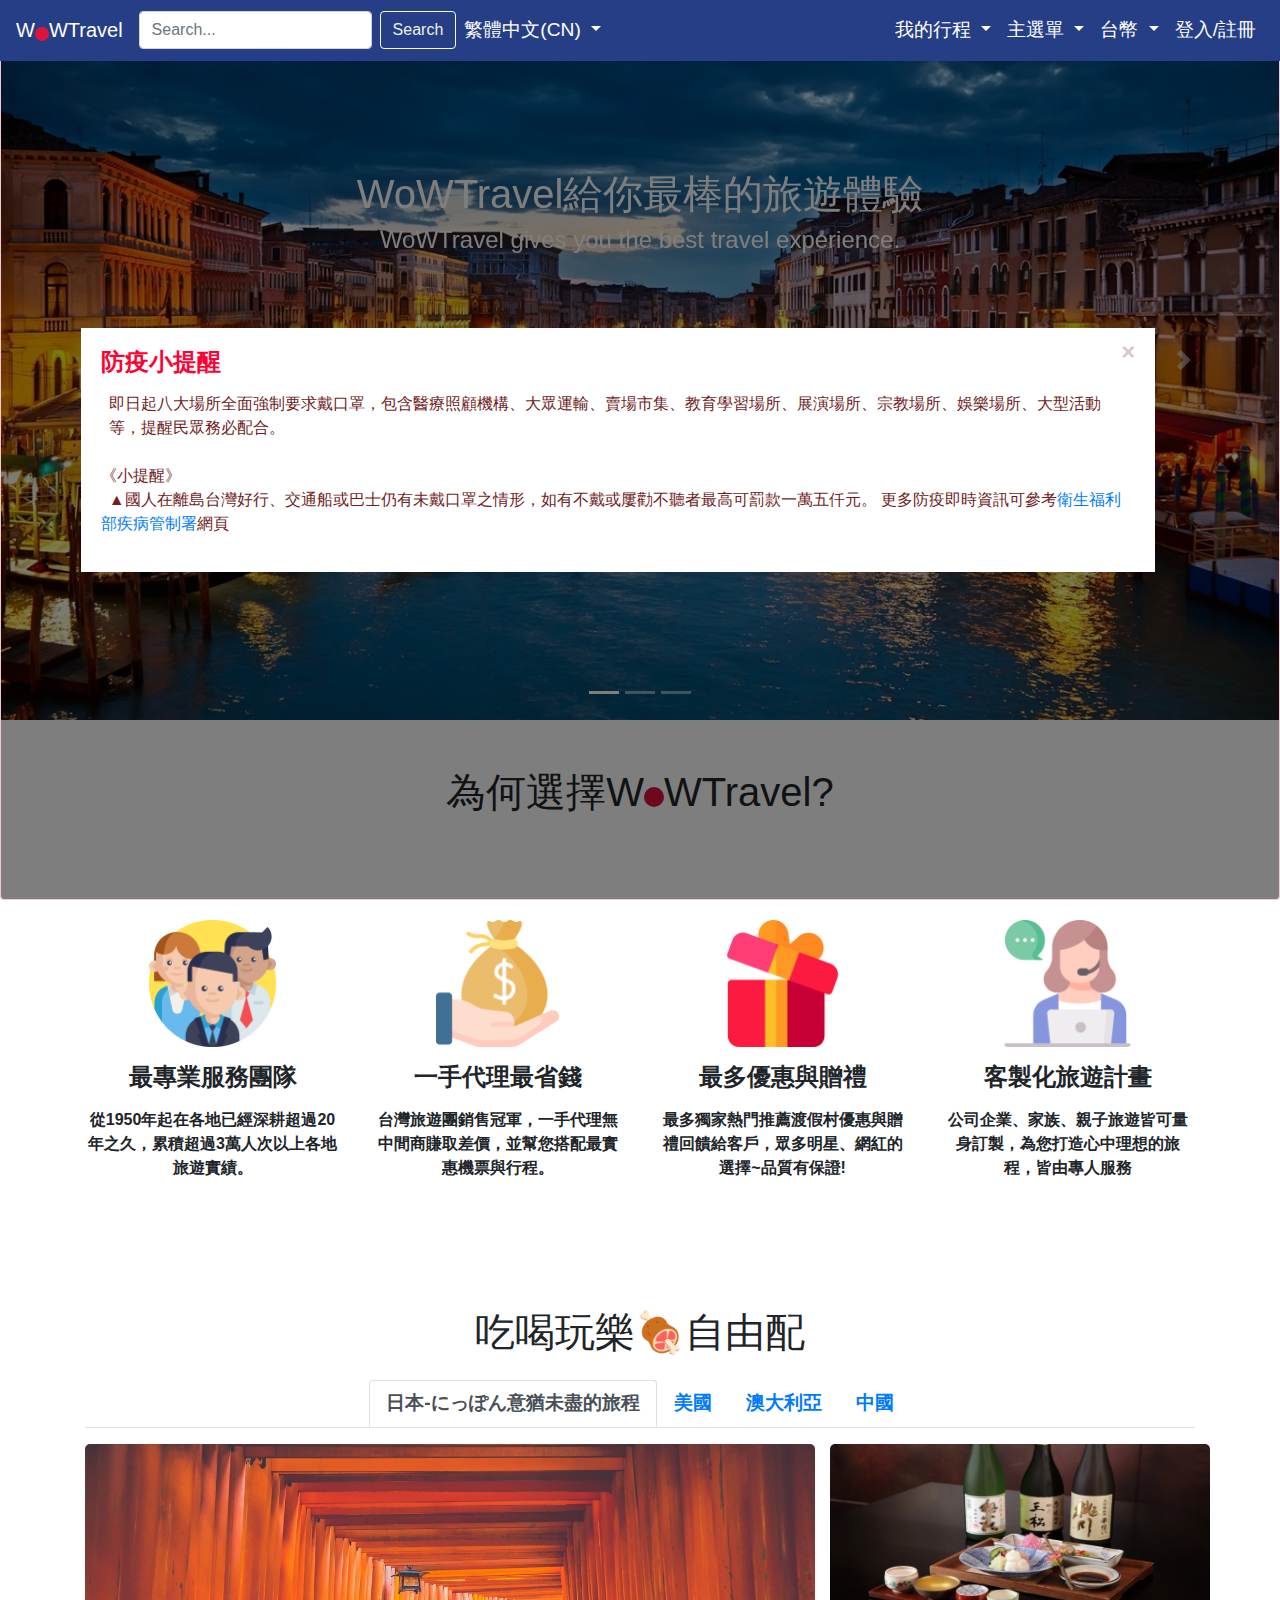
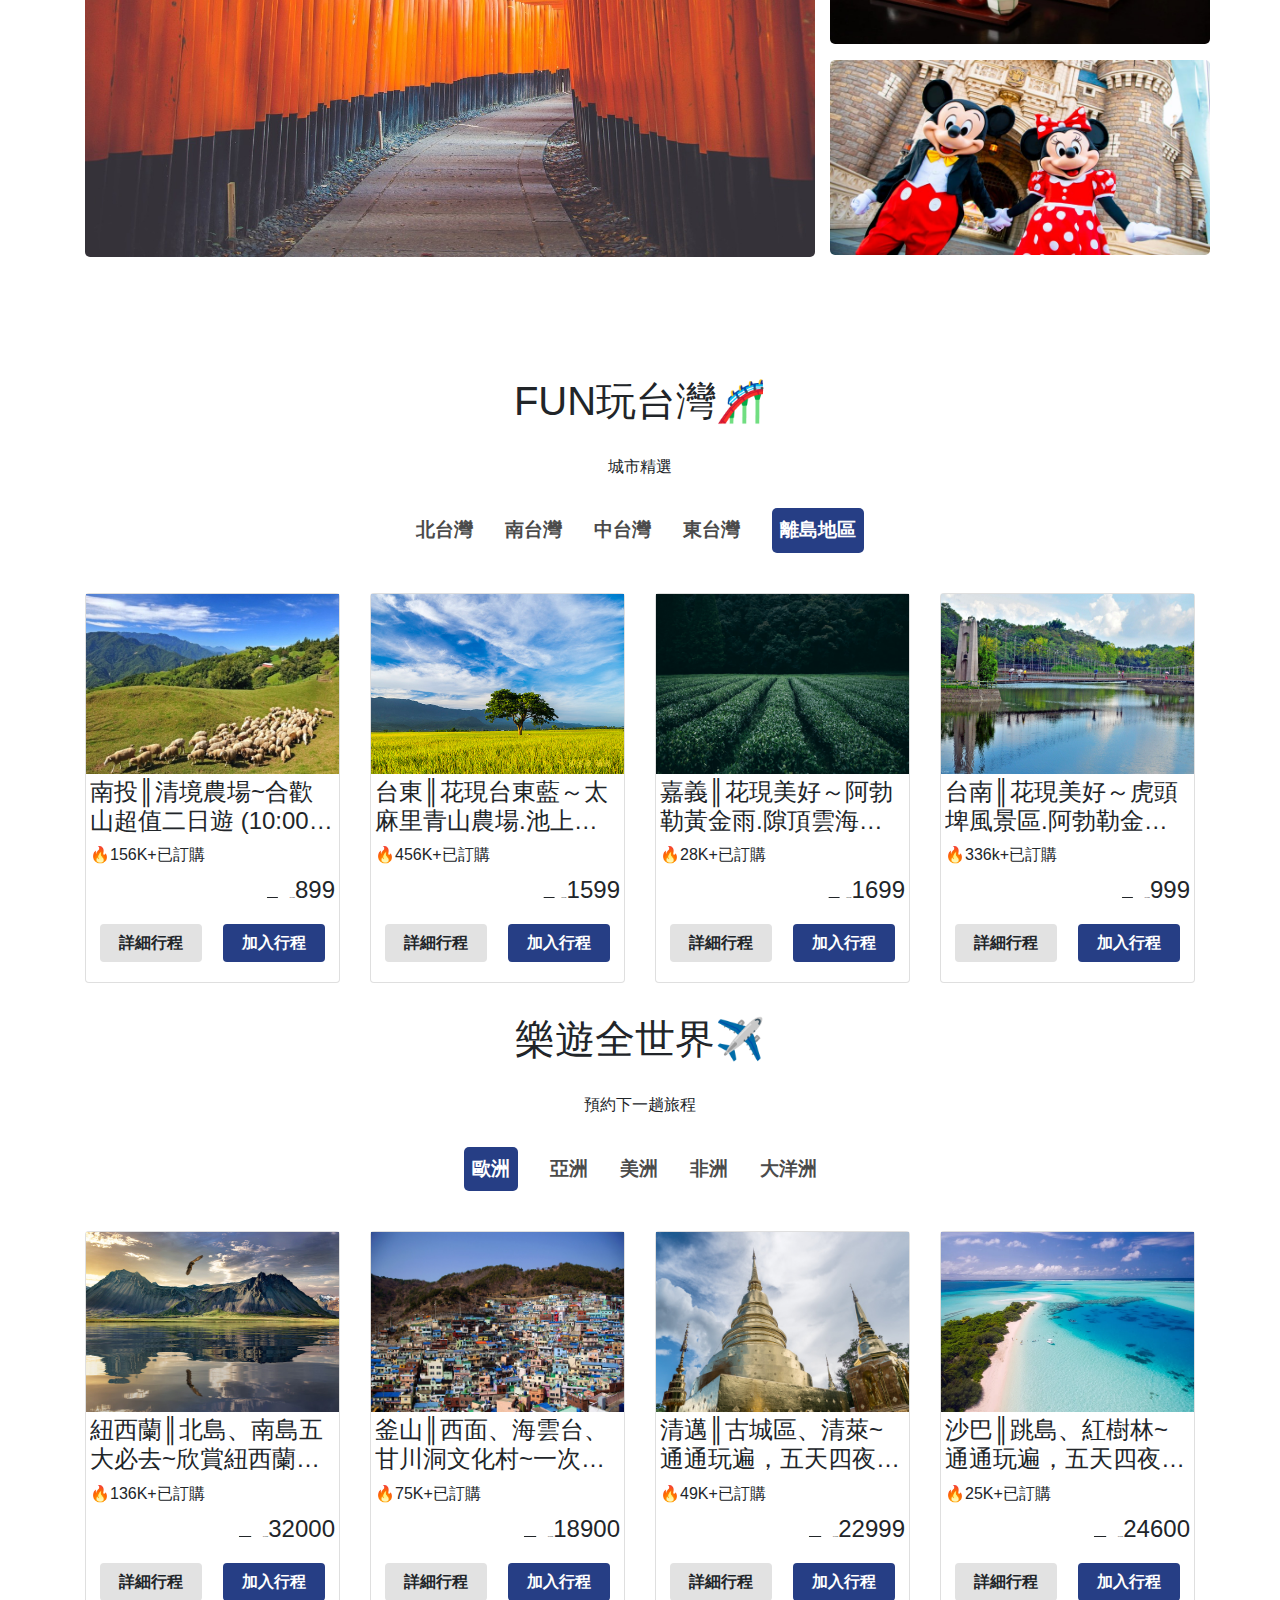
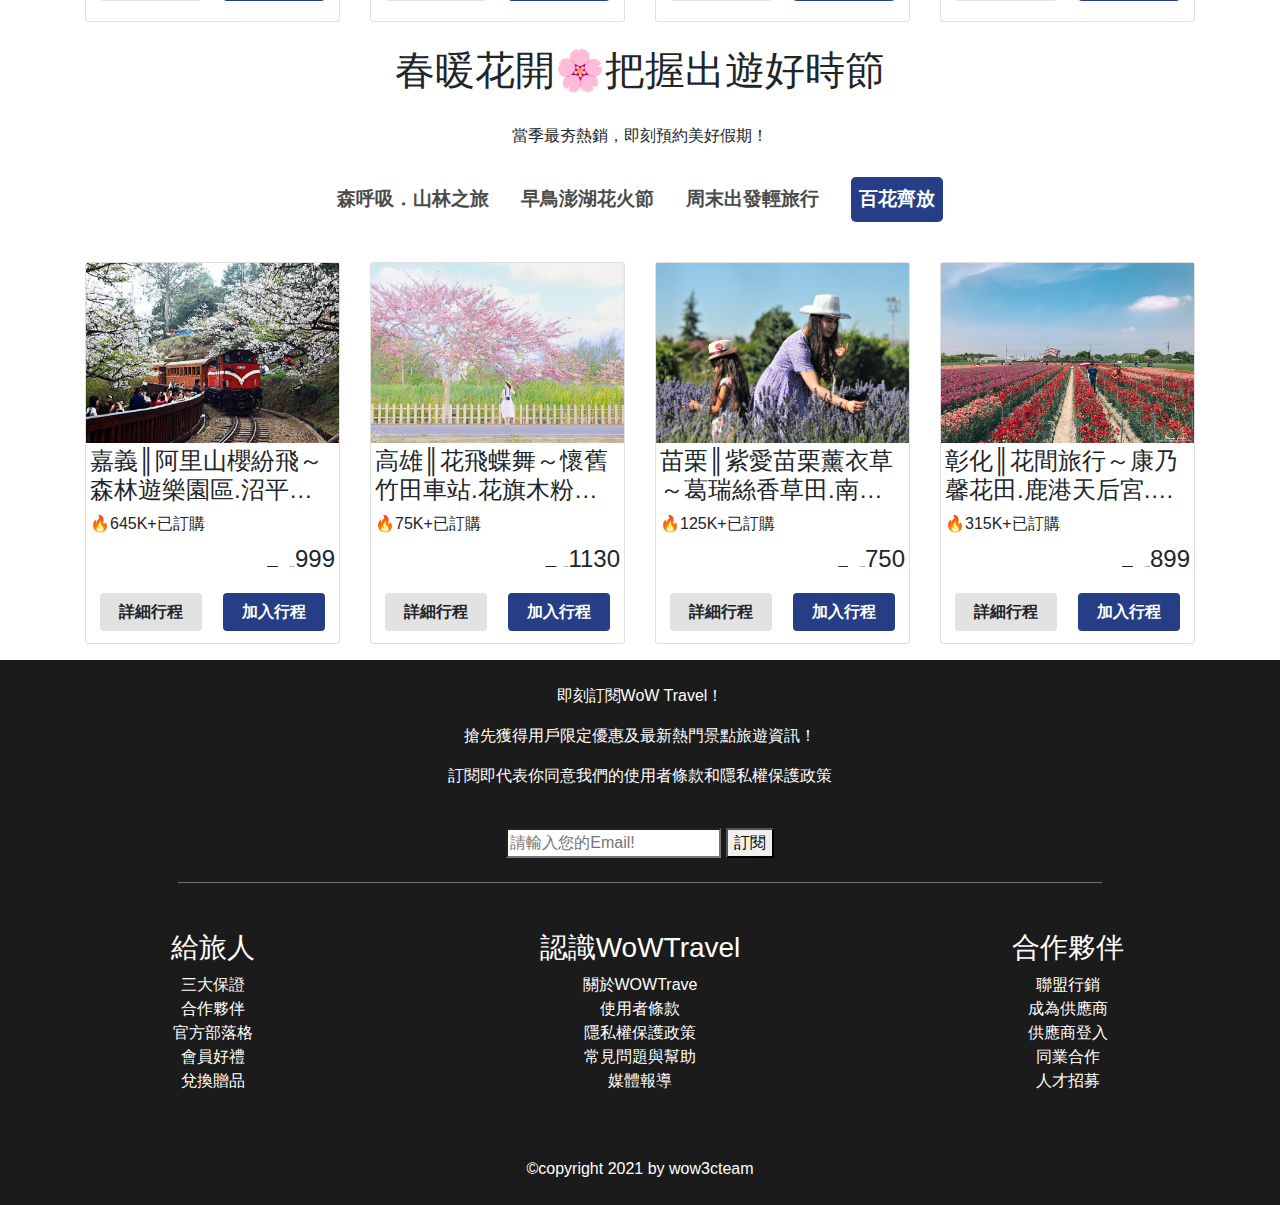
<file: index.html>
<!doctype html>
<html lang="en">

<head>
    <link rel="Shortcut Icon" type="image/x-icon" href="./page/jp/icon/wow_travel.ico">
    <title>WoWTravel</title>
    <!-- Required meta tags -->
    <meta charset="utf-8">
    <meta name="viewport" content="width=device-width, initial-scale=1, shrink-to-fit=no">

    <!-- Bootstrap CSS -->
    <link rel="stylesheet" href="https://stackpath.bootstrapcdn.com/bootstrap/4.3.1/css/bootstrap.min.css" integrity="sha384-ggOyR0iXCbMQv3Xipma34MD+dH/1fQ784/j6cY/iJTQUOhcWr7x9JvoRxT2MZw1T" crossorigin="anonymous">
    <link rel="stylesheet" href="https://cdnjs.cloudflare.com/ajax/libs/font-awesome/5.15.3/css/all.min.css" integrity="sha512-iBBXm8fW90+nuLcSKlbmrPcLa0OT92xO1BIsZ+ywDWZCvqsWgccV3gFoRBv0z+8dLJgyAHIhR35VZc2oM/gI1w==" crossorigin="anonymous" />
    <link rel="stylesheet" href="./css/common.css" />
    <script src="https://ajax.googleapis.com/ajax/libs/jquery/3.6.0/jquery.min.js"></script>

    <style>
        .full-screen {
            position: fixed;
            top: 0;
            left: 0;
            width: 100%;
            height: 100%;
            z-index: 20;
            background-color: rgba(0, 0, 0, 0.507);
            display: flex;
            justify-content: center;
            align-items: center;
        }
        
        .full-screen .text {
            width: 90%;
            height: fit-content;
            background-color: rgb(255, 255, 255);
            padding: 20px;
            position: relative;
        }
        /* nav */
        
        .logo {
            display: flex;
            align-items: center
        }
        
        .bg-color {
            background-color: rgb(38, 62, 133);
        }
        
        .btn-outline-success {
            color: #ecf1ed;
            border-color: #f8faf9;
        }
        /* carousel */
        
        .carousel_text {
            color: rgb(22, 22, 22);
        }
        
        .carousel-caption {
            margin-top: 150px;
            position: absolute;
            top: 0;
            display: flex;
            align-items: center;
            height: 100%;
        }
        /* aside */
        
        .circle {
            width: 20px;
            height: 20px;
            border-radius: 50%;
            background-color: crimson;
            margin-top: 10px;
            margin-bottom: 0;
            animation: logoactive 5s 2s infinite;
        }
        
        @keyframes logoactive {
            0% {
                border-radius: 0%;
            }
            100% {
                border-radius: 50%;
            }
        }
        /* artical */
        
        #us span,
        #au span,
        #ch span {
            display: none;
        }
        
        .jp_item,
        .jp_item_sm,
        .au_item,
        .au_item_sm,
        .us_item,
        .us_item_sm,
        .ch_item {
            position: relative;
        }
        
        .jp_text,
        .au_text,
        .us_text,
        .ch_text {
            bottom: 0;
            content: '';
            left: 1em;
            opacity: 0;
            position: absolute;
            right: 1em;
            top: 0;
            background: rgba(68, 68, 68, 0.6);
            color: #ffffff;
            opacity: 0;
            text-align: center;
        }
        
        .us_text_sm,
        .jp_text_sm,
        .au_text_sm {
            bottom: 0;
            content: '';
            left: 0;
            opacity: 0;
            position: absolute;
            right: 0;
            top: 0;
            background: rgba(68, 68, 68, 0.6);
            color: #ffffff;
            opacity: 0;
            text-align: center;
        }
        
        .au_item:hover .au_text,
        .au_item_sm:hover .au_text_sm,
        .jp_item_sm:hover .jp_text_sm,
        .jp_item:hover .jp_text,
        .us_item_sm:hover .us_text_sm,
        .us_item:hover .us_text,
        .ch_item:hover .ch_text {
            opacity: 1;
        }
        
        .au_text h2,
        .jp_text h2,
        .us_text h2,
        .ch_text h2 {
            margin-top: 3.3em;
        }
        
        .au_text a,
        .au_text_sm a,
        .jp_text_sm a,
        .jp_text a,
        .us_text_sm a,
        .us_text a,
        .ch_text a {
            color: #ffffff;
        }
        /* section */
        
        .list a {
            font-size: 1.2em;
            text-decoration: none;
            color: rgb(75, 75, 75);
            font-weight: bold;
        }
        
        .list_ex {
            font-size: 1.2em;
            text-decoration: none;
            color: rgb(255, 255, 255);
            font-weight: bold;
            background-color: rgb(38, 62, 133);
            border-radius: 5px;
            transition: all .7s 0s ease;
        }
        
        .list a:hover {
            color: rgb(245, 236, 107);
        }
        
        .list_ex:hover {
            color: rgb(38, 62, 133);
            background-color: rgb(247, 239, 140);
            text-decoration: none;
        }
        
        .nav a {
            font-weight: bolder;
            font-size: larger;
        }
        
        .title-card {
            display: -webkit-box;
            -webkit-line-clamp: 2;
            overflow: hidden;
            -webkit-box-orient: vertical;
        }
        
        #hot {
            font-size: 1em;
            margin: 5px 0px;
        }
        
        .add-to-cart {
            background-color: rgb(38, 62, 133);
            color: white;
            cursor: pointer;
        }
        
        .add-to-cart:hover {
            color: rgb(38, 62, 133);
            background-color: rgb(247, 239, 140);
        }
        
        .btn-left {
            background-color: rgb(226, 226, 226);
            transition: all 0.3s 0s ease
        }
    </style>
    <script>
        // GoTop
        $(document).ready(function() {
            $("#goTop").click(function() {
                $("html,body").animate({
                    scrollTop: 0
                }, 'slow');
                return false;
            });

            $(window).scroll(function() {
                if ($(this).scrollTop() > 830) {
                    $('#goTop').fadeIn(500);
                } else {
                    $('#goTop').fadeOut(500);
                }
            });

            // 加入行程
            var sum = 0;
            var money = 0;


            // 計算行程總金額
            $(".add-to-cart").click(function() {
                money = parseInt($(this).val());
                var thousands = "";
                var text = "";
                var idNameArr = "";
                var idName = "";

                if ($(this).text() === "加入行程") {
                    $(this).text("✔ 已加入");
                    sum += money;
                    thousands = sum.toString();
                    $(".result").text(thousands);

                    idNameArr = $(this).parents(".text_item").find(".title-card").text().split('║');
                    text = "<a id='" + idNameArr[0] + "' class='dropdown-item'>" + idNameArr[0] + " $" + money + "</a>";

                    $(".money").before(text);
                } else if ($(this).text() == "✔ 已加入") {
                    $(this).text("加入行程");
                    sum -= money;
                    thousands = sum.toLocaleString();
                    $(".result").text(thousands);

                    idNameArr = $(this).parents(".text_item").find(".title-card").text().split('║');
                    idName = "#" + idNameArr[0];
                    $(idName).remove();
                } else {
                    $(".result").text("有內鬼，終止交易！");
                }
            });

            //article

            $("#us").click(function() {
                $(".nav-link span").hide();
                $(".us-show").show();
            });
            $("#ch").click(function() {
                $(".nav-link span").hide();
                $(".ch-show").show()
            });
            $("#au").click(function() {
                $(".nav-link span").hide();
                $(".au-show").show()
            });
            $("#jp").click(function() {
                $(".nav-link span").hide();
                $(".jp-show").show();
            });

        });
    </script>
</head>

<body class="container-fluid m-0 p-0">
    <a href="#" id="goTop">
        <i class="fas fa-angle-double-up"></i>
    </a>

    <!-- nav -->

    <div class="full-screen alert alert-danger alert-dismissible fade show" role="alert">
        <div class="text">
            <div class="close"> <button type="button" class="close" data-dismiss="alert" aria-label="Close">
                    <span aria-hidden="true">&times;</span>
                </button></div>
            <h4 class='font-weight-bold' style="color: rgb(255, 0, 51);">防疫小提醒</h4>
            <p class='p-2'>即日起八大場所全面強制要求戴口罩，包含<span>醫療照顧機構、大眾運輸、賣場市集、教育學習場所、展演場所、宗教場所、娛樂場所、大型活動</span>等，提醒民眾務必配合。
            </p>
            <p>《小提醒》</br><span class='p-2'>▲國人在離島台灣好行、交通船或巴士仍有未戴口罩之情形，如有不戴或屢勸不聽者最高可罰款一萬五仟元。 更多防疫即時資訊可參考<a
                        href="https://www.cdc.gov.tw/">衛生福利部疾病管制署</a>網頁</span></p>
        </div>
    </div>

    <nav class="navbar navbar-expand-lg bg-color navbar-dark fixed-top">
        <a class="navbar-brand d-flex justify-content-center" href="./index.html">W<div class="logo">
            <div class='nav_circle'></div>
        </div>WTravel</a>

        <button class="navbar-toggler" type="button" data-toggle="collapse" data-target="#navbarSupportedContent" aria-controls="navbarSupportedContent" aria-expanded="false" aria-label="Toggle navigation">
            <span class="navbar-toggler-icon"></span>
        </button>


        <div class=" collapse navbar-collapse " id="navbarSupportedContent">
            <form class="form-inline my-2 my-lg-0">
                <input class="form-control mr-sm-2" type="search" placeholder="Search..." aria-label="Search">
                <button class="btn btn-outline-success my-2 my-sm-0" type="submit">Search</button>
            </form>
            <ul class="navbar-nav mr-auto navbar-nav-scroll">
                <li class="nav-item dropdown ">
                    <a class="nav-link dropdown-toggle" href="#" id="navbarDropdown" role="button" data-toggle="dropdown" aria-haspopup="true" aria-expanded="false">
                        繁體中文(CN)
                    </a>
                    <div class="dropdown-menu" aria-labelledby="navbarDropdown">
                        <a class="dropdown-item" href="#">ไทย</a>
                        <a class="dropdown-item" href="#">English</a>
                        <a class="dropdown-item" href="#">日本語</a>
                        <a class="dropdown-item" href="#">한국어</a>
                    </div>
                </li>
            </ul>
            <ul class="navbar-nav ml-auto navbar-nav-scroll">
                <li class="nav-item dropdown">
                    <a class="myCart nav-link dropdown-toggle" href="#" id="navbarDropdown" role="button" data-toggle="dropdown" aria-haspopup="true" aria-expanded="false" style="color:white">
                        我的行程
                    </a>
                    <div class="myCartList dropdown-menu " aria-labelledby="navbarDropdown">

                        <a class="money dropdown-item">
                            <span class="text-muted">TWD&nbsp;</span>
                            <span class="result">0</span>
                        </a>
                        <a class="dropdown-item text-right" href="./page/jp/list/index.html">去結帳</a>
                    </div>
                </li>
                <li class="nav-item dropdown">
                    <a class="nav-link dropdown-toggle" href="#" id="navbarDropdown" role="button" data-toggle="dropdown" aria-haspopup="true" aria-expanded="false">
                        主選單
                    </a>
                    <div class="dropdown-menu" aria-labelledby="navbarDropdown">
                        <a class="dropdown-item" href="#">最新消息</a>
                        <a class="dropdown-item" href="#">國內自由行</a>
                        <a class="dropdown-item" href="#">國外自由行</a>
                        <a class="dropdown-item" href="#">常見問題</a>
                    </div>
                </li>
                <li class="nav-item dropdown">
                    <a class="nav-link dropdown-toggle" href="#" id="navbarDropdown" role="button" data-toggle="dropdown" aria-haspopup="true" aria-expanded="false">
                        台幣
                    </a>
                    <div class="dropdown-menu" aria-labelledby="navbarDropdown">
                        <a class="dropdown-item" href="#">£英鎊</a>
                        <a class="dropdown-item" href="#">$美元</a>
                        <a class="dropdown-item" href="#">₩韓元</a>
                        <a class="dropdown-item" href="#">¥日幣</a>
                    </div>
                </li>

                <li class="nav-item active">
                    <a class="nav-link" href="#">登入/註冊 <span class="sr-only">(current)</span></a>
                </li>
            </ul>
        </div>
    </nav>


    <!-- carousel -->

    <div id="carouselExampleIndicators" class="carousel slide" data-ride="carousel">
        <ol class="carousel-indicators">
            <li data-target="#carouselExampleIndicators" data-slide-to="0" class="active"></li>
            <li data-target="#carouselExampleIndicators" data-slide-to="1"></li>
            <li data-target="#carouselExampleIndicators" data-slide-to="2"></li>
        </ol>
        <div class="carousel-inner">
            <div class="carousel-item active">
                <img src="image/world_eu.jpg" class="d-block w-100" alt="...">
                <div class="carousel-caption d-none d-md-block">
                    <h1>WoWTravel給你最棒的旅遊體驗</h1>
                    <h4>WoWTravel gives you the best travel experience.</h4>
                </div>
            </div>
            <div class="carousel-item">
                <img src="image/bg_beach.jpg" class="d-block w-100" alt="...">
                <div class="carousel-caption d-none d-md-block ">
                    <h1 class='carousel_text mt-5'>全世界最棒的旅遊體驗</br>
                        帶你深入探索有趣又獨特的旅遊體驗行程</h1>
                    <h4 class='carousel_text'>WoWTravel gives you the best travel experience.</h4>
                </div>
            </div>
            <div class="carousel-item">
                <img src="image/bd_london.jpg" class="d-block w-100" alt="...">
                <div class="carousel-caption d-none d-md-block">
                    <h2>全世界最棒的旅遊體驗</br>
                        帶你深入探索有趣又獨特的旅遊體驗行程</h2>
                    <h4>WoWTravel gives you the best travel experience.</h4>
                </div>
            </div>
        </div>
        <a class="carousel-control-prev" href="#carouselExampleIndicators" role="button" data-slide="prev">
            <span class="carousel-control-prev-icon" aria-hidden="true"></span>
            <span class="sr-only">Previous</span>
        </a>
        <a class="carousel-control-next" href="#carouselExampleIndicators" role="button" data-slide="next">
            <span class="carousel-control-next-icon" aria-hidden="true"></span>
            <span class="sr-only">Next</span>
        </a>
    </div>

    <!-- aside -->

    <aside class="container">
        <div class="row my-5">
            <h1 class="col-12  d-flex justify-content-center">為何選擇W
                <div class="logo">
                    <div class='circle'></div>
                </div>WTravel?

            </h1>
        </div>
        <div class="row justify-content-center">
            <div class="col-6 col-md-3  my-5 pb-5">
                <img src="icon/teamwork.png" class="rounded mx-auto d-block w-50" alt="...">
                <div class="text h4 my-3 text-center font-weight-bold">最專業服務團隊</div>
                <div class="aside_text p my-2 text-center font-weight-bold">從1950年起在各地已經深耕超過20年之久，累積超過3萬人次以上各地旅遊實績。
                </div>
            </div>
            <div class="col-6 col-md-3 my-5">
                <img src="icon/salary.png" class="rounded mx-auto d-block w-50" alt="...">
                <div class="text h4 my-3 text-center font-weight-bold">一手代理最省錢</div>
                <div class="aside_text p my-2 text-center font-weight-bold">台灣旅遊團銷售冠軍，一手代理無中間商賺取差價，並幫您搭配最實惠機票與行程。</div>
            </div>
            <div class="col-6 col-md-3 my-5">
                <img src="icon/gift-box (2).png" class="rounded mx-auto d-block w-50" alt="...">
                <div class="text h4 my-3 text-center font-weight-bold">最多優惠與贈禮</div>
                <div class="aside_text p my-2 text-center font-weight-bold">最多獨家熱門推薦渡假村優惠與贈禮回饋給客戶，眾多明星、網紅的選擇~品質有保證!
                </div>
            </div>
            <div class="col-6 col-md-3  my-5">
                <img src="icon/customer-service.png" class="rounded mx-auto d-block w-50" alt="...">
                <div class="text h4 my-3 text-center font-weight-bold">客製化旅遊計畫</div>
                <div class="aside_text p my-2 text-center font-weight-bold">公司企業、家族、親子旅遊皆可量身訂製，為您打造心中理想的旅程，皆由專人服務</div>
            </div>
        </div>
    </aside>


    <!-- article -->

    <article class="container my-4 pb-5">
        <div class="row justify-content-center my-3 ">
            <div class="text h1">吃喝玩樂🍖自由配</div>
        </div>

        <div class="nav nav-tabs d-flex justify-content-center " id="navTab" role="tablist">
            <a class="nav-link active" data-toggle='tab' id='jp' aria-current="page" href="#jpTab">日本<span
                    class='jp-show'>-にっぽん意猶未盡的旅程</span></a>
            <a class="nav-link " data-toggle='tab' id='us' href="#usTab">美國<span
                    class='us-show'>-精彩freestyle🏈</span></a>
            <a class="nav-link" data-toggle='tab' id='au' href="#auTab">澳大利亞<span class='au-show'>-🐨探訪奇珍異獸</span></a>
            <a class="nav-link" data-toggle='tab' id='ch' href="#chTab">中國<span class='ch-show'>-曠古悠久的秘史探索📷</span></a>
        </div>
        <div class="tab-content mb-5" id="myTabContent">
            <div class="tab-pane fade show active" id="jpTab" role="tabpanel" aria-labelledby="jp-tab">
                <div class="row ">
                    <div class="jp_item col-12 col-md-8 mt-3">
                        <img src="./image/torii.jpg" class='jp_img' style="width: 100%;height: 413px;border-radius: 5PX;">
                        <div class="jp_text">
                            <h2>日本特輯</h2>
                            <a href='./page/jp/index.html'>
                                <p>#必逛景點</p>
                            </a>
                        </div>
                    </div>
                    <div class=" d-none d-md-block col-md-4 mt-3 ">
                        <div class="row jp_item_sm "><img src="./image//japanfood.jpg" style="width: 100%;height: 200px;border-radius: 5PX;">
                            <div class="jp_text_sm">
                                <h2 class='mt-5'>日本特輯</h2>
                                <a href='./page/jp/index.html#local_snacks'>
                                    <p>#日本必吃</p>
                                </a>
                            </div>
                        </div>
                        <div class="row mt-3 jp_item_sm"><img src="./image/micky.jpg" style="width: 100%;height: 195px;border-radius: 5PX;">
                            <div class="jp_text_sm">
                                <h2 class='mt-5'>日本特輯</h2>
                                <a href='./page/jp/index.html#theme_park'>
                                    <p>#經典樂園</p>
                                </a>
                            </div>
                        </div>
                    </div>

                </div>
            </div>
            <div class="tab-pane fade" id="usTab" role="tabpanel" aria-labelledby="us-tab">
                <div class="row ">
                    <div class="col-12 col-md-4 mt-3 us_item">
                        <img src="./image/queen-of-liberty.jpg" style="width: 100%;height: 413px;border-radius: 5PX;">
                        <div class="us_text">
                            <h2>美國特輯</h2>
                            <a href='#'>
                                <p>#紐約必窺</p>
                            </a>
                        </div>
                    </div>
                    <div class="col-md-4  d-none d-md-block mt-3">
                        <div class="row us_item_sm"><img src="./image/hollywood.jpg" style="width: 100%;height: 200px;border-radius: 5PX;">
                            <div class="us_text_sm">
                                <h2 class='mt-5'>美國特輯</h2>
                                <a href='#'>
                                    <p>#賭神同行</p>
                                </a>
                            </div>
                        </div>
                        <div class="row mt-3 us_item_sm"><img src="./image/las-vegas.jpg" style="width: 100%;height: 195px;border-radius: 5PX;">
                            <div class="us_text_sm">
                                <h2 class='mt-5'>美國特輯</h2>
                                <a href='#'>
                                    <p>#星光大道</p>
                                </a>
                            </div>
                        </div>
                    </div>

                    <div class="d-none d-md-block col-md-4 mt-3 us_item">
                        <img src="./image/san-francisco.jpg" style="width: 100%;height: 413px;border-radius: 5PX;">
                        <div class="us_text">
                            <h2>美國特輯</h2>
                            <a href='#'>
                                <p>#灣邊之城</p>
                            </a>
                        </div>
                    </div>

                </div>
            </div>
            <div class="tab-pane fade" id="auTab" role="tabpanel" aria-labelledby="au-tab">
                <div class="row ">
                    <div class="col-4 d-none d-md-block mt-3">
                        <div class="row au_item_sm"><img src="./image/koala-australia.jpg" style="width: 100%;height: 200px;border-radius: 5PX;">
                            <div class="au_text_sm">
                                <h2 class='mt-5'>澳洲特輯</h2>
                                <a href='#'>
                                    <p>#特產動物</p>
                                </a>
                            </div>
                        </div>
                        <div class="row mt-3 au_item_sm"><img src="./image/Uluru.jpg" style="width: 100%;height: 195px;border-radius: 5PX;">
                            <div class="au_text_sm">
                                <h2 class='mt-5'>澳洲特輯</h2>
                                <a href='#'>
                                    <p>#電影採點</p>
                                </a>
                            </div>
                        </div>
                    </div>
                    <div class="col-12 col-md-8 mt-3 au_item">
                        <img src="./image/australia.jpg" style="width: 100%;height: 413px;border-radius: 5PX;">
                        <div class="au_text">
                            <h2>澳洲特輯</h2>
                            <a href='#'>
                                <p>#必逛景點</p>
                            </a>
                        </div>
                    </div>

                </div>
            </div>
            <div class="tab-pane fade" id="chTab" role="tabpanel" aria-labelledby="ch-tab">
                <div class="row ">
                    <div class="col-md-4 d-none d-md-block mt-3 ch_item">
                        <img src="./image/Beijing.jpg" style="width: 100%;height: 413px;border-radius: 5PX;">
                        <div class="ch_text">
                            <h2>中國特輯</h2>
                            <a href='#'>
                                <p>#世界遺產</p>
                            </a>
                        </div>
                    </div>
                    <div class="col-md-4 mt-3 d-none d-md-block  ch_item">
                        <img src="./image/Xinjiang.jpg" style="width: 100%;height: 413px;border-radius: 5PX;">
                        <div class="ch_text">
                            <h2>中國特輯</h2>
                            <a href='#'>
                                <p>#蒙古風情</p>
                            </a>
                        </div>
                    </div>
                    <div class="col-12 col-md-4 mt-3 ch_item ">
                        <img src="./image/shanghai.jpg" style="width: 100%;height: 413px;border-radius: 5PX;">
                        <div class="ch_text">
                            <h2>中國特輯</h2>
                            <a href='#'>
                                <p>#上海風情</p>
                            </a>
                        </div>
                    </div>

                </div>
            </div>
        </div>
    </article>

    <!-- section -->

    <section class="container">

        <div class="row justify-content-center my-2 ">
            <div class="text h1">FUN玩台灣🎢</div>
        </div>
        <div class="row d-flex justify-content-center mt-4">
            <h6>城市精選</h6>
        </div>
        <div class='row d-flex justify-content-center my-4'>
            <div class="list mx-2 p-2"><a href="">北台灣</a></div>
            <div class="list mx-2 p-2"><a href="">南台灣</a></div>
            <div class="list mx-2 p-2"><a href="">中台灣</a></div>
            <div class="list mx-2 p-2"><a href="">東台灣</a></div>
            <a class="list_ex mx-3 p-2" href="">離島地區</a>
        </div>


        <div class="row">
            <div class="col-12 col-md-3 my-3">
                <div class="card card-block">
                    <img src="./image/Cingjing-1.jpg" style="width: 100%;height: 180px;">
                    <div class='text_item p-1'>
                        <h4 class='title-card'>南投║清境農場~合歡山超值二日遊 (10:00 天天出發)</h4>
                        <p id='hot'>🔥156K+已訂購</p>
                        <p class='text-right' style='font-size: 1.5em;'> <del style='font-size: 0.1em;padding: 0px 5px;'>TWD1299</del> <span style='font-size: 0.1em;'>TWD</span>899</p>
                        <p class="card-text d-flex justify-content-around align-items-end mb-3">
                            <a href="./page/tw/index.html" class="btn btn-left col-5 text-decoration-none font-weight-bold ">詳細行程</a>
                            <button class="add-to-cart btn btn-right col-5 text-decoration-none font-weight-bold" value=899>加入行程</button>
                        </p>

                    </div>
                </div>
            </div>
            <div class="col-12 col-md-3 my-3">
                <div class="card card-block">
                    <img src="./image/Taitung.jpg" style="width: 100%;height: 180px;">
                    <div class='text_item p-1'>
                        <h4 class='title-card'>台東║花現台東藍～太麻里青山農場.池上伯朗大道.日式鹿野神社.娜路彎銀河行館2日</h4>
                        <p id='hot'>🔥456K+已訂購</p>
                        <p class='text-right' style='font-size: 1.5em;'> <del style='font-size: 0.1em;padding: 0px ;'>TWD1999</del> <span style='font-size: 0.1em;'>TWD</span>1599</p>
                        <p class="card-text d-flex justify-content-around align-items-end mb-3">
                            <a href="./page/tw/index.html" class="btn btn-left col-5 text-decoration-none font-weight-bold ">詳細行程</a>
                            <button class="add-to-cart btn btn-right col-5 text-decoration-none font-weight-bold" value='1599'>加入行程</button>
                        </p>
                    </div>
                </div>
            </div>
            <div class="col-12 col-md-3 my-3">
                <div class="card card-block">
                    <img src="./image/chiayi.jpg" style="width: 100%;height: 180px;">
                    <div class='text_item p-1'>
                        <h4 class='title-card'>嘉義║花現美好～阿勃勒黃金雨.隙頂雲海茶霧道.糖廠森林之歌.智選假日酒店2日</h4>
                        <p id='hot'>🔥28K+已訂購</p>
                        <p class='text-right' style='font-size: 1.5em;'> <del style='font-size: 0.1em;padding: 0px ;'>TWD2599</del> <span style='font-size: 0.1em;'>TWD</span>1699</p>
                        <p class="card-text d-flex justify-content-around align-items-end mb-3">
                            <a href="./page/tw/index.html" class="btn btn-left col-5 text-decoration-none font-weight-bold ">詳細行程</a>
                            <button class="add-to-cart btn btn-right col-5 text-decoration-none font-weight-bold" value='1699'>加入行程</button>
                        </p>
                    </div>
                </div>
            </div>
            <div class="col-12 col-md-3 my-3">
                <div class="card card-block">
                    <img src="./image/tainan.jpg" style="width: 100%;height: 180px;">
                    <div class='text_item p-1'>
                        <h4 class='title-card'>台南║花現美好～虎頭埤風景區.阿勃勒金色步道.關廟鳳梨體驗.大目降文化園區1日</h4>
                        <p id='hot'>🔥336k+已訂購</p>
                        <p class='text-right' style='font-size: 1.5em;'> <del style='font-size: 0.1em;padding: 0px 5px;'>TWD1200</del> <span style='font-size: 0.1em;'>TWD</span>999</p>
                        <p class="card-text d-flex justify-content-around align-items-end mb-3">
                            <a href="./page/tw/index.html" class="btn btn-left col-5 text-decoration-none font-weight-bold ">詳細行程</a>
                            <button class="add-to-cart btn btn-right col-5 text-decoration-none font-weight-bold" value='999'>加入行程</button>
                        </p>
                    </div>
                </div>
            </div>
        </div>

    </section>
    <section class="container ">
        <div class="row justify-content-center my-3 ">
            <div class="text h1">樂遊全世界✈️</div>
        </div>
        <div class="row d-flex justify-content-center mt-4">
            <h6>預約下一趟旅程</h6>
        </div>
        <div class='row d-flex justify-content-center my-4'>
            <a class="list_ex mx-3 p-2" href="">歐洲</a>
            <div class="list mx-2 p-2"><a href="">亞洲</a></div>
            <div class="list mx-2 p-2"><a href="">美洲</a></div>
            <div class="list mx-2 p-2"><a href="">非洲</a></div>
            <div class="list mx-2 p-2"><a href="">大洋洲</a></div>
        </div>
        <div class="row">
            <div class="col-12 col-md-3 my-3">
                <div class="card">
                    <img src="./image/new-zealand-1450672_1280.jpg" style="width: 100%;height: 180px;">
                    <div class='text_item p-1'>
                        <h4 class='title-card'>紐西蘭║北島、南島五大必去~欣賞紐西蘭渾然天成的美景</h4>
                        <p id='hot'>🔥136K+已訂購</p>
                        <p class='text-right' style='font-size: 1.5em;'> <del style='font-size: 0.1em;padding: 0px 5px;'>TWD39800</del> <span style='font-size: 0.1em;'>TWD</span>32000</p>
                        <p class="card-text d-flex justify-content-around align-items-end mb-3">
                            <a href="./page/tw/index.html" class="btn btn-left col-5 text-decoration-none font-weight-bold ">詳細行程</a>
                            <button class="add-to-cart btn btn-right col-5 text-decoration-none font-weight-bold" value='32000'>加入行程</button>
                        </p>
                    </div>

                </div>
            </div>
            <div class="col-12 col-md-3 my-3">
                <div class="card ">
                    <img src="./image/Busan.jpg" style="width: 100%;height: 180px;">
                    <div class='text_item p-1'>
                        <h4 class='title-card'>釜山║西面、海雲台、甘川洞文化村~一次玩透！四天三夜行程規劃</h4>
                        <p id='hot'>🔥75K+已訂購</p>
                        <p class='text-right' style='font-size: 1.5em;'> <del style='font-size: 0.1em;padding: 0px 5px;'>TWD22800</del> <span style='font-size: 0.1em;'>TWD</span>18900</p>
                        <p class="card-text d-flex justify-content-around align-items-end mb-3">
                            <a href="./page/Korea/list/index.html" class="btn btn-left col-5 text-decoration-none font-weight-bold ">詳細行程</a>
                            <button class="add-to-cart btn btn-right col-5 text-decoration-none font-weight-bold" value='18900'>加入行程</button>
                        </p>
                    </div>
                </div>
            </div>
            <div class="col-12 col-md-3 my-3">
                <div class="card">
                    <img src="./image/Chiang Mai.jpg" style="width: 100%;height: 180px;">
                    <div class='text_item p-1'>
                        <h4 class='title-card'>清邁║古城區、清萊~通通玩遍，五天四夜行程規劃</h4>
                        <p id='hot'>🔥49K+已訂購</p>
                        <p class='text-right' style='font-size: 1.5em;'> <del style='font-size: 0.1em;padding: 0px 5px;'>TWD28999</del> <span style='font-size: 0.1em;'>TWD</span>22999</p>
                        <p class="card-text d-flex justify-content-around align-items-end mb-3">
                            <a href="./page/tw/index.html" class="btn btn-left col-5 text-decoration-none font-weight-bold ">詳細行程</a>
                            <button class="add-to-cart btn btn-right col-5 text-decoration-none font-weight-bold" value='22999'>加入行程</button>
                        </p>
                    </div>
                </div>
            </div>
            <div class="col-12 col-md-3 my-3">
                <div class="card">
                    <img src="./image/Sabah.jpg" style="width: 100%;height: 180px;">
                    <div class='text_item p-1'>
                        <h4 class='title-card'>沙巴║跳島、紅樹林~通通玩遍，五天四夜行程規劃</h4>
                        <p id='hot'>🔥25K+已訂購</p>
                        <p class='text-right' style='font-size: 1.5em;'> <del style='font-size: 0.1em;padding: 0px 5px;'>TWD29800</del> <span style='font-size: 0.1em;'>TWD</span>24600</p>
                        <p class="card-text d-flex justify-content-around align-items-end mb-3">
                            <a href="./page/tw/index.html" class="btn btn-left col-5 text-decoration-none font-weight-bold ">詳細行程</a>
                            <button class="add-to-cart btn btn-right col-5 text-decoration-none font-weight-bold" value='24600'>加入行程</button>
                        </p>
                    </div>
                </div>
            </div>
        </div>
    </section>

    <section class="container ">
        <div class="row  justify-content-center my-2 ">
            <div class="text-center h1">春暖花開🌸把握出遊好時節</div>
        </div>
        <div class="row d-flex justify-content-center mt-4">
            <h6>當季最夯熱銷，即刻預約美好假期！</h6>
        </div>
        <div class='row d-flex justify-content-center my-4'>
            <div class="list mx-2 p-2"><a href="">森呼吸．山林之旅</a></div>
            <div class="list mx-2 p-2"><a href="">早鳥澎湖花火節</a></div>
            <div class="list mx-2 p-2"><a href="">周末出發輕旅行</a></div>
            <a class="list_ex mx-3 p-2" href="">百花齊放</a>

        </div>
        <div class="row">
            <div class="col-12 col-md-3 my-3">
                <div class="card">
                    <img src="./image/A-li-shan.jpg" style="width: 100%;height: 180px;">
                    <div class='text_item p-1'>
                        <h4 class='title-card'>嘉義║阿里山櫻紛飛～森林遊樂園區.沼平鐵道櫻花1日 </h4>
                        <p id='hot'>🔥645K+已訂購</p>
                        <p class='text-right' style='font-size: 1.5em;'> <del style='font-size: 0.1em;padding: 0px 5px;'>TWD1299</del> <span style='font-size: 0.1em;'>TWD</span>999</p>
                        <p class="card-text d-flex justify-content-around align-items-end mb-2">
                            <a href="./page/tw/index.html" class="btn btn-left col-5 text-decoration-none font-weight-bold ">詳細行程</a>
                            <button class="add-to-cart btn btn-right col-5 text-decoration-none font-weight-bold" value='999'>加入行程</button>
                        </p>
                    </div>
                </div>
            </div>
            <div class="col-12 col-md-3 my-3">
                <div class="card">
                    <img src="./image/Kaohsiung.jpg" style="width: 100%;height: 180px;">
                    <div class='text_item p-1'>
                        <h4 class='title-card'>高雄║花飛蝶舞～懷舊竹田車站.花旗木粉紅花林.六堆客家園區.美麗島光之穹頂2日 </h4>
                        <p id='hot'>🔥75K+已訂購</p>
                        <p class='text-right' style='font-size: 1.5em;'> <del style='font-size: 0.1em;padding: 0px ;'>TWD1590</del> <span style='font-size: 0.1em;'>TWD</span>1130</p>
                        <p class="card-text d-flex justify-content-around align-items-end mb-2">
                            <a href="./page/tw/index.html" class="btn btn-left col-5 text-decoration-none font-weight-bold ">詳細行程</a>
                            <button class="add-to-cart btn btn-right col-5 text-decoration-none font-weight-bold" value='1130'>加入行程</button>
                        </p>
                    </div>
                </div>
            </div>
            <div class="col-12 col-md-3 my-3">
                <div class="card ">
                    <img src="./image/Miaoli.jpg" style="width: 100%;height: 180px;">
                    <div class='text_item p-1'>
                        <h4 class='title-card'>苗栗║紫愛苗栗薰衣草～葛瑞絲香草田.南庄老街桂花巷.日新島水榭樓台1日</h4>
                        <p id='hot'>🔥125K+已訂購</p>
                        <p class='text-right' style='font-size: 1.5em;'> <del style='font-size: 0.1em;padding: 0px 5px;'>TWD999</del> <span style='font-size: 0.1em;'>TWD</span>750</p>
                        <p class="card-text d-flex justify-content-around align-items-end mb-2">
                            <a href="./page/tw/index.html" class="btn btn-left col-5 text-decoration-none font-weight-bold ">詳細行程</a>
                            <button class="add-to-cart btn btn-right col-5 text-decoration-none font-weight-bold" value='750'>加入行程</button>
                        </p>
                    </div>
                </div>
            </div>
            <div class="col-12 col-md-3 my-3">
                <div class="card">
                    <img src="./image/Dianthus.jpg" style="width: 100%;height: 180px;">
                    <div class='text_item p-1'>
                        <h4 class='title-card '>彰化║花間旅行～康乃馨花田.鹿港天后宮.田中蜜麻花.小鎮老街漫遊1日</h4>
                        <p id='hot'>🔥315K+已訂購</p>
                        <p class='text-right' style='font-size: 1.5em;'> <del style='font-size: 0.1em;padding: 0px 5px;'>TWD1288</del> <span style='font-size: 0.1em;'>TWD</span>899</p>
                        <p class="card-text d-flex justify-content-around align-items-end mb-2">
                            <a href="./page/tw/index.html" class="btn btn-left col-5 text-decoration-none font-weight-bold ">詳細行程</a>
                            <button class="add-to-cart btn btn-right col-5 text-decoration-none font-weight-bold" value='32000'>加入行程</button>
                        </p>
                    </div>
                </div>
            </div>
        </div>
    </section>

    <!-- footer -->

    <footer>
        <div class="d-none d-md-flex flex-column align-items-center">
            <div class="info_left my-3 py-2">
                <p>即刻訂閱WoW Travel！</p>
                <p>搶先獲得用戶限定優惠及最新熱門景點旅遊資訊！</p>
                <p>訂閱即代表你同意我們的使用者條款和隱私權保護政策</p>
            </div>
            <div class="mail ">
                <span class="mail_icon"></span>
                <input type="search" id="search" placeholder="請輸入您的Email!" />
                <button type="button">訂閱</button>
            </div>
        </div>
        <div class="line m-0 p-4 w-100 d-none d-md-flex justify-content-center">
            <hr class="m-0 w-75" size="2" noshade="noshade" />
        </div>
        <div class="d-md-none d-sm-block footer_h3 col-md-12 col-12 my-4 pt-5">
            <h3>追蹤我們</h3>
            <div class='d-flex justify-content-center my-2'>
                <a href="#"> <i class="fab fa-line p-2" style="font-size: 2em; color: rgb(255, 255, 255)"></i></a>
                <a href="#"> <i class="fab fa-facebook p-2" style="font-size: 2em; color: rgb(255, 255, 255)"></i></a>
                <a href="#"><i class="fab fa-twitter p-2" style="font-size: 2em; color: rgb(240, 231, 230)"></i></a>
                <a href="#"><i class="fab fa-youtube p-2" style="font-size: 2em; color: rgb(240, 231, 230)"></i></a>
                <a href="#"><i class="fab fa-instagram p-2" style="font-size: 2em; color: rgb(240, 231, 230)"></i></a>
            </div>

        </div>
        <div class="container">
            <div class="row footer_row ">

                <div class="col-md-3 col-12 my-4">
                    <ul class="footer_link ">
                        <h3>給旅人</h3>
                        <li><a href="">三大保證</a></li>
                        <li><a href="">合作夥伴</a></li>
                        <li><a href="">官方部落格</a></li>
                        <li><a href="">會員好禮</a></li>
                        <li><a href="">兌換贈品</a></li>
                    </ul>
                </div>
                <div class="col-md-6 col-12 my-4">
                    <ul class="footer_link text-center">
                        <h3>認識WoWTravel</h3>
                        <li><a href="">關於WOWTrave</a></li>
                        <li><a href="">使用者條款</a></li>
                        <li><a href="">隱私權保護政策</a></li>
                        <li><a href="">常見問題與幫助</a></li>
                        <li><a href="">媒體報導</a></li>
                    </ul>
                </div>
                <div class="col-md-3 col-12 my-4">
                    <ul class="footer_link">
                        <h3>合作夥伴</h3>
                        <li><a href="">聯盟行銷</a></li>
                        <li><a href="">成為供應商</a></li>
                        <li><a href="">供應商登入</a></li>
                        <li><a href="">同業合作</a></li>
                        <li><a href="">人才招募</a></li>
                    </ul>
                </div>
                <div class="footer_bottom col-md-12 col-12 my-4">
                    &copy;copyright 2021 by wow3cteam
                </div>
            </div>
        </div>
    </footer>
    <!-- Optional JavaScript -->
    <!-- jQuery first, then Popper.js, then Bootstrap JS -->
    <script src="https://ajax.googleapis.com/ajax/libs/jquery/3.6.0/jquery.min.js" integrity="sha384-q8i/X+965DzO0rT7abK41JStQIAqVgRVzpbzo5smXKp4YfRvH+8abtTE1Pi6jizo" crossorigin="anonymous"></script>
    <script src="https://cdnjs.cloudflare.com/ajax/libs/popper.js/1.14.7/umd/popper.min.js" integrity="sha384-UO2eT0CpHqdSJQ6hJty5KVphtPhzWj9WO1clHTMGa3JDZwrnQq4sF86dIHNDz0W1" crossorigin="anonymous"></script>
    <script src="https://stackpath.bootstrapcdn.com/bootstrap/4.3.1/js/bootstrap.min.js" integrity="sha384-JjSmVgyd0p3pXB1rRibZUAYoIIy6OrQ6VrjIEaFf/nJGzIxFDsf4x0xIM+B07jRM" crossorigin="anonymous"></script>

</body>

</html>
</file>
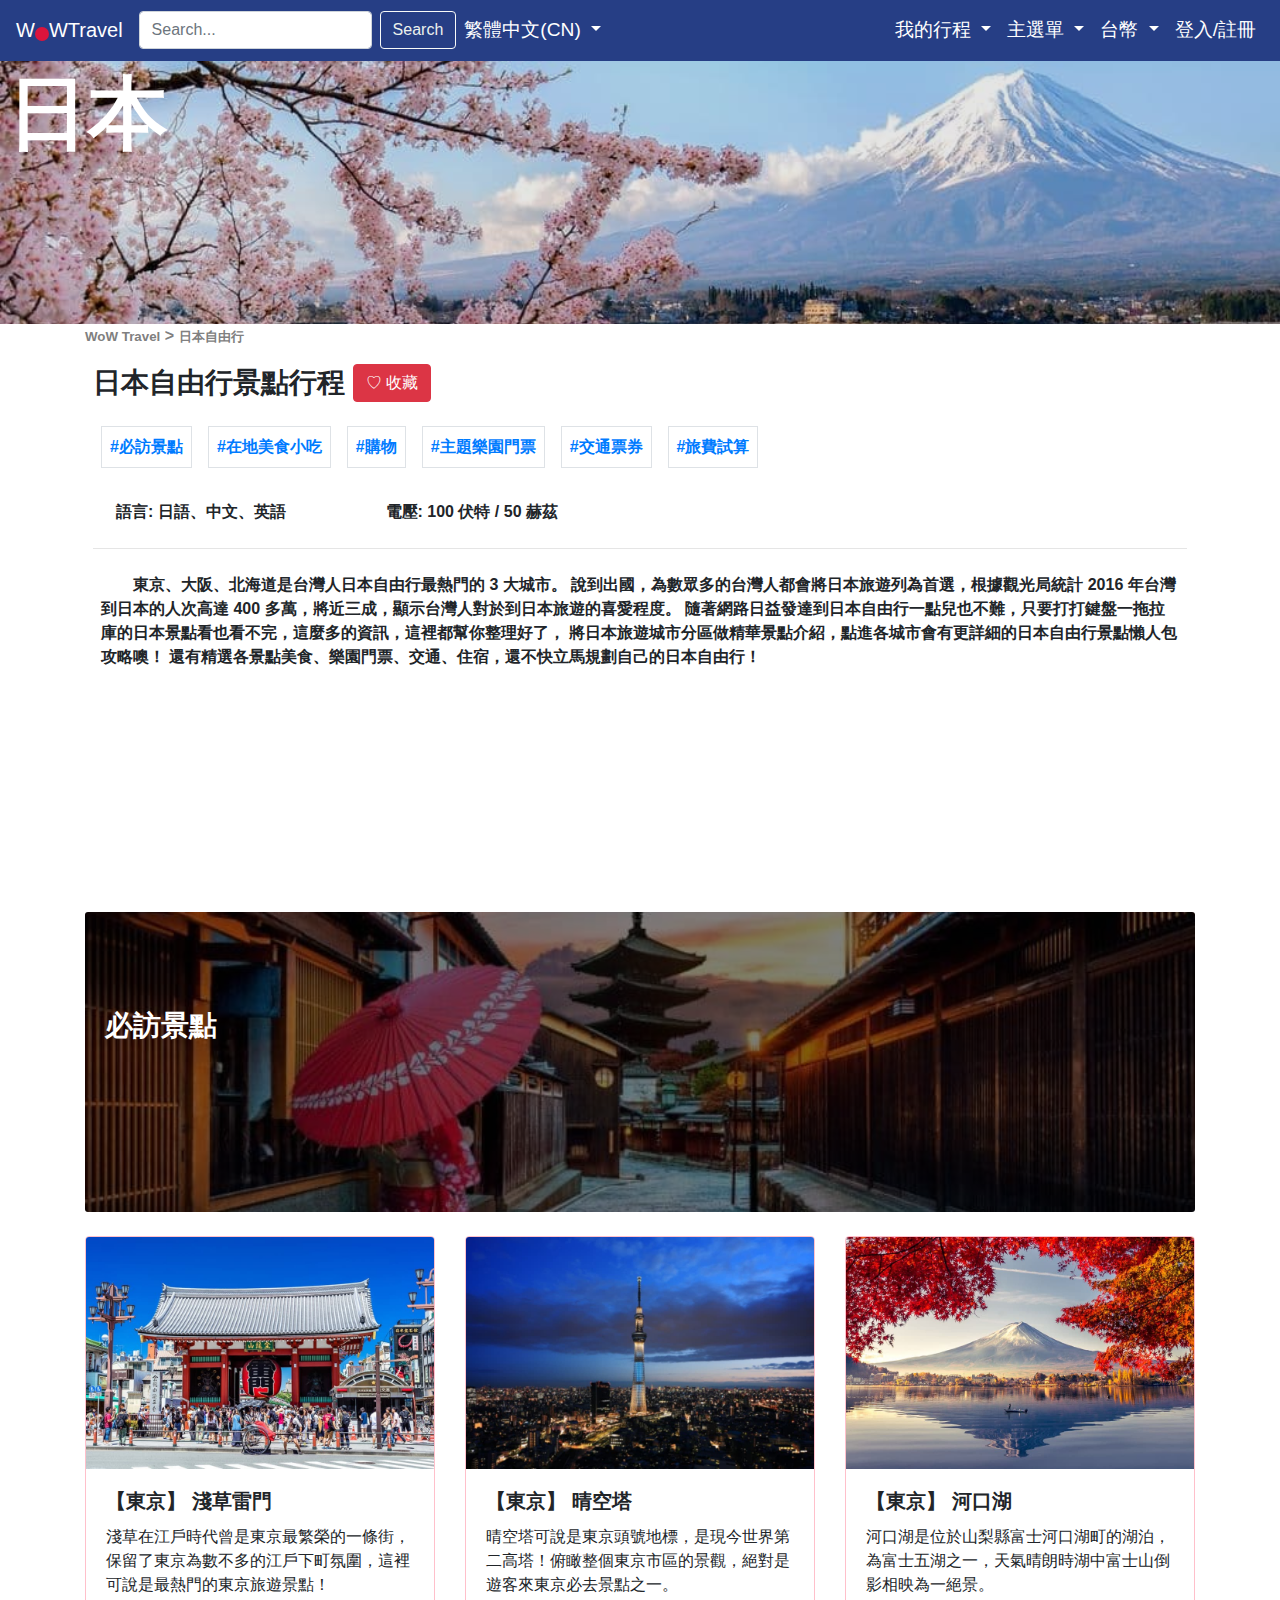
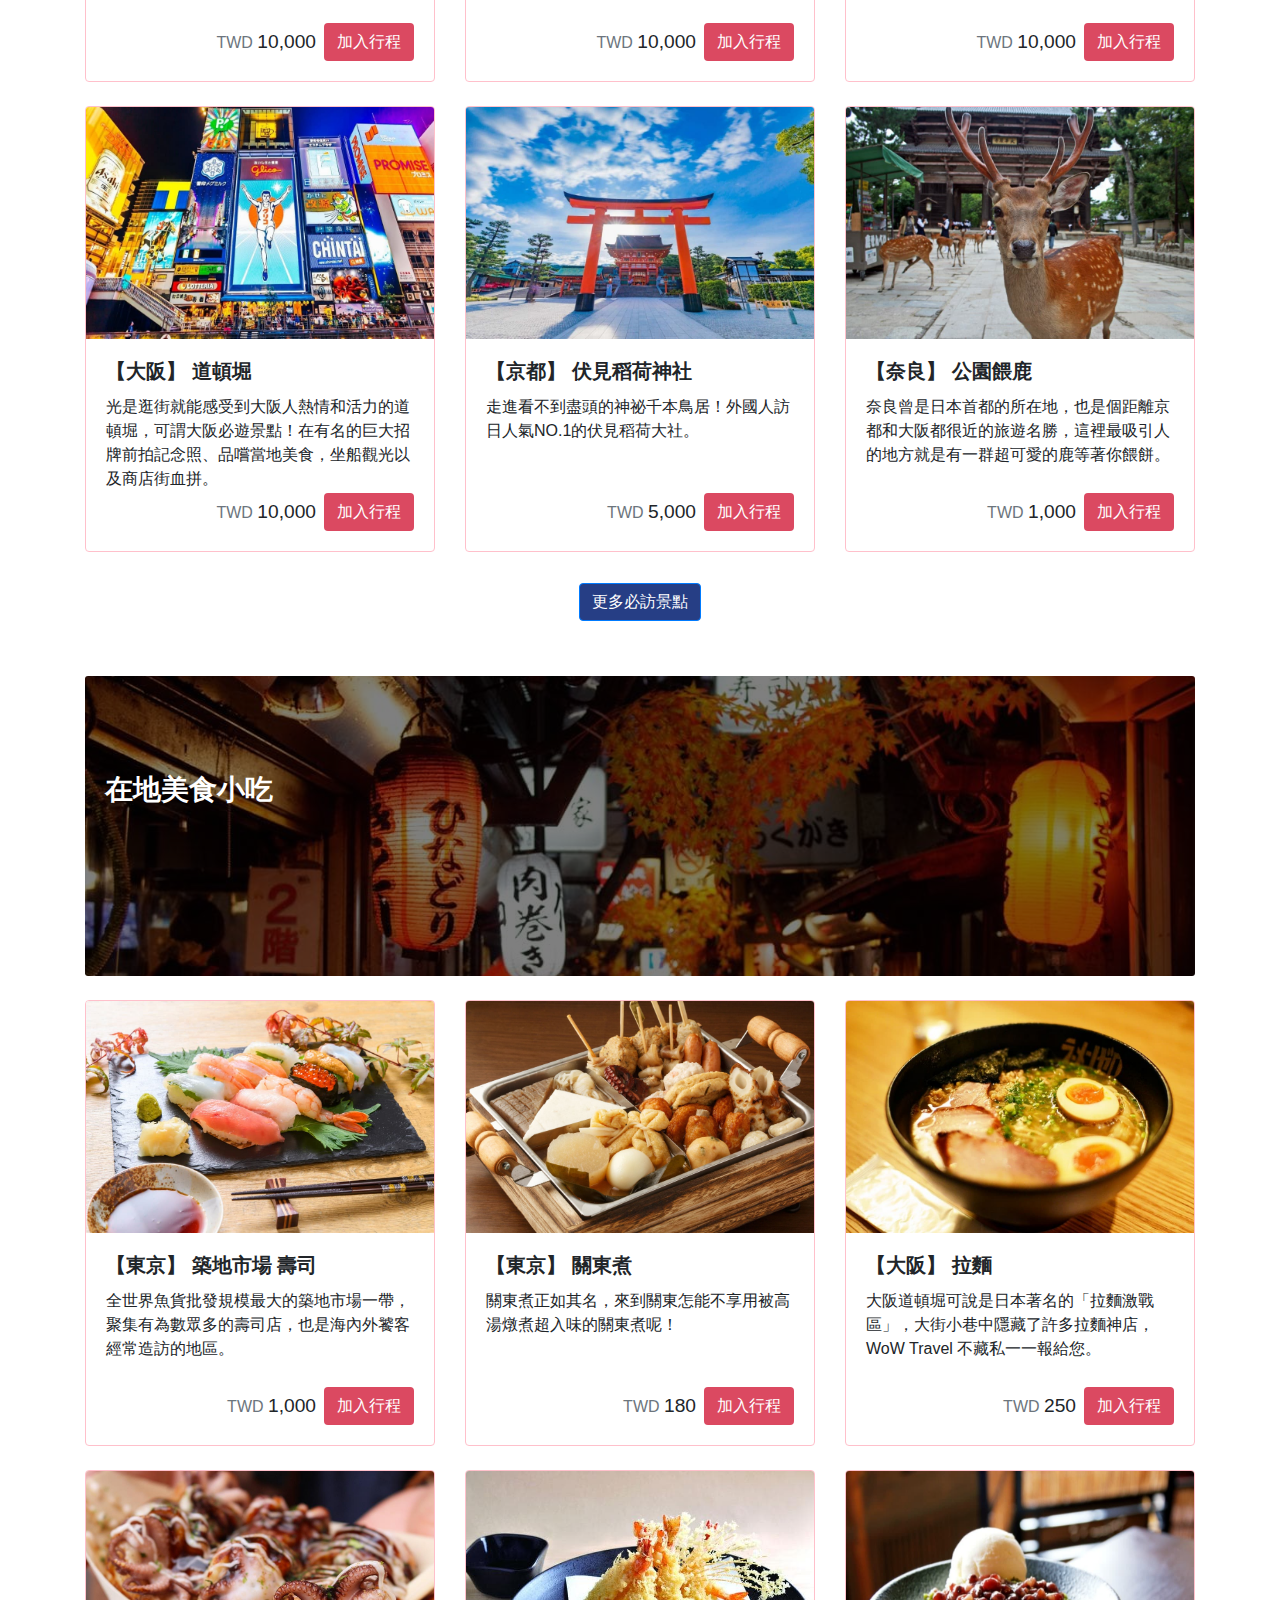
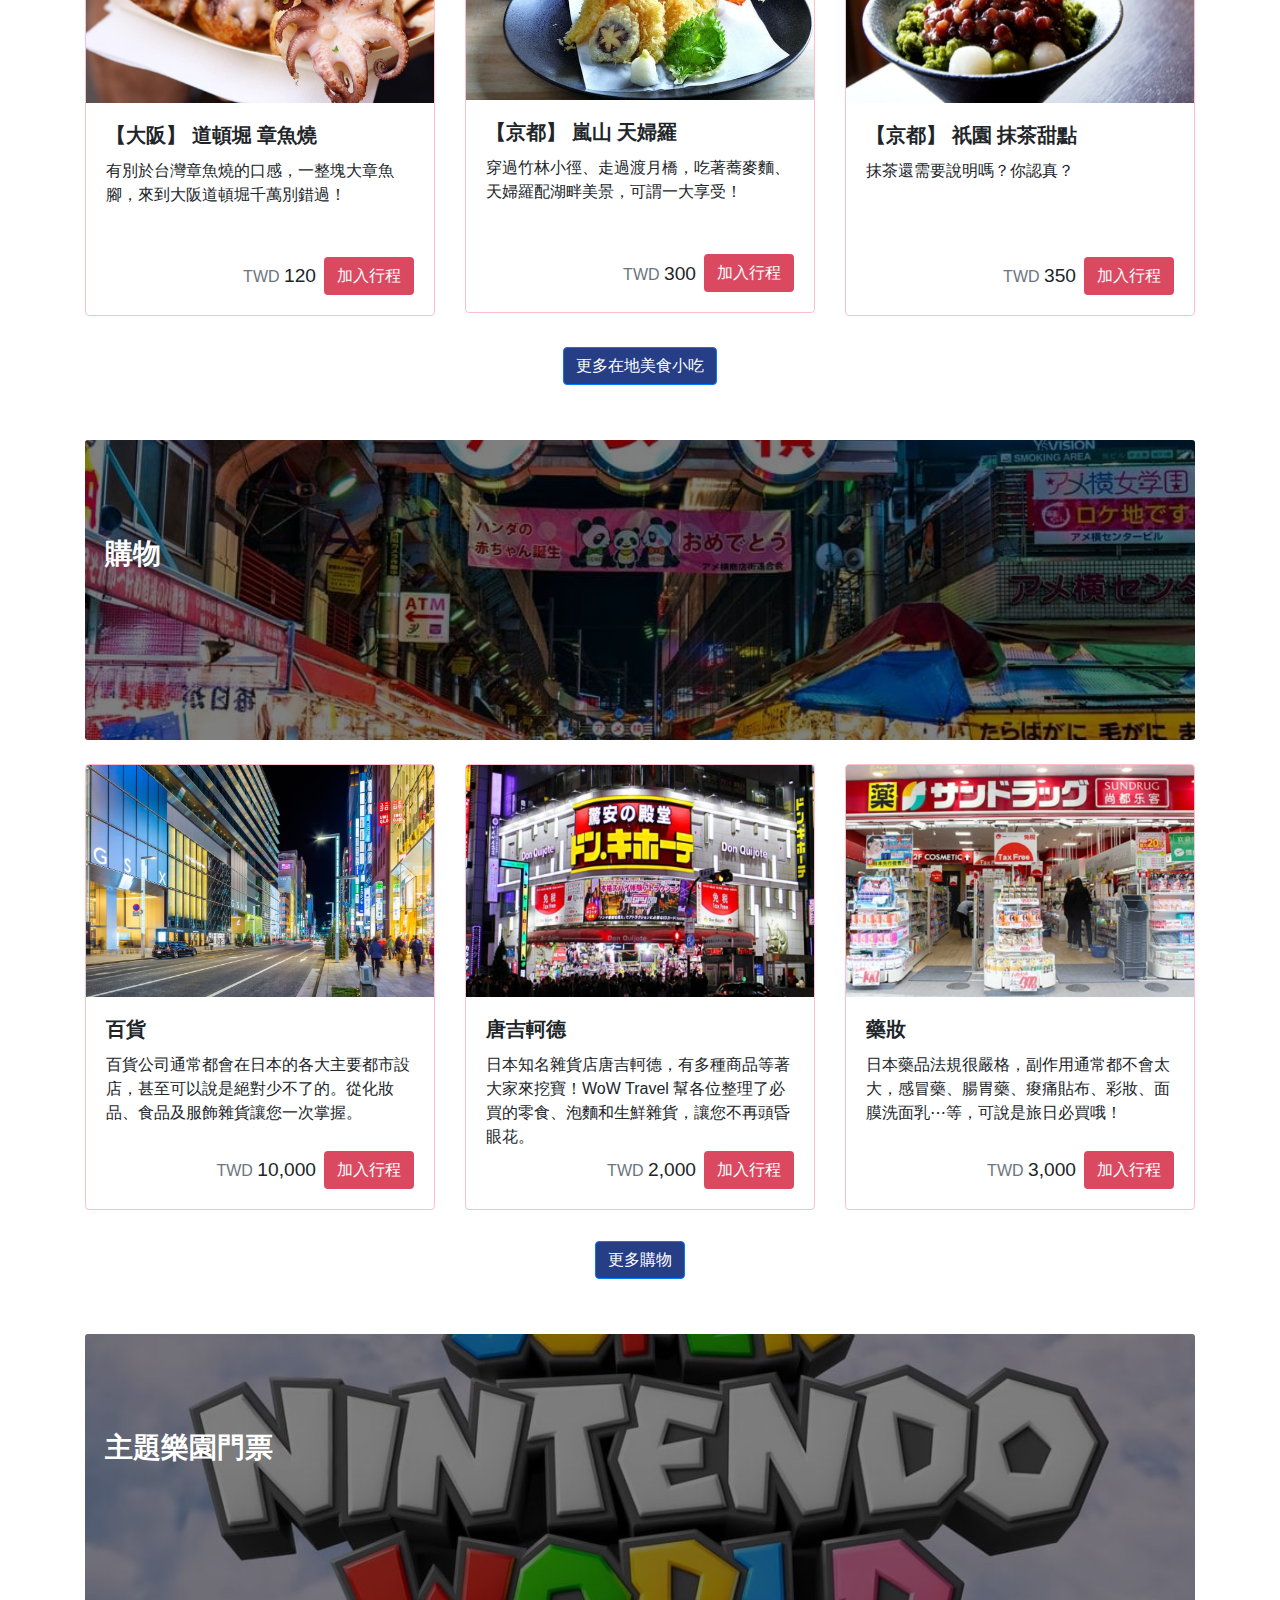
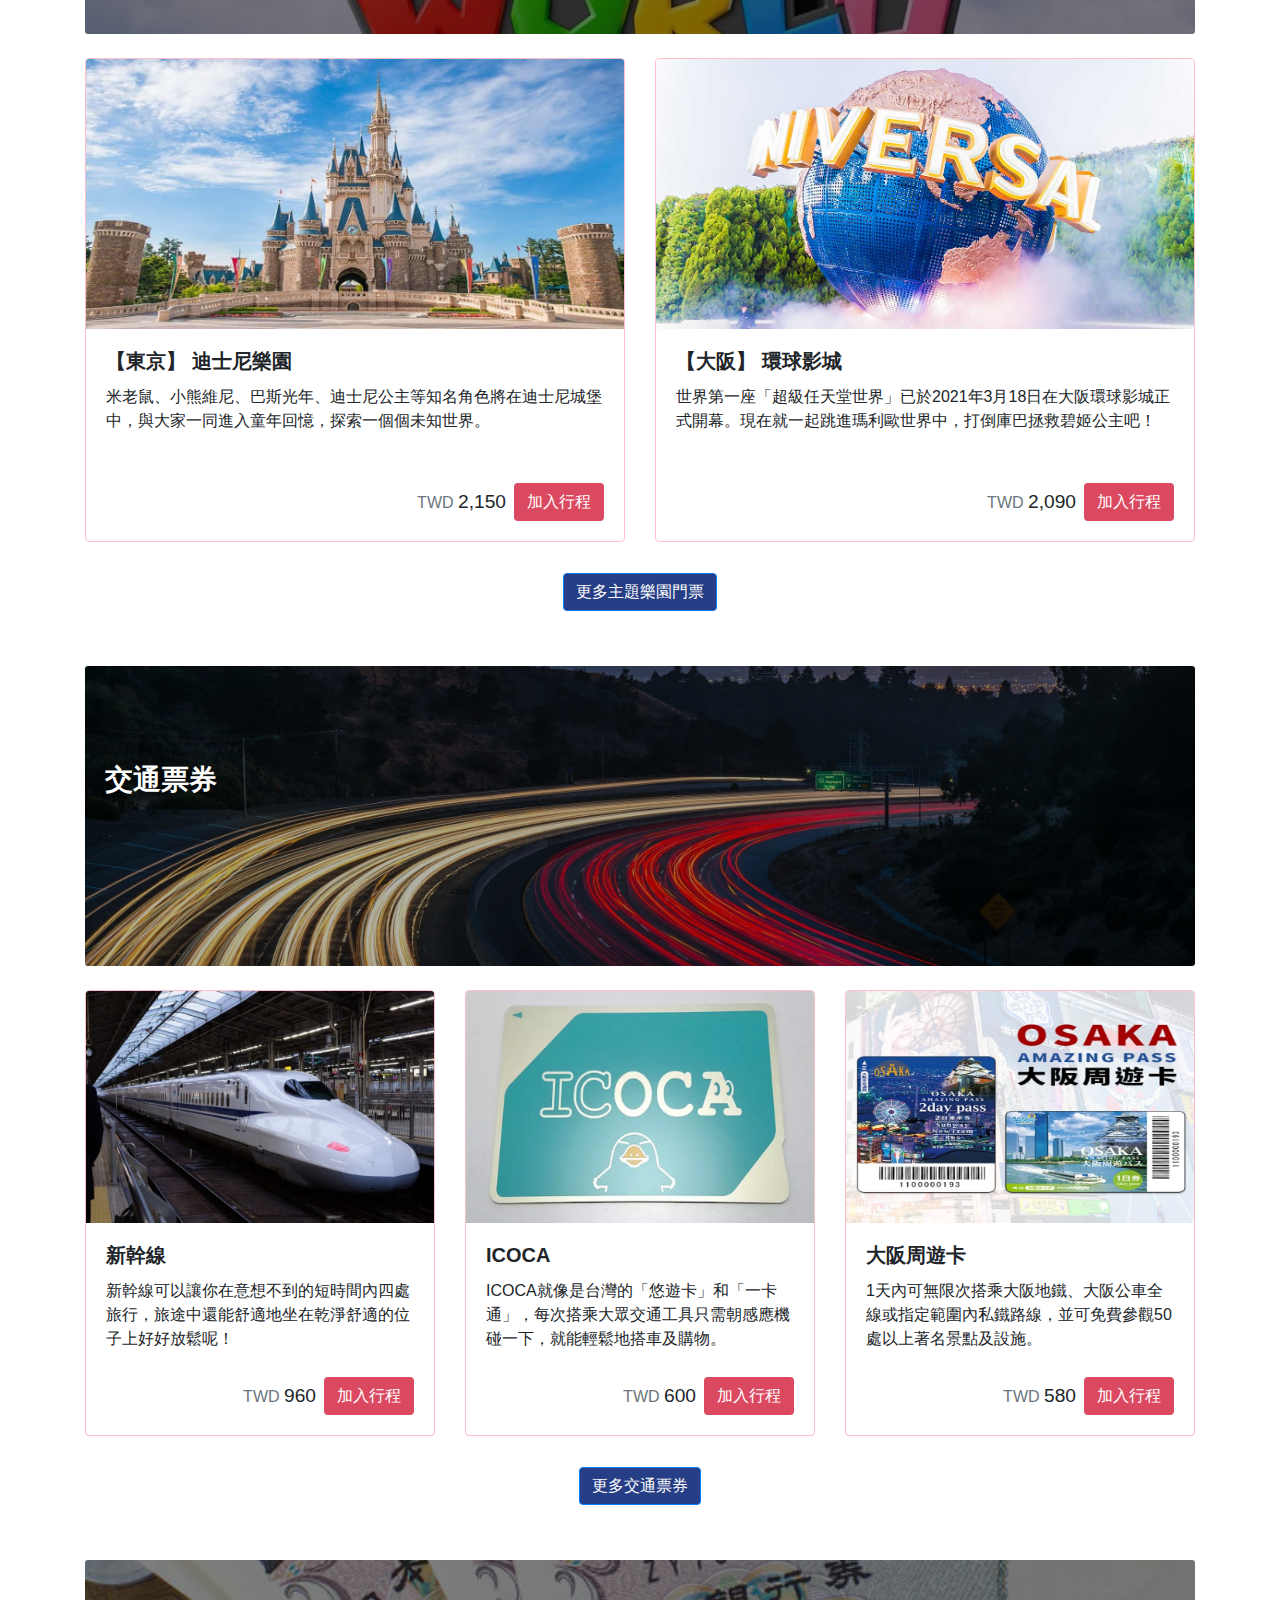
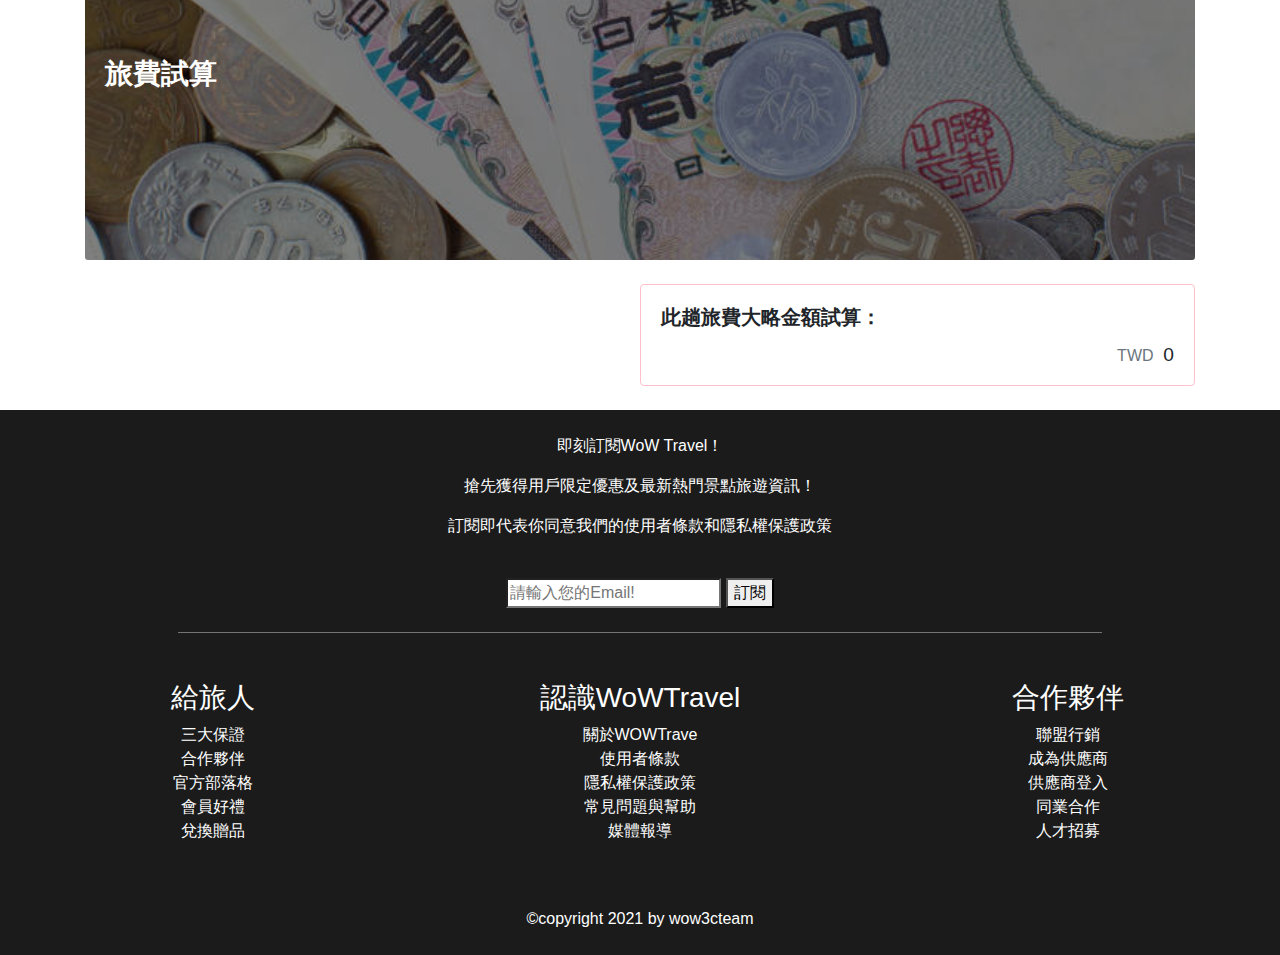
<file: page/jp/index.html>
<!DOCTYPE html>
<html lang="zh-Hant-TW">

<head>
    <meta charset="UTF-8">
    <meta http-equiv="X-UA-Compatible" content="IE=edge">
    <meta name="viewport" content="width=device-width, initial-scale=1.0">
    <link rel="stylesheet" href="https://stackpath.bootstrapcdn.com/bootstrap/4.3.1/css/bootstrap.min.css" integrity="sha384-ggOyR0iXCbMQv3Xipma34MD+dH/1fQ784/j6cY/iJTQUOhcWr7x9JvoRxT2MZw1T" crossorigin="anonymous">
    <link rel="stylesheet" href="https://cdnjs.cloudflare.com/ajax/libs/font-awesome/5.15.3/css/all.min.css" integrity="sha512-iBBXm8fW90+nuLcSKlbmrPcLa0OT92xO1BIsZ+ywDWZCvqsWgccV3gFoRBv0z+8dLJgyAHIhR35VZc2oM/gI1w==" crossorigin="anonymous" />
    <script src="https://code.jquery.com/jquery-3.6.0.min.js" integrity="sha256-/xUj+3OJU5yExlq6GSYGSHk7tPXikynS7ogEvDej/m4=" crossorigin="anonymous"></script>
    <link rel="stylesheet" href="../../css/common.css">
    <title>WoW Travel - 國外旅遊</title>
    <link rel="Shortcut Icon" type="image/x-icon" href="./icon/wow_travel.ico">
    <style>
        /* html {
            scroll-behavior: smooth;
        } */
        
        nav {
            background-color: rgb(38, 62, 133);
            z-index: 2;
        }
        
        header {
            position: relative;
            background: rgba(0, 0, 0, .1) url("image/bg_jp.jpg") center;
            background-blend-mode: multiply;
            background-size: cover;
            height: 30vh;
            font-size: 5rem;
            font-weight: bolder;
            margin-top: 6vh;
        }
        /* .hashtag {
            position: sticky; 
            top: 56px;
            z-index: 2;
        } */
        
        main {
            min-height: 60vh;
        }
        
        section {
            min-height: fit-content;
        }
        
        .card {
            border: 1px solid pink;
        }
        
        .card-title {
            font-weight: bolder;
        }
        
        .card-text {
            height: 60px;
        }
        
        .btn-link {
            background-color: #db4961;
            color: #ffffff;
            transition: all .7s 0s ease;
        }
        
        .btn-link:hover {
            background-color: #ffb8c6;
            color: #db4961;
            font-weight: bolder;
        }
        
        .btn-primary {
            background-color: rgb(38, 62, 133);
            transition: all .8s 0s ease;
        }
        
        .btn-primary:hover {
            padding: 10px 30px;
            font-size: larger;
        }
        
        .fade {
            opacity: 1;
        }
    </style>

    <script>
        // 收藏鈕
        var flag = 0;

        function Favorites() {
            if (flag % 2 == 0) {
                document.getElementById("favorites").innerHTML = "已收藏";
                document.getElementById("favorites").style.backgroundColor = "pink";
            } else {
                document.getElementById("favorites").innerHTML = "♡ 收藏";
                document.getElementById("favorites").style.backgroundColor = "#dc3545";
            }
            flag++;
        }

        // 加入行程
        var sum = 0;
        var money = 0;

        $(document).ready(function() {
            // code
            $(".search").click(function() {
                var text = $(".search-text").val();

                if (text == "WoW") {
                    $(".logo-link").attr('href', "https://finallypeace.github.io/WebProject/page/different%20home%20page/lien/index.html");
                    alert("已切換首頁！");
                }
                return false;
            });

            // 計算行程總金額
            $(".add-to-cart").click(function() {
                money = parseInt($(this).val());
                var thousands = "";
                var text = "";
                var idNameArr = "";
                var idName = "";

                if ($(this).text() == "加入行程") {
                    $(this).text("✔ 已加入");
                    sum += money;
                    thousands = sum.toLocaleString();
                    $(".result").text(thousands);

                    idNameArr = $(this).parents(".card-body").find(".card-title").text().split(' ');
                    text = "<a id='" + idNameArr[1] + "' class='dropdown-item'>" + $(this).parents(".card-body").find(".card-title").text() + " $" + money + "</a>";

                    $(".money").before(text);
                } else if ($(this).text() == "✔ 已加入") {
                    $(this).text("加入行程");
                    sum -= money;
                    thousands = sum.toLocaleString();
                    $(".result").text(thousands);

                    idNameArr = $(this).parents(".card-body").find(".card-title").text().split(' ');
                    idName = "#" + idNameArr[1];
                    $(idName).remove();
                } else {
                    $(".result").text("有內鬼，終止交易！");
                }
            });

            // 防止myCart 關閉
            // $("input, label").on('click', function(e) {
            //     e.stopPropagation();
            // });

            // hashtag
            $(".tag").click(function() {
                var idName = $(this).attr("href");
                $("html,body").animate({
                    scrollTop: $(idName).offset().top
                }, 'slow');
                return false;
            });

            //GoTop
            $("#goTop").click(function() {
                $("html,body").animate({
                    scrollTop: 0
                }, 'slow');
                return false;
            });

            $(window).scroll(function() {
                if ($(this).scrollTop() > 800) {
                    $('#goTop').fadeIn(500);
                } else {
                    $('#goTop').fadeOut(500);
                }
            });
        });

        //FadeIn & FadeOut
        $(window).on("load", function() {

            $(window).scroll(function() {
                var windowBottom = $(this).scrollTop() + $(this).innerHeight();
                $(".fade").each(function() {
                    var objectBottom = $(this).offset().top + $(this).outerHeight();

                    if (objectBottom < windowBottom) {
                        if ($(this).css("opacity") == 0) {
                            $(this).fadeTo(500, 1);
                        }
                    } else {
                        if ($(this).css("opacity") == 1) {
                            $(this).fadeTo(500, 0);
                        }
                    }
                });
            }).scroll(); //invoke scroll-handler on page-load
        });
    </script>
</head>

<body class="container-fluid m-0 p-0">
    <nav class="navbar navbar-expand-lg bg-color navbar-dark fixed-top">
        <a class="logo-link navbar-brand d-flex align-items-center" href="../../index.html">
            W<div class="logo"><div class='nav_circle'></div></div>WTravel
        </a>

        <button class="navbar-toggler" type="button" data-toggle="collapse" data-target="#navbarSupportedContent" aria-controls="navbarSupportedContent" aria-expanded="false" aria-label="Toggle navigation">
            <span class="navbar-toggler-icon"></span>
        </button>

        <div class=" collapse navbar-collapse " id="navbarSupportedContent">
            <form class="form-inline my-2 my-lg-0">
                <input class="search-text form-control mr-sm-2" type="search" placeholder="Search..." aria-label="Search">
                <button href="#" class="search btn btn-outline-success my-2 my-sm-0" type="submit">Search</button>
            </form>
            <ul class="navbar-nav mr-auto navbar-nav-scroll">
                <li class="nav-item dropdown ">
                    <a class="nav-link dropdown-toggle" href="#" id="navbarDropdown" role="button" data-toggle="dropdown" aria-haspopup="true" aria-expanded="false">
                        繁體中文(CN)
                    </a>
                    <div class="dropdown-menu" aria-labelledby="navbarDropdown">
                        <a class="dropdown-item" href="#">ไทย</a>
                        <a class="dropdown-item" href="#">English</a>
                        <a class="dropdown-item" href="#">日本語</a>
                        <a class="dropdown-item" href="#">한국어</a>
                    </div>
                </li>
            </ul>
            <ul class="navbar-nav ml-auto navbar-nav-scroll">
                <li class="nav-item dropdown">
                    <a class="myCart nav-link dropdown-toggle" href="#" id="navbarDropdown" role="button" data-toggle="dropdown" aria-haspopup="true" aria-expanded="false" style="color:white">
                        我的行程
                    </a>
                    <div class="myCartList dropdown-menu" aria-labelledby="navbarDropdown">
                        <a class="money dropdown-item text-right" href="./list/index.html">
                            <span class="text-muted">TWD&nbsp;</span>
                            <span class="result">0</span>&emsp;&emsp;去結帳
                        </a>
                    </div>
                </li>
                <li class="nav-item dropdown">
                    <a class="nav-link dropdown-toggle" href="#" id="navbarDropdown" role="button" data-toggle="dropdown" aria-haspopup="true" aria-expanded="false">
                        主選單
                    </a>
                    <div class="dropdown-menu" aria-labelledby="navbarDropdown">
                        <a class="dropdown-item" href="#">最新消息</a>
                        <a class="dropdown-item" href="#">國內自由行</a>
                        <a class="dropdown-item" href="#">國外自由行</a>
                    </div>
                </li>
                <li class="nav-item dropdown">
                    <a class="nav-link dropdown-toggle" href="#" id="navbarDropdown" role="button" data-toggle="dropdown" aria-haspopup="true" aria-expanded="false">
                        台幣
                    </a>
                    <div class="dropdown-menu" aria-labelledby="navbarDropdown">
                        <a class="dropdown-item" href="#">英鎊</a>
                        <a class="dropdown-item" href="#">美元</a>
                        <a class="dropdown-item" href="#">韓元</a>
                        <a class="dropdown-item" href="#">日幣</a>
                    </div>
                </li>
                <li class="nav-item active">
                    <a class="nav-link" href="#">登入/註冊 <span class="sr-only">(current)</span></a>
                </li>
            </ul>
        </div>
    </nav>

    <header class="d-flex justify-content-start">
        <div class="country pl-2 text-white">日本</div>
    </header>

    <main class="mb-5 d-flex flex-column font-weight-bolder">

        <div class="container d-flex flex-column">
            <div style="color: gray;">
                <a class="text-decoration-none" style="font-size: smaller; color: gray;" href="../../index.html">WoW Travel</a> >
                <a class="text-decoration-none" style="font-size: smaller; color: gray;" href="./index.html">日本自由行</a>
            </div>

            <div class="mt-2 d-flex align-items-center">
                <h3 class="m-2 font-weight-bolder">日本自由行景點行程</h3>
                <div id="favorites" class="btn my-2 btn-danger" onclick="Favorites()">♡ 收藏</div>
            </div>
            <div class="hashtag p-2 d-flex flex-row flex-wrap">
                <a class="tag m-2 p-2 table-bordered " href="#attraction">#必訪景點</a>
                <a class="tag m-2 p-2 table-bordered " href="#local_snacks">#在地美食小吃</a>
                <a class="tag m-2 p-2 table-bordered " href="#shopping">#購物</a>
                <a class="tag m-2 p-2 table-bordered" href="#theme_park">#主題樂園門票</a>
                <a class="tag m-2 p-2 table-bordered" href="#transportation">#交通票券</a>
                <a class="tag m-2 p-2 table-bordered" href="#amounts">#旅費試算</a>
            </div>
            <div class="row m-2 p-2 ">
                <div class="col-6 col-md-5 col-lg-3">語言: 日語、中文、英語</div>
                <div class="col-6 col-md-5 col-lg-3">電壓: 100 伏特 / 50 赫茲</div>
            </div>
            <div class="p-2 w-100 d-flex justify-content-center">
                <hr class="m-0 w-100" size="2" />
            </div>
            <p class="m-2 p-2">&emsp;&emsp;東京、大阪、北海道是台灣人日本自由行最熱門的 3 大城市。 說到出國，為數眾多的台灣人都會將日本旅遊列為首選，根據觀光局統計 2016 年台灣到日本的人次高達 400 多萬，將近三成，顯示台灣人對於到日本旅遊的喜愛程度。 隨著網路日益發達到日本自由行一點兒也不難，只要打打鍵盤一拖拉庫的日本景點看也看不完，這麼多的資訊，這裡都幫你整理好了， 將日本旅遊城市分區做精華景點介紹，點進各城市會有更詳細的日本自由行景點懶人包攻略噢！ 還有精選各景點美食、樂園門票、交通、住宿，還不快立馬規劃自己的日本自由行！
            </p>
        </div>
    </main>

    <a href="#" id="goTop">
        <i class="fas fa-angle-double-up"></i>
    </a>

    <section id="attraction" class="container my-4 d-flex flex-column">
        <div class="card text-white" style="border: 0px;">
            <div class="card-img" style="width: 100%; height: 300px; background: rgba(0, 0, 0, .5) url('image/必訪景點.jpg') no-repeat center; background-size: cover; background-blend-mode: multiply;">
            </div>
            <div class="card-img-overlay d-flex flex-column justify-content-center font-weight-bolder">
                <h3 class="card-title">必訪景點</h3>
                <p class="fade card-text">前進日本體驗在地文化活動，參訪當地歷史古蹟、節慶表演、穿著和服，體驗當地居民的生活模式。</p>
            </div>
        </div>
        <div class="row d-flex flex-row flex-wrap">
            <div class="mt-4 col-12 col-md-6 col-lg-4">
                <div class="card">
                    <img class="card-img-top" src="image/必訪景點_東京_淺草雷門.jpg" style="width: 100%;">
                    <div class="card-body">
                        <h5 class="card-title">【東京】 淺草雷門</h5>
                        <p class="card-text">
                            淺草在江戶時代曾是東京最繁榮的一條街，保留了東京為數不多的江戶下町氛圍，這裡可說是最熱門的東京旅遊景點！
                        </p>
                        <div class="card-text d-flex flex-row justify-content-end align-items-end">
                            <p class="mb-1" style="font-size: larger;"><span class="text-muted" style="font-size: medium;">TWD&nbsp;</span>10,000</p>
                            <button class="add-to-cart ml-2 btn btn-link text-decoration-none" value="10000">加入行程</button>
                        </div>
                    </div>
                </div>
            </div>
            <div class="mt-4 col-12 col-md-6 col-lg-4">
                <div class="card">
                    <img class="card-img-top" src="image/必訪景點_東京_晴空塔.jpg" style="width: 100%;">
                    <div class="card-body">
                        <h5 class="card-title">【東京】 晴空塔</h5>
                        <p class="card-text">
                            晴空塔可說是東京頭號地標，是現今世界第二高塔！俯瞰整個東京市區的景觀，絕對是遊客來東京必去景點之一。
                        </p>
                        <div class="card-text d-flex flex-row justify-content-end align-items-end">
                            <p class="mb-1" style="font-size: larger;"><span class="text-muted" style="font-size: medium;">TWD&nbsp;</span>10,000</p>
                            <button class="add-to-cart ml-2 btn btn-link text-decoration-none" value="10000">加入行程</button>
                        </div>
                    </div>
                </div>
            </div>
            <div class="mt-4 col-12 col-md-6 col-lg-4">
                <div class="card">
                    <img class="card-img-top" src="image/必訪景點_東京_河口湖.jpg" style="width: 100%;">
                    <div class="card-body">
                        <h5 class="card-title">【東京】 河口湖</h5>
                        <p class="card-text">河口湖是位於山梨縣富士河口湖町的湖泊，為富士五湖之一，天氣晴朗時湖中富士山倒影相映為一絕景。</p>
                        <div class="card-text d-flex flex-row justify-content-end align-items-end">
                            <p class="mb-1" style="font-size: larger;"><span class="text-muted" style="font-size: medium;">TWD&nbsp;</span>10,000</p>
                            <button class="add-to-cart ml-2 btn btn-link text-decoration-none" value="10000">加入行程</button>
                        </div>
                    </div>
                </div>
            </div>
            <div class="mt-4 col-12 col-md-6 col-lg-4">
                <div class="card">
                    <img class="card-img-top" src="image/必訪景點_大阪_道頓堀.jpg" style="width: 100%;">
                    <div class="card-body">
                        <h5 class="card-title">【大阪】 道頓堀</h5>
                        <p class="card-text">
                            光是逛街就能感受到大阪人熱情和活力的道頓堀，可謂大阪必遊景點！在有名的巨大招牌前拍記念照、品嚐當地美食，坐船觀光以及商店街血拼。
                        </p>
                        <div class="card-text d-flex flex-row justify-content-end align-items-end">
                            <p class="mb-1" style="font-size: larger;"><span class="text-muted" style="font-size: medium;">TWD&nbsp;</span>10,000</p>
                            <button class="add-to-cart ml-2 btn btn-link text-decoration-none" value="10000">加入行程</button>
                        </div>
                    </div>
                </div>
            </div>
            <div class="mt-4 col-12 col-md-6 col-lg-4">
                <div class="card">
                    <img class="card-img-top" src="image/必訪景點_京都_稻荷神社.jpg" style="width: 100%;">
                    <div class="card-body">
                        <h5 class="card-title">【京都】 伏見稻荷神社</h5>
                        <p class="card-text">走進看不到盡頭的神祕千本鳥居！外國人訪日人氣NO.1的伏見稻荷大社。</p>
                        <div class="card-text d-flex flex-row justify-content-end align-items-end">
                            <p class="mb-1" style="font-size: larger;"><span class="text-muted" style="font-size: medium;">TWD&nbsp;</span>5,000</p>
                            <button class="add-to-cart ml-2 btn btn-link text-decoration-none" value="5000">加入行程</button>
                        </div>
                    </div>
                </div>
            </div>
            <div class="mt-4 col-12 col-md-6 col-lg-4">
                <div class="card">
                    <img class="card-img-top" src="image/必訪景點_奈良_鹿.jpg" style="width: 100%;">
                    <div class="card-body">
                        <h5 class="card-title">【奈良】 公園餵鹿</h5>
                        <p class="card-text">
                            奈良曾是日本首都的所在地，也是個距離京都和大阪都很近的旅遊名勝，這裡最吸引人的地方就是有一群超可愛的鹿等著你餵餅。
                        </p>
                        <div class="card-text d-flex flex-row justify-content-end align-items-end">
                            <p class="mb-1" style="font-size: larger;"><span class="text-muted" style="font-size: medium;">TWD&nbsp;</span>1,000</p>
                            <button href="" class="add-to-cart ml-2 btn btn-link text-decoration-none" value="1000">加入行程</button>
                        </div>
                    </div>
                </div>
            </div>
            <div class="w-100 d-flex justify-content-center align-items-center" style="height:100px">
                <a href="#" class="btn btn-primary" style="height: fit-content;">更多必訪景點</a>
            </div>
        </div>
    </section>

    <section id="local_snacks" class="container my-4 d-flex flex-column">
        <div class="card text-white" style="border: 0px;">
            <div class="card-img" style="width: 100%; height: 300px; background: rgba(0, 0, 0, .5) url('image/在地美食小吃.jpg') no-repeat center; background-size: cover; background-blend-mode: multiply;">
            </div>
            <div class="card-img-overlay d-flex flex-column justify-content-center font-weight-bolder">
                <h3 class="card-title">在地美食小吃</h3>
                <p class="fade card-text">由 WoW Travel 精心為各位吃貨挑選的日本在地美食小吃，沒吃過別說你來過日本！</p>
            </div>
        </div>
        <div class="row d-flex flex-row flex-wrap">
            <div class="mt-4 col-12 col-md-6 col-lg-4">
                <div class="card">
                    <img class="card-img-top" src="image/在地美食小吃_壽司.jpg" style="width: 100%;">
                    <div class="card-body">
                        <h5 class="card-title">【東京】 築地市場 壽司</h5>
                        <p class="card-text">
                            全世界魚貨批發規模最大的築地市場一帶，聚集有為數眾多的壽司店，也是海內外饕客經常造訪的地區。
                        </p>
                        <div class="card-text d-flex flex-row justify-content-end align-items-end">
                            <p class="mb-1" style="font-size: larger;"><span class="text-muted" style="font-size: medium;">TWD&nbsp;</span>1,000</p>
                            <button class="add-to-cart ml-2 btn btn-link text-decoration-none" value="1000">加入行程</button>
                        </div>
                    </div>
                </div>
            </div>
            <div class="mt-4 col-12 col-md-6 col-lg-4">
                <div class="card">
                    <img class="card-img-top" src="image/在地美食小吃_關東煮.jpg" style="width: 100%;">
                    <div class="card-body">
                        <h5 class="card-title">【東京】 關東煮</h5>
                        <p class="card-text">
                            關東煮正如其名，來到關東怎能不享用被高湯燉煮超入味的關東煮呢！
                        </p>
                        <div class="card-text d-flex flex-row justify-content-end align-items-end">
                            <p class="mb-1" style="font-size: larger;"><span class="text-muted" style="font-size: medium;">TWD&nbsp;</span>180</p>
                            <button class="add-to-cart ml-2 btn btn-link text-decoration-none" value="180">加入行程</button>
                        </div>
                    </div>
                </div>
            </div>
            <div class="mt-4 col-12 col-md-6 col-lg-4">
                <div class="card">
                    <img class="card-img-top" src="image/在地美食小吃_拉麵.jpg" style="width: 100%;">
                    <div class="card-body">
                        <h5 class="card-title">【大阪】 拉麵</h5>
                        <p class="card-text">
                            大阪道頓堀可說是日本著名的「拉麵激戰區」，大街小巷中隱藏了許多拉麵神店，WoW Travel 不藏私一一報給您。
                        </p>
                        <div class="card-text d-flex flex-row justify-content-end align-items-end">
                            <p class="mb-1" style="font-size: larger;"><span class="text-muted" style="font-size: medium;">TWD&nbsp;</span>250</p>
                            <button class="add-to-cart ml-2 btn btn-link text-decoration-none" value="250">加入行程</button>
                        </div>
                    </div>
                </div>
            </div>
            <div class="mt-4 col-12 col-md-6 col-lg-4">
                <div class="card">
                    <img class="card-img-top" src="image/在地美食小吃_章魚燒.jpg" style="width: 100%;">
                    <div class="card-body">
                        <h5 class="card-title">【大阪】 道頓堀 章魚燒</h5>
                        <p class="card-text">
                            有別於台灣章魚燒的口感，一整塊大章魚腳，來到大阪道頓堀千萬別錯過！
                        </p>
                        <div class="card-text d-flex flex-row justify-content-end align-items-end">
                            <p class="mb-1" style="font-size: larger;"><span class="text-muted" style="font-size: medium;">TWD&nbsp;</span>120</p>
                            <button class="add-to-cart ml-2 btn btn-link text-decoration-none" value="120">加入行程</button>
                        </div>
                    </div>
                </div>
            </div>
            <div class="mt-4 col-12 col-md-6 col-lg-4">
                <div class="card">
                    <img class="card-img-top" src="image/在地美食小吃_天婦羅.jpg" style="width: 100%;">
                    <div class="card-body">
                        <h5 class="card-title">【京都】 嵐山 天婦羅</h5>
                        <p class="card-text">
                            穿過竹林小徑、走過渡月橋，吃著蕎麥麵、天婦羅配湖畔美景，可謂一大享受！
                        </p>
                        <div class="card-text d-flex flex-row justify-content-end align-items-end">
                            <p class="mb-1" style="font-size: larger;"><span class="text-muted" style="font-size: medium;">TWD&nbsp;</span>300</p>
                            <button class="add-to-cart ml-2 btn btn-link text-decoration-none" value="300">加入行程</button>
                        </div>
                    </div>
                </div>
            </div>
            <div class="mt-4 col-12 col-md-6 col-lg-4">
                <div class="card">
                    <img class="card-img-top" src="image/在地美食小吃_抹茶甜點.jpg" style="width: 100%;">
                    <div class="card-body">
                        <h5 class="card-title">【京都】 祇園 抹茶甜點</h5>
                        <p class="card-text">
                            抹茶還需要說明嗎？你認真？
                        </p>
                        <div class="card-text d-flex flex-row justify-content-end align-items-end">
                            <p class="mb-1" style="font-size: larger;"><span class="text-muted" style="font-size: medium;">TWD&nbsp;</span>350</p>
                            <button class="add-to-cart ml-2 btn btn-link text-decoration-none" value="350">加入行程</button>
                        </div>
                    </div>
                </div>
            </div>
            <div class="w-100 d-flex justify-content-center align-items-center" style="height:100px">
                <a href="#" class="btn btn-primary" style="height: fit-content;">更多在地美食小吃</a>
            </div>
        </div>
    </section>

    <section id="shopping" class="container my-4 d-flex flex-column">
        <div class="card text-white" style="border: 0px;">
            <div class="card-img" style="width: 100%; height: 300px; background: rgba(0, 0, 0, .5) url('image/購物.jpg') no-repeat center; background-size: cover; background-blend-mode: multiply;">
            </div>
            <div class="card-img-overlay d-flex flex-column justify-content-center font-weight-bolder">
                <h3 class="card-title">購物</h3>
                <p class="fade card-text">國民服飾、時尚精品、藥妝家電、模型玩具，懶人包通通在這！</p>
            </div>
        </div>
        <div class="row d-flex flex-row flex-wrap">
            <div class="mt-4 col-12 col-md-6 col-lg-4">
                <div class="card">
                    <img class="card-img-top" src="image/購物_百貨.jpg" style="width: 100%;">
                    <div class="card-body">
                        <h5 class="card-title">百貨</h5>
                        <p class="card-text">
                            百貨公司通常都會在日本的各大主要都市設店，甚至可以說是絕對少不了的。從化妝品、食品及服飾雜貨讓您一次掌握。
                        </p>
                        <div class="card-text d-flex flex-row justify-content-end align-items-end">
                            <p class="mb-1" style="font-size: larger;"><span class="text-muted" style="font-size: medium;">TWD&nbsp;</span>10,000</p>
                            <button class="add-to-cart ml-2 btn btn-link text-decoration-none" value="10000">加入行程</button>
                        </div>
                    </div>
                </div>
            </div>
            <div class="mt-4 col-12 col-md-6 col-lg-4">
                <div class="card">
                    <img class="card-img-top" src="image/購物_唐吉軻德.jpg" style="width: 100%;">
                    <div class="card-body">
                        <h5 class="card-title">唐吉軻德</h5>
                        <p class="card-text">
                            日本知名雜貨店唐吉軻德，有多種商品等著大家來挖寶！WoW Travel 幫各位整理了必買的零食、泡麵和生鮮雜貨，讓您不再頭昏眼花。
                        </p>
                        <div class="card-text d-flex flex-row justify-content-end align-items-end">
                            <p class="mb-1" style="font-size: larger;"><span class="text-muted" style="font-size: medium;">TWD&nbsp;</span>2,000</p>
                            <button class="add-to-cart ml-2 btn btn-link text-decoration-none" value="2000">加入行程</button>
                        </div>
                    </div>
                </div>
            </div>

            <div class="mt-4 col-12 col-md-6 col-lg-4">
                <div class="card">
                    <img class="card-img-top" src="image/購物_藥妝.jpg" style="width: 100%;">
                    <div class="card-body">
                        <h5 class="card-title">藥妝</h5>
                        <p class="card-text">
                            日本藥品法規很嚴格，副作用通常都不會太大，感冒藥、腸胃藥、痠痛貼布、彩妝、面膜洗面乳⋯等，可說是旅日必買哦！
                        </p>
                        <div class="card-text d-flex flex-row justify-content-end align-items-end">
                            <p class="mb-1" style="font-size: larger;"><span class="text-muted" style="font-size: medium;">TWD&nbsp;</span>3,000</p>
                            <button class="add-to-cart ml-2 btn btn-link text-decoration-none" value="3000">加入行程</button>
                        </div>
                    </div>
                </div>
            </div>
            <div class="w-100 d-flex justify-content-center align-items-center" style="height:100px">
                <a href="#" class="btn btn-primary" style="height: fit-content;">更多購物</a>
            </div>
        </div>
    </section>

    <section id="theme_park" class="container my-4 d-flex flex-column">
        <div class="card text-white" style="border: 0px;">
            <div class="card-img" style="width: 100%; height: 300px; background: rgba(0, 0, 0, .5) url('image/主題樂園.jpg') no-repeat center; background-size: cover; background-blend-mode: multiply;">
            </div>
            <div class="card-img-overlay d-flex flex-column justify-content-center font-weight-bolder">
                <h3 class="card-title">主題樂園門票</h3>
                <p class="fade card-text">男女約會、親子出遊的好選擇！</p>
            </div>
        </div>
        <div class="row d-flex flex-row flex-wrap">
            <div class="mt-4 col-12 col-md-6 col-lg-6">
                <div class="card">
                    <img class="card-img-top" src="image/主題樂園_迪士尼.jpg" style="width: 100%;">
                    <div class="card-body">
                        <h5 class="card-title">【東京】 迪士尼樂園</h5>
                        <p class="card-text">
                            米老鼠、小熊維尼、巴斯光年、迪士尼公主等知名角色將在迪士尼城堡中，與大家一同進入童年回憶，探索一個個未知世界。
                        </p>
                        <div class="card-text d-flex flex-row justify-content-end align-items-end">
                            <p class="mb-1" style="font-size: larger;"><span class="text-muted" style="font-size: medium;">TWD&nbsp;</span>2,150</p>
                            <button class="add-to-cart ml-2 btn btn-link text-decoration-none" value="2150">加入行程</button>
                        </div>
                    </div>
                </div>
            </div>
            <div class="mt-4 col-12 col-md-6 col-lg-6">
                <div class="card">
                    <img class="card-img-top" src="image/主題樂園_環球影城.jpg" style="width: 100%;">
                    <div class="card-body">
                        <h5 class="card-title">【大阪】 環球影城</h5>
                        <p class="card-text">
                            世界第一座「超級任天堂世界」已於2021年3月18日在大阪環球影城正式開幕。現在就一起跳進瑪利歐世界中，打倒庫巴拯救碧姬公主吧！
                        </p>
                        <div class="card-text d-flex flex-row justify-content-end align-items-end">
                            <p class="mb-1" style="font-size: larger;"><span class="text-muted" style="font-size: medium;">TWD&nbsp;</span>2,090</p>
                            <button class="add-to-cart ml-2 btn btn-link text-decoration-none" value="2090">加入行程</button>
                        </div>
                    </div>
                </div>
            </div>
            <div class="w-100 d-flex justify-content-center align-items-center" style="height:100px">
                <a href="#" class="btn btn-primary" style="height: fit-content;">更多主題樂園門票</a>
            </div>
        </div>
    </section>

    <section id="transportation" class="container my-4 d-flex flex-column">
        <div class="card text-white" style="border: 0px;">
            <div class="card-img" style="width: 100%; height: 300px; background: rgba(0, 0, 0, .3) url('image/交通.jpg') no-repeat center; background-size: cover; background-blend-mode: multiply;">
            </div>
            <div class="card-img-overlay d-flex flex-column justify-content-center font-weight-bolder">
                <h3 class="card-title">交通票券</h3>
                <p class="fade card-text">一次搞懂日本電車、巴士、新幹線等大眾運輸交通工具的乘車方式及購票方式！</p>
            </div>
        </div>
        <div class="row d-flex flex-row flex-wrap">
            <div class="mt-4 col-12 col-md-6 col-lg-4">
                <div class="card">
                    <img class="card-img-top" src="image/交通_新幹線.jpg" style="width: 100%;">
                    <div class="card-body">
                        <h5 class="card-title">新幹線</h5>
                        <p class="card-text">
                            新幹線可以讓你在意想不到的短時間內四處旅行，旅途中還能舒適地坐在乾淨舒適的位子上好好放鬆呢！
                        </p>
                        <div class="card-text d-flex flex-row justify-content-end align-items-end">
                            <p class="mb-1" style="font-size: larger;"><span class="text-muted" style="font-size: medium;">TWD&nbsp;</span>960</p>
                            <button class="add-to-cart ml-2 btn btn-link text-decoration-none" value="960">加入行程</button>
                        </div>
                    </div>
                </div>
            </div>
            <div class="mt-4 col-12 col-md-6 col-lg-4">
                <div class="card">
                    <img class="card-img-top" src="image/交通_ICOCA.jpg" style="width: 100%;">
                    <div class="card-body">
                        <h5 class="card-title">ICOCA</h5>
                        <p class="card-text">
                            ICOCA就像是台灣的「悠遊卡」和「一卡通」，每次搭乘大眾交通工具只需朝感應機碰一下，就能輕鬆地搭車及購物。
                        </p>
                        <div class="card-text d-flex flex-row justify-content-end align-items-end">
                            <p class="mb-1" style="font-size: larger;"><span class="text-muted" style="font-size: medium;">TWD&nbsp;</span>600</p>
                            <button class="add-to-cart ml-2 btn btn-link text-decoration-none" value="600">加入行程</button>
                        </div>
                    </div>
                </div>
            </div>
            <div class="mt-4 col-12 col-md-6 col-lg-4">
                <div class="card">
                    <img class="card-img-top" src="image/交通_大阪周遊卡.jpg" style="width: 100%;">
                    <div class="card-body">
                        <h5 class="card-title">大阪周遊卡</h5>
                        <p class="card-text">
                            1天內可無限次搭乘大阪地鐵、大阪公車全線或指定範圍內私鐵路線，並可免費參觀50處以上著名景點及設施。
                        </p>
                        <div class="card-text d-flex flex-row justify-content-end align-items-end">
                            <p class="mb-1" style="font-size: larger;"><span class="text-muted" style="font-size: medium;">TWD&nbsp;</span>580</p>
                            <button class="add-to-cart ml-2 btn btn-link text-decoration-none" value="580">加入行程</button>
                        </div>
                    </div>
                </div>
            </div>
            <div class="w-100 d-flex justify-content-center align-items-center" style="height:100px">
                <a href="#" class="btn btn-primary" style="height: fit-content;">更多交通票券</a>
            </div>
        </div>
    </section>

    <section id="amounts" class="container my-4 d-flex flex-column">
        <div class="card text-white" style="border: 0px;">
            <div class="card-img" style="width: 100%; height: 300px; background: rgba(0, 0, 0, .5) url('image/旅費.jpg') no-repeat center; background-size: cover; background-blend-mode: multiply;">
            </div>
            <div class="card-img-overlay d-flex flex-column justify-content-center font-weight-bolder">
                <h3 class="card-title">旅費試算</h3>
                <p class="fade card-text">還在為出國時不知道如何抓預算而煩惱嗎？<br> WoW Travel 通通幫您算好！ ( 不含機票、住宿費用 )</p>
            </div>
        </div>
        <div class="mt-4 px-0 col-12 col-lg-6 align-self-end">
            <div class="card">
                <div class="card-body">
                    <div class="card-text d-flex flex-column">
                        <h5 class="card-title">此趟旅費大略金額試算：</h5>
                        <p class="mb-1 align-self-end" style="font-size: larger;">
                            <span class="text-muted" style="font-size: medium;">TWD&nbsp;</span>
                            <span class="result">0</span>
                        </p>
                    </div>
                </div>
            </div>
        </div>
    </section>

    <footer>
        <div class="d-none d-md-flex flex-column align-items-center">
            <div class="info_left my-3 py-2">
                <p>即刻訂閱WoW Travel！</p>
                <p>搶先獲得用戶限定優惠及最新熱門景點旅遊資訊！</p>
                <p>訂閱即代表你同意我們的使用者條款和隱私權保護政策</p>
            </div>
            <div class="mail ">
                <span class="mail_icon"></span>
                <input type="search" id="search" placeholder="請輸入您的Email!" />
                <button type="button">訂閱</button>
            </div>
        </div>
        <div class="line m-0 p-4 w-100 d-none d-md-flex justify-content-center">
            <hr class="m-0 w-75" size="2" noshade="noshade" />
        </div>
        <div class="d-md-none d-sm-block footer_h3 col-md-12 col-12 my-4 pt-5">
            <h3>追蹤我們</h3>
            <div class='d-flex justify-content-center my-2'>
                <a href="#"> <i class="fab fa-line p-2" style="font-size: 2em; color: rgb(255, 255, 255)"></i></a>
                <a href="#"> <i class="fab fa-facebook p-2" style="font-size: 2em; color: rgb(255, 255, 255)"></i></a>
                <a href="#"><i class="fab fa-twitter p-2" style="font-size: 2em; color: rgb(240, 231, 230)"></i></a>
                <a href="#"><i class="fab fa-youtube p-2" style="font-size: 2em; color: rgb(240, 231, 230)"></i></a>
                <a href="#"><i class="fab fa-instagram p-2" style="font-size: 2em; color: rgb(240, 231, 230)"></i></a>
            </div>

        </div>
        <div class="container">
            <div class="row footer_row ">

                <div class="col-md-3 col-12 my-4">
                    <ul class="footer_link ">
                        <h3>給旅人</h3>
                        <li><a href="">三大保證</a></li>
                        <li><a href="">合作夥伴</a></li>
                        <li><a href="">官方部落格</a></li>
                        <li><a href="">會員好禮</a></li>
                        <li><a href="">兌換贈品</a></li>
                    </ul>
                </div>
                <div class="col-md-6 col-12 my-4">
                    <ul class="footer_link text-center">
                        <h3>認識WoWTravel</h3>
                        <li><a href="">關於WOWTrave</a></li>
                        <li><a href="">使用者條款</a></li>
                        <li><a href="">隱私權保護政策</a></li>
                        <li><a href="">常見問題與幫助</a></li>
                        <li><a href="">媒體報導</a></li>
                    </ul>
                </div>
                <div class="col-md-3 col-12 my-4">
                    <ul class="footer_link">
                        <h3>合作夥伴</h3>
                        <li><a href="">聯盟行銷</a></li>
                        <li><a href="">成為供應商</a></li>
                        <li><a href="">供應商登入</a></li>
                        <li><a href="">同業合作</a></li>
                        <li><a href="">人才招募</a></li>
                    </ul>
                </div>
                <div class="footer_bottom col-md-12 col-12 my-4">
                    &copy;copyright 2021 by wow3cteam
                </div>
            </div>
        </div>
    </footer>

    <script src="https://code.jquery.com/jquery-3.6.0.min.js" integrity="sha256-/xUj+3OJU5yExlq6GSYGSHk7tPXikynS7ogEvDej/m4=" crossorigin="anonymous"></script>
    <script src="https://cdnjs.cloudflare.com/ajax/libs/popper.js/1.14.7/umd/popper.min.js" integrity="sha384-UO2eT0CpHqdSJQ6hJty5KVphtPhzWj9WO1clHTMGa3JDZwrnQq4sF86dIHNDz0W1" crossorigin="anonymous"></script>
    <script src="https://stackpath.bootstrapcdn.com/bootstrap/4.3.1/js/bootstrap.min.js" integrity="sha384-JjSmVgyd0p3pXB1rRibZUAYoIIy6OrQ6VrjIEaFf/nJGzIxFDsf4x0xIM+B07jRM" crossorigin="anonymous"></script>
</body>

</html>
</file>
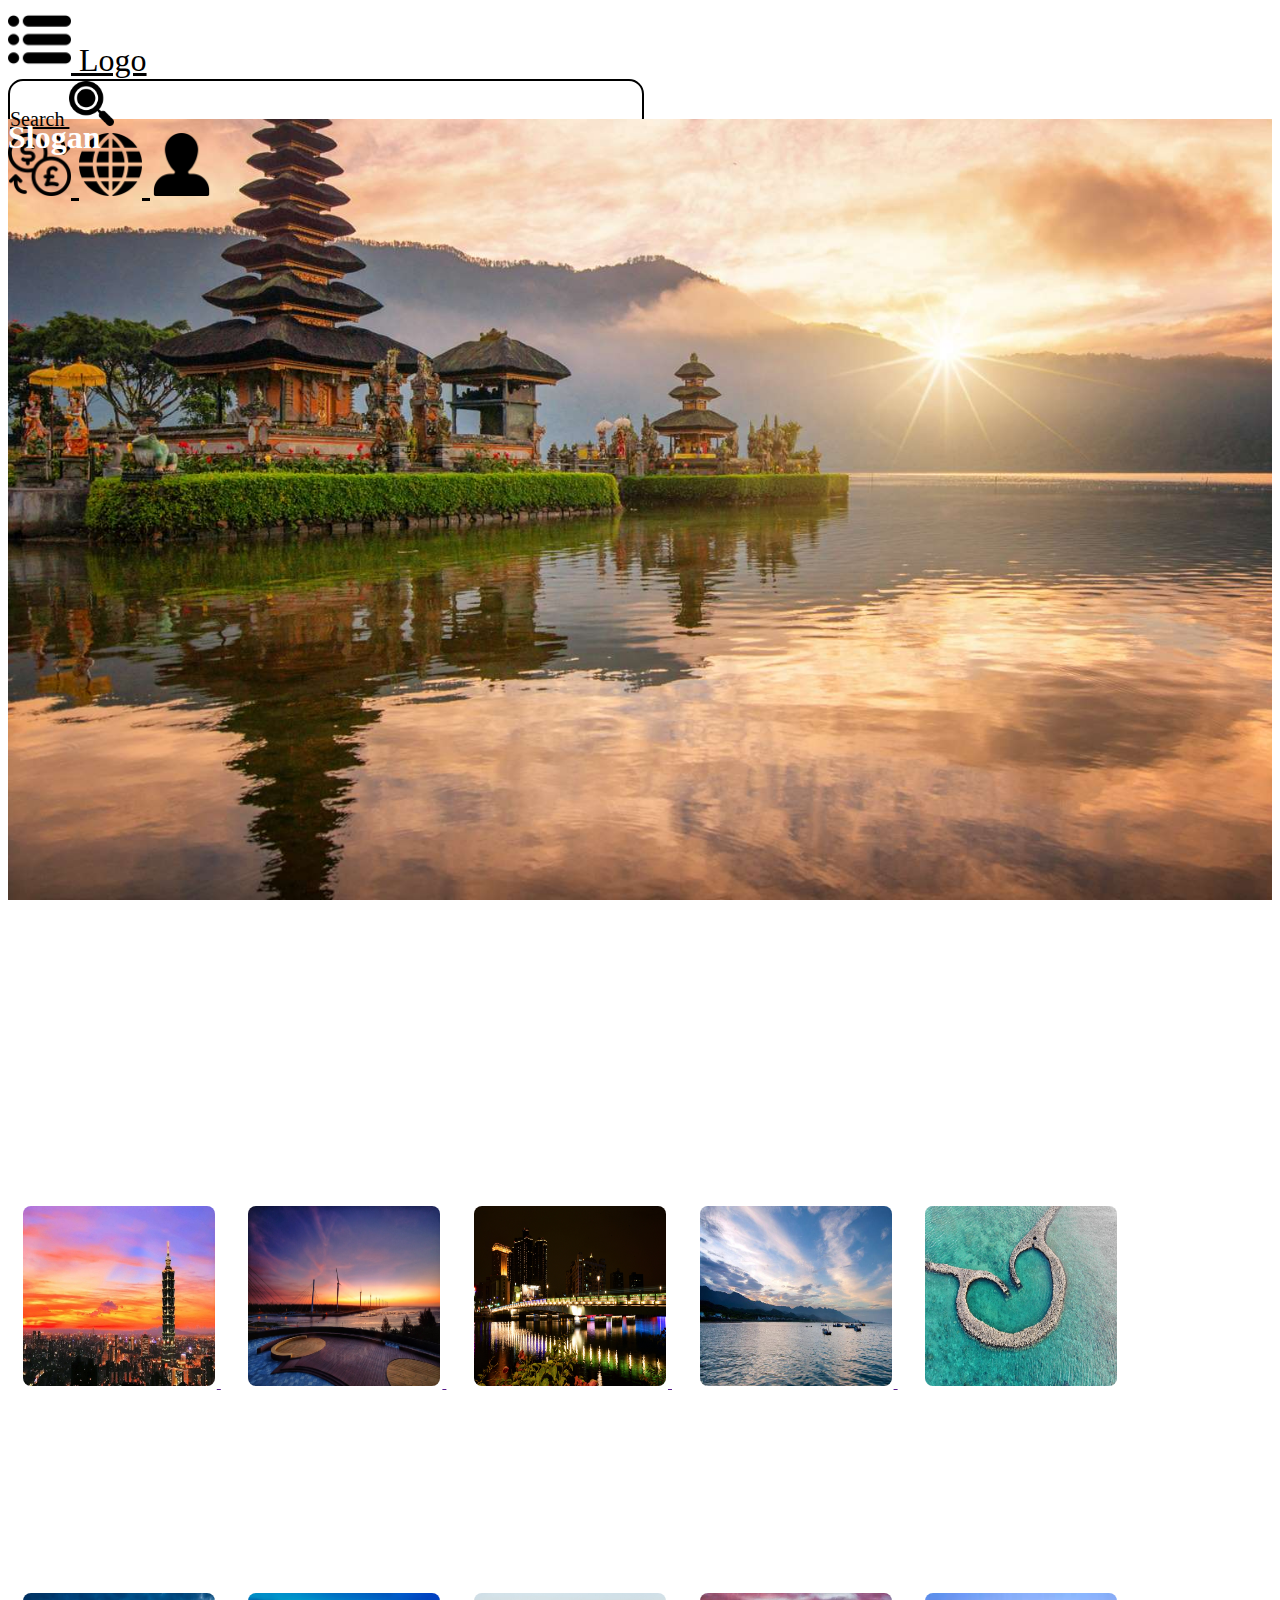
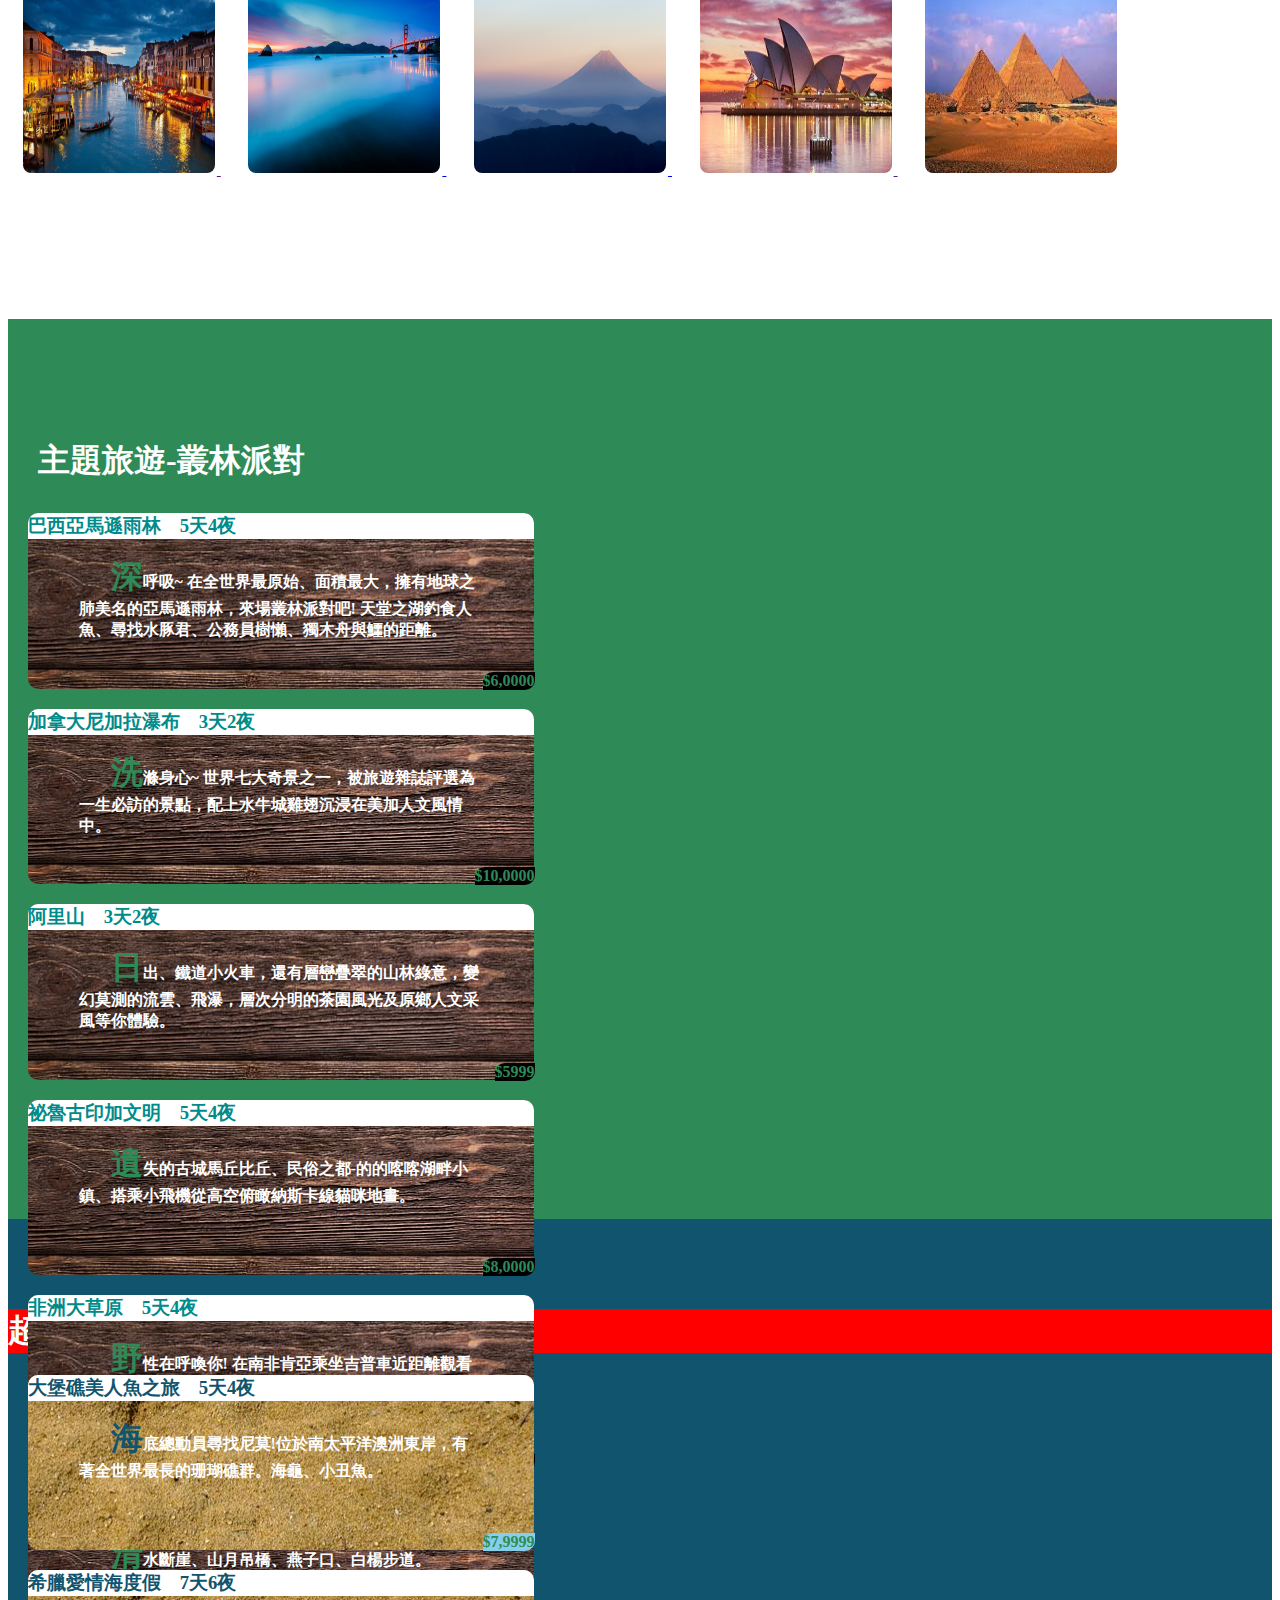
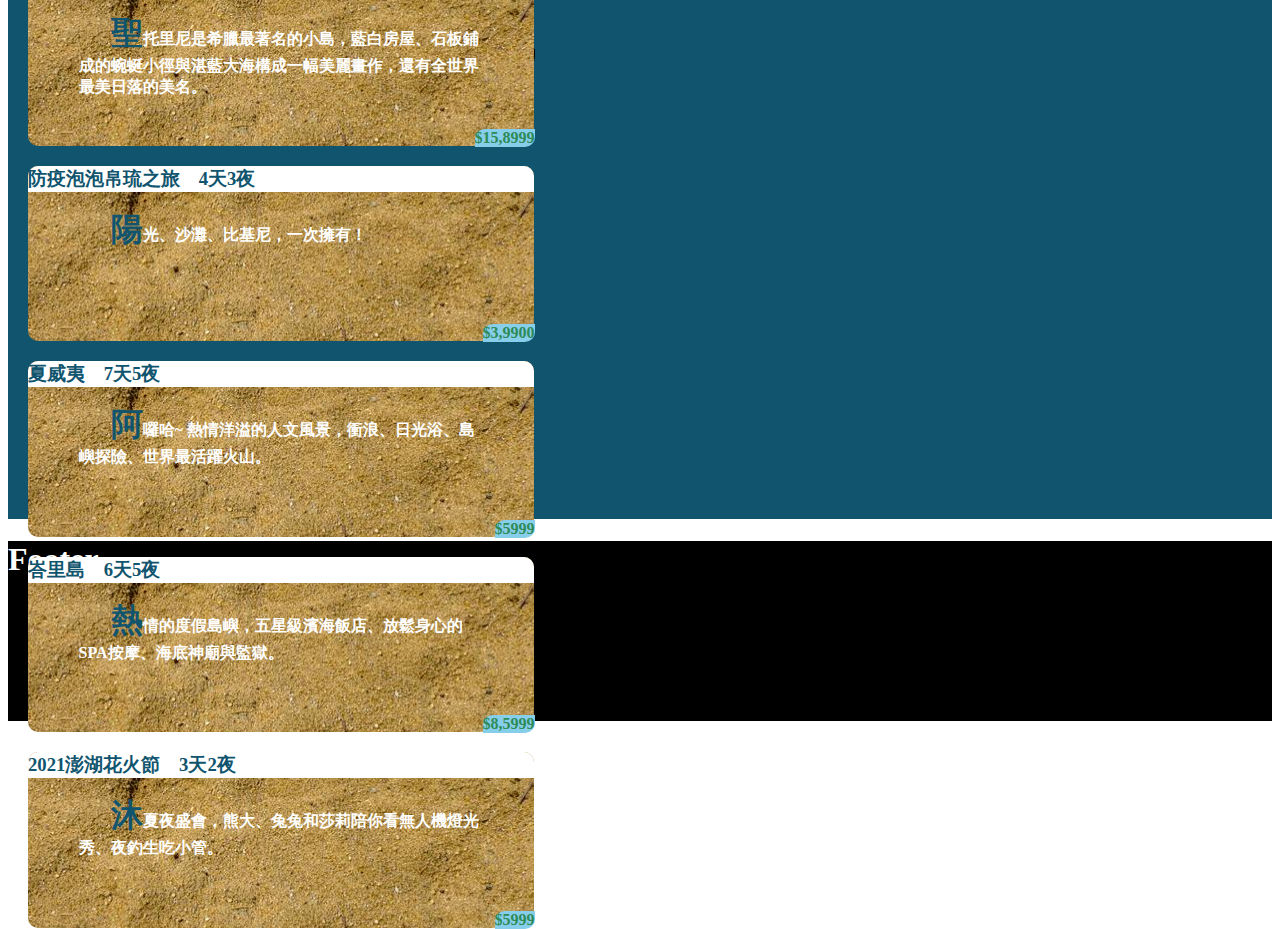
<file: page/different home page/lien/index.html>
<!DOCTYPE html>
<html lang="en">

<head>
  <meta charset="UTF-8" />
  <title>WoW Travel</title>
  <link rel="stylesheet" href="https://cdn.jsdelivr.net/npm/bootstrap@4.6.0/dist/css/bootstrap.min.css"
    integrity="sha384-B0vP5xmATw1+K9KRQjQERJvTumQW0nPEzvF6L/Z6nronJ3oUOFUFpCjEUQouq2+l" crossorigin="anonymous" />
  <style>
    body {
      font-family: 微軟正黑體;
      color: white;
    }

    nav {
      background-color: rgba(255, 255, 255, 0.7);
      width: 100%;
      height: 10vh;
      z-index: 1;
    }

    nav a {
      color: black;
      height: 10vh;
      min-width: fit-content;
      font-size: 2rem;
    }

    nav a:hover {
      background-color: peachpuff;
    }

    nav img {
      max-width: 7vw;
      max-height: 7vh;
    }

    .search_div {
      max-width: 50%;
    }

    #search {
      border-radius: 15px;
      height: fit-content;
      min-width: 100%;
    }

    #search div {
      font-size: 20px;
      border: 2px solid black;
      border-radius: 15px;
      width: 100%;
      max-height: 8vh;
    }

    #search img {
      max-width: 5vw;
      max-height: 5vh;
    }

    header {
      min-height: 100vh;
      background: url("image/header.jpg") no-repeat fixed center;
      background-size: cover;
    }

    section {
      height: 100vh;
    }

    .bar {
      height: 10vh;
    }

    .where {
      font-weight: bold;
      height: 43vh;
    }

    .country {
      text-align: center;
      font-size: 3em;
      height: 10vh;
      padding: 5px 0px 0px 15px;
    }

    .state {
      height: 30vh;
    }

    .state a {
      margin: 1vw;
      height: fit-content;
    }

    .state img {
      border: 2px solid rgb(255, 255, 255);
      border-radius: 10px;
      padding: 0px;
      width: 15vw;
      height: 20vh;
    }

    .state img:hover {
      box-shadow: 0px 0px 30px rgba(0, 0, 0);
    }

    .card_grid {
      height: 78vh;
      width: 100%;
    }

    .card {
      display: flex;
      flex-direction: column;
      margin: 20px;
      border-radius: 10px;
      min-height: 25%;
      width: 40%;
      font-weight: bold;
      background: rgba(0, 0, 0, 0.88) url("image/bg_wood.jpg") no-repeat center scroll;
      position: relative;
    }

    .card h3 {
      margin: 0px;
      color: darkcyan;
      background-color: rgb(255, 255, 255);
      border-radius: 10px 10px 0px 0px;
      font-weight: bold;
    }

    .card .p_grid {
      display: flex;
      justify-content: center;
      align-items: center;
      height: 100%;
    }

    .card .words {
      text-align: left;
      width: 80%;
      height: fit-content;
    }

    .card .words::first-letter {
      color: seagreen;
      font-size: 2em;
    }
    .card .words_sale {
      text-align: left;
      width: 80%;
      height: fit-content;
    }

    .card .words_sale::first-letter {
      color: rgb(16, 84, 110);
      font-size: 2em;
    }

    .card .money {
      margin: 0px;
      position: absolute;
      right: -1px;
      bottom: -1px;
      width: fit-content;
      background-color: black;
      color: seagreen;
      border-radius: 10px 0px 10px 0px;
    }

    footer {
      background-color: black;
      color: white;
      height: 20vh;
    }
  </style>
  <script>

  </script>
</head>

<body>
  <div class="container-fluid m-0 p-0 w-100 text-center">
    <nav class="d-flex flex-row justify-content-start position-fixed">
      <div class="nav_left d-flex flex-row justify-content-start w-25">
        <a href="" class="d-flex justify-content-center align-items-center w-25">
          <img src="icon/menu.png" class="p-2" />
        </a>
        <a href="" id="logo"
          class="pr-2 d-flex justify-content-center align-items-center text-decoration-none w-75">Logo</a>
      </div>
      <div class="search_div pr-3 flex-grow-1 d-flex align-items-center w-auto">
        <a href="" id="search" class="d-flex justify-content-center align-items-center text-decoration-none">
          <div class="d-flex flex-row justify-content-end align-items-center ">
            Search
            <img src="icon/search.png" class="p-2" />
          </div>
        </a>
      </div>
      <div class="nav_right d-flex flex-row justify-content-end w-25">
        <a href="" id="currency" class=" d-flex justify-content-center align-items-center text-decoration-none">
          <img src="icon/currency.png" class="p-2">
        </a>
        <a href="" class="p-2 d-flex justify-content-center align-items-center text-decoration-none">
          <img src="icon/language.png" class="p-2"/>
        </a>
        <a href="" class="d-flex justify-content-center align-items-center text-decoration-none">
          <img src="icon/user.png" class="p-2"/>
        </a>
      </div>
    </nav>
    <header class="d-flex flex-column justify-content-center">
      <h1 id="Slogan">Slogan</h1>
    </header>
    <main class="d-flex flex-column flex-grow-1">
      <section class="d-flex flex-column" style=" 
            background: white url('image/bg_sky.jpg') no-repeat fixed center;
            background-size: cover;">
        <div class="bar"></div>
        <div class="where d-flex flex-column">
          <div class="country">國內</div>
          <div class="state d-flex flex-row flex-nowrap justify-content-center align-items-center">
            <a href="">
              <img src="image/tw_north.jpg" />
            </a>
            <a href="">
              <img src="image/tw_central.jpg" />
            </a>
            <a href="">
              <img src="image/tw_south.jpg" />
            </a>
            <a href="">
              <img src="image/tw_east.jpg" />
            </a>
            <a href="">
              <img src="image/tw_island.jpg" />
            </a>
          </div>
        </div>
        <div class="where d-flex flex-column">
          <div class="country">國外</div>
          <div class="state d-flex flex-row flex-nowrap justify-content-center align-items-center">
            <a href="">
              <img src="image/world_eu.jpg" />
            </a>
            <a href="page/us/index.html">
              <img src="image/world_us.jpg" />
            </a>
            <a href="../../jp/index.html">
              <img src="image/world_jp.jpg" />
            </a>
            <a href="">
              <img src="image/world_australia.jpg" />
            </a>
            <a href="">
              <img src="image/world_africa.jpg" />
            </a>
          </div>
        </div>
      </section>
      
      <section class="d-flex flex-column align-items-center" style="
            background: seagreen url('image/bg_jungle.jpeg') no-repeat center fixed;
            background-size: cover;">
        <div class="bar"></div>
        <h1 style="
              color: white;
              background-color: seagreen;
              width: fit-content;
              border-radius: 5px;
              margin: 30px;">
          主題旅遊-叢林派對
        </h1>
        <div class="card_grid d-flex flex-column flex-wrap justify-content-center align-content-center">
          <div class="card">
            <h3>巴西亞馬遜雨林&emsp;5天4夜</h3>
            <div class="p_grid">
              <p class="words">
                &emsp;深呼吸~
                在全世界最原始、面積最大，擁有地球之肺美名的亞馬遜雨林，來場叢林派對吧!
                天堂之湖釣食人魚、尋找水豚君、公務員樹懶、獨木舟與鱷的距離。
              </p>
              <p class="money">$6,0000</p>
            </div>
          </div>
          <div class="card">
            <h3>加拿大尼加拉瀑布&emsp;3天2夜</h3>
            <div class="p_grid">
              <p class="words">
                &emsp;洗滌身心~
                世界七大奇景之一，被旅遊雜誌評選為一生必訪的景點，配上水牛城雞翅沉浸在美加人文風情中。
              </p>
              <p class="money">$10,0000</p>
            </div>
          </div>
          <div class="card">
            <h3>阿里山&emsp;3天2夜</h3>
            <div class="p_grid">
              <p class="words">
                &emsp;日出、鐵道小火車，還有層巒疊翠的山林綠意，變幻莫測的流雲、飛瀑，層次分明的茶園風光及原鄉人文采風等你體驗。
              </p>
              <p class="money">$5999</p>
            </div>
          </div>
          <div class="card">
            <h3>祕魯古印加文明&emsp;5天4夜</h3>
            <div class="p_grid">
              <p class="words">
                &emsp;遺失的古城馬丘比丘、民俗之都-的的喀喀湖畔小鎮、搭乘小飛機從高空俯瞰納斯卡線貓咪地畫。
              </p>
              <p class="money">$8,0000</p>
            </div>
          </div>
          <div class="card">
            <h3>非洲大草原&emsp;5天4夜</h3>
            <div class="p_grid">
              <p class="words">
                &emsp;野性在呼喚你!
                在南非肯亞乘坐吉普車近距離觀看拍攝動物大遷徒。
              </p>
            </div>
            <p class="money">$6,0000</p>
          </div>
          <div class="card">
            <h3>太魯閣國家公園&emsp;2天1夜</h3>
            <div class="p_grid">
              <p class="words">&emsp;清水斷崖、山月吊橋、燕子口、白楊步道。</p>
            </div>
            <p class="money">$7999</p>
          </div>
        </div>
      </section>

      <section class="d-flex flex-column" style="
            background: rgb(16, 84, 110) url('image/bg_sea.jpg') no-repeat center fixed;
            background-size: cover;">
        <div class="bar"></div>
        <h1 style="color: white; background-color: red; margin-top: 0px">
          超殺特價
        </h1>
        <div class="card_grid align-self-center d-flex flex-column flex-wrap justify-content-center align-content-center">
          <div class="card" style="
                background: rgba(0, 0, 0, 0.88) url('image/bg_sand.jpg')
                no-repeat center scroll;">
            <h3 style="color: rgb(16, 84, 110)">大堡礁美人魚之旅&emsp;5天4夜</h3>
            <div class="p_grid">
              <p class="words_sale">
                &emsp;海底總動員尋找尼莫!位於南太平洋澳洲東岸，有著全世界最長的珊瑚礁群。海龜、小丑魚。
              </p>
              <p class="money" style="background-color: skyblue">$7,9999</p>
            </div>
          </div>
          <div class="card" style="
                background: rgba(0, 0, 0, 0.88) url('image/bg_sand.jpg')
                no-repeat center scroll;">
            <h3 style="color: rgb(16, 84, 110)">希臘愛情海度假&emsp;7天6夜</h3>
            <div class="p_grid">
              <p class="words_sale">&emsp;聖托里尼是希臘最著名的小島，藍白房屋、石板鋪成的蜿蜒小徑與湛藍大海構成一幅美麗畫作，還有全世界最美日落的美名。</p>
              <p class="money" style="background-color: skyblue">$15,8999</p>
            </div>
          </div>
          <div class="card" style="
                background: rgba(0, 0, 0, 0.88) url('image/bg_sand.jpg')
                no-repeat center scroll;">
            <h3 style="color: rgb(16, 84, 110)">防疫泡泡帛琉之旅&emsp;4天3夜</h3>
            <div class="p_grid">
              <p class="words_sale">
                &emsp;陽光、沙灘、比基尼，一次擁有！
              </p>
              <p class="money" style="background-color: skyblue">$3,9900</p>
            </div>
          </div>
          <div class="card" style="
                background: rgba(0, 0, 0, 0.88) url('image/bg_sand.jpg')
                no-repeat center scroll;">
            <h3 style="color: rgb(16, 84, 110)">夏威夷&emsp;7天5夜</h3>
            <div class="p_grid">
              <p class="words_sale">&emsp;阿囉哈~ 熱情洋溢的人文風景，衝浪、日光浴、島嶼探險、世界最活躍火山。</p>
              <p class="money" style="background-color: skyblue">$5999</p>
            </div>
          </div>
          <div class="card" style="
                background: rgba(0, 0, 0, 0.88) url('image/bg_sand.jpg')
                no-repeat center scroll;">
            <h3 style="color: rgb(16, 84, 110)">峇里島&emsp;6天5夜</h3>
            <div class="p_grid">
              <p class="words_sale">&emsp;熱情的度假島嶼，五星級濱海飯店、放鬆身心的SPA按摩、海底神廟與監獄。</p>
              <p class="money" style="background-color: skyblue">$8,5999</p>
            </div>
          </div>
          <div class="card" style="
                background: rgba(0, 0, 0, 0.88) url('image/bg_sand.jpg')
                no-repeat center scroll;">
            <h3 style="color: rgb(16, 84, 110)">2021澎湖花火節&emsp;3天2夜</h3>
            <div class="p_grid">
              <p class="words_sale">&emsp;沐夏夜盛會，熊大、兔兔和莎莉陪你看無人機燈光秀、夜釣生吃小管。</p>
              <p class="money" style="background-color: skyblue">$5999</p>
            </div>
          </div>
        </div>
      </section>
    </main>
    <footer>
      <h1>Footer</h1>
    </footer>
  </div>

  <script src="https://code.jquery.com/jquery-3.5.1.slim.min.js"
    integrity="sha384-DfXdz2htPH0lsSSs5nCTpuj/zy4C+OGpamoFVy38MVBnE+IbbVYUew+OrCXaRkfj"
    crossorigin="anonymous"></script>
  <script src="https://cdn.jsdelivr.net/npm/bootstrap@4.6.0/dist/js/bootstrap.bundle.min.js"
    integrity="sha384-Piv4xVNRyMGpqkS2by6br4gNJ7DXjqk09RmUpJ8jgGtD7zP9yug3goQfGII0yAns"
    crossorigin="anonymous"></script>
</body>

</html>
</file>
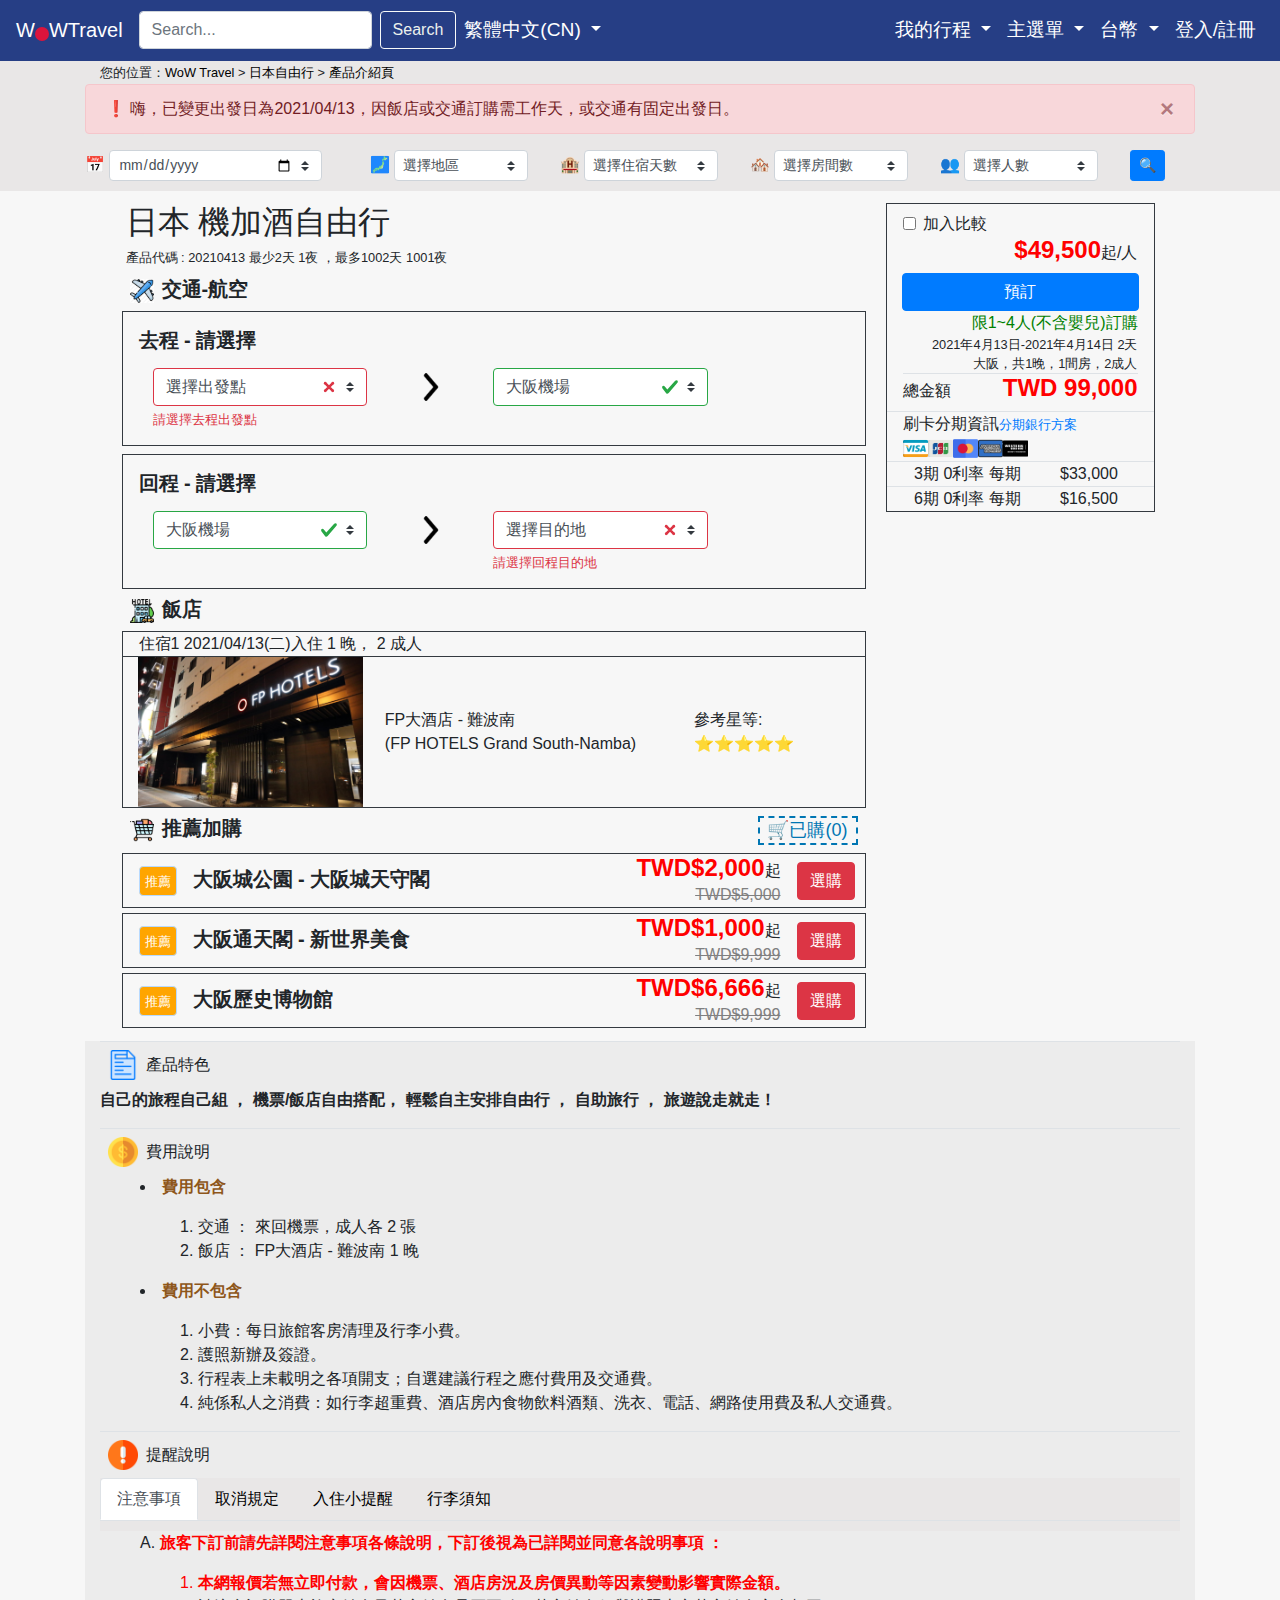
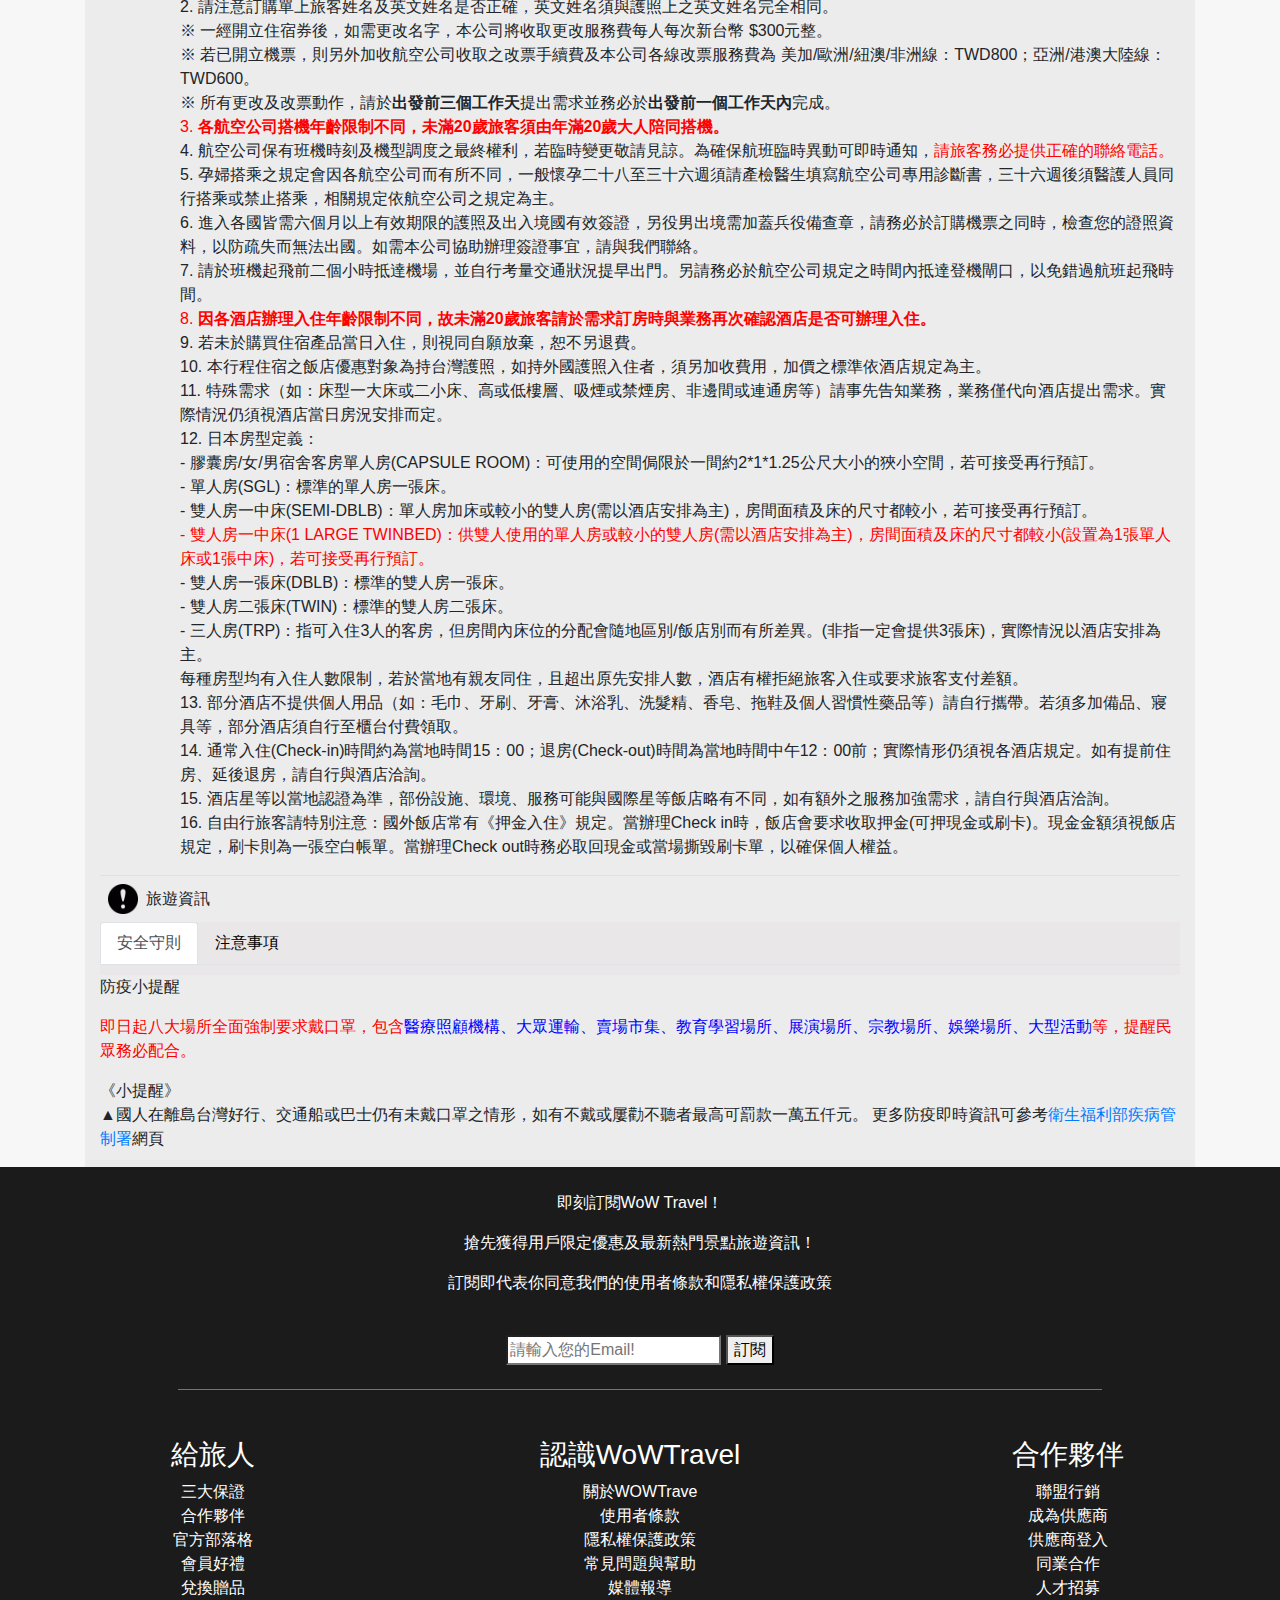
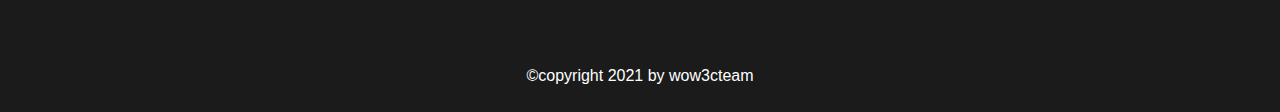
<file: page/jp/list/index.html>
<!DOCTYPE html>
<html lang="zh-Hant-TW">

<head>
    <meta charset="UTF-8">
    <meta http-equiv="X-UA-Compatible" content="IE=edge">
    <meta name="viewport" content="width=device-width, initial-scale=1.0">
    <title>WoW travel</title>
    <!--web icon-->
    <link rel="Shortcut Icon" type="image/x-icon" href="../../jp/icon/wow_travel.ico">
    <!--CSS-->
    <link rel="stylesheet" href="../../../css/common.css">
    <!-- Bootstrap CSS -->
    <link rel="stylesheet" href="https://stackpath.bootstrapcdn.com/bootstrap/4.3.1/css/bootstrap.min.css" integrity="sha384-ggOyR0iXCbMQv3Xipma34MD+dH/1fQ784/j6cY/iJTQUOhcWr7x9JvoRxT2MZw1T" crossorigin="anonymous">
    <link rel="stylesheet" href="https://cdnjs.cloudflare.com/ajax/libs/font-awesome/5.15.3/css/all.min.css" integrity="sha512-iBBXm8fW90+nuLcSKlbmrPcLa0OT92xO1BIsZ+ywDWZCvqsWgccV3gFoRBv0z+8dLJgyAHIhR35VZc2oM/gI1w==" crossorigin="anonymous" />
    <script src="https://code.jquery.com/jquery-3.6.0.min.js" integrity="sha256-/xUj+3OJU5yExlq6GSYGSHk7tPXikynS7ogEvDej/m4=" crossorigin="anonymous"></script>
    <style>
        /* header */
        
        .logo {
            display: flex;
            align-items: center
        }
        
        .navbar-dark .navbar-nav .nav-link {
            color: rgba(255, 255, 255);
        }
        
        .dropdown-item:hover {
            color: rgb(38, 62, 133);
        }
        
        .bg-color {
            background-color: rgb(38, 62, 133);
        }
        
        .btn-outline-success {
            color: #ecf1ed;
            border-color: #f8faf9;
        }
        
        .bg-color {
            background-color: rgb(38, 62, 133);
        }
        /* 以下為新增 */
        /*nav*/
        
        nav {
            background-color: rgb(233, 231, 231);
            padding-bottom: 10px;
        }
        
        #nav {
            padding-top: 60px;
        }
        
        header a,
        nav a,
        footer a {
            text-decoration: none;
            color: black;
        }
        /*article*/
        
        article {
            background-color: rgb(247, 247, 247);
            min-height: 100vh;
        }
        
        #section img {
            height: 24px;
            width: 24px;
        }
        
        #card img {
            width: 25px;
        }
        
        #right-arrow img {
            height: 28px;
            margin-top: 5px;
            margin-right: 20px;
        }
        
        #hotel img {
            height: 150px;
            width: 225px;
        }
        
        #button a {
            color: white;
            text-decoration: none;
        }
        
        #recommend>div {
            margin-bottom: 5px;
        }
        
        main section img {
            height: 30px;
            width: 30px;
        }
        
        #value {
            background-color: rgb(236, 236, 236);
        }
        
        #color_red {
            color: red;
        }
        
        #color_blue {
            color: blue;
        }
        
        #color_green {
            color: green;
        }
        
        #color_brown {
            color: rgb(142, 86, 26);
        }
        
        #color_gray {
            color: gray;
        }
        
        #item {
            list-style-position: inside;
        }
        
        #recommend-2 {
            color: white;
            background-color: orange;
            padding: 2px 5px;
        }
        
        #shopping_basket {
            border: 2px dashed #0076b3;
            color: #0076b3;
            font-size: 18px;
            text-align: center;
            line-height: 25px;
            width: 100px;
        }
    </style>
    <script>
        // GoTop
        $(document).ready(function() {
            $("#goTop").click(function() {
                $("html,body").animate({
                    scrollTop: 0
                }, 'slow');
                return false;
            });

            $(window).scroll(function() {
                if ($(this).scrollTop() > 830) {
                    $('#goTop').fadeIn(500);
                } else {
                    $('#goTop').fadeOut(500);
                }
            });
        });
    </script>
</head>

<body>
    <!---下方為goTop--->
    <a href="#" id="goTop">
        <i class="fas fa-angle-double-up"></i>
    </a>
    <!---下方為header--->
    <header class="navbar navbar-expand-lg bg-color navbar-dark fixed-top">
        <a class="navbar-brand d-flex justify-content-center" href="../../../index.html">W<div class="logo">
            <div class='nav_circle'></div>
        </div>WTravel</a>

        <button class="navbar-toggler" type="button" data-toggle="collapse" data-target="#navbarSupportedContent" aria-controls="navbarSupportedContent" aria-expanded="false" aria-label="Toggle navigation">
            <span class="navbar-toggler-icon"></span>
        </button>


        <div class=" collapse navbar-collapse " id="navbarSupportedContent">
            <form class="form-inline my-2 my-lg-0">
                <input class="form-control mr-sm-2" type="search" placeholder="Search..." aria-label="Search">
                <button class="btn btn-outline-success my-2 my-sm-0" type="submit">Search</button>
            </form>
            <ul class="navbar-nav mr-auto navbar-nav-scroll">
                <li class="nav-item dropdown ">
                    <a class="nav-link dropdown-toggle" href="#" id="navbarDropdown" role="button" data-toggle="dropdown" aria-haspopup="true" aria-expanded="false">
                        繁體中文(CN)
                    </a>
                    <div class="dropdown-menu" aria-labelledby="navbarDropdown">
                        <a class="dropdown-item" href="#">ไทย</a>
                        <a class="dropdown-item" href="#">English</a>
                        <a class="dropdown-item" href="#">日本語</a>
                        <a class="dropdown-item" href="#">한국어</a>
                    </div>
                </li>
            </ul>
            <ul class="navbar-nav ml-auto navbar-nav-scroll">
                <li class="nav-item dropdown">
                    <a class="myCart nav-link dropdown-toggle" href="#" id="navbarDropdown" role="button" data-toggle="dropdown" aria-haspopup="true" aria-expanded="false" style="color:white">
                        我的行程
                    </a>
                    <div class="myCartList dropdown-menu " aria-labelledby="navbarDropdown">

                        <a class="money dropdown-item">
                            <span class="text-muted">TWD&nbsp;</span>
                            <span class="result">0</span>
                        </a>
                        <a class="dropdown-item text-right" href="./page/jp/list/index.html">去結帳</a>
                    </div>
                </li>
                <li class="nav-item dropdown">
                    <a class="nav-link dropdown-toggle" href="#" id="navbarDropdown" role="button" data-toggle="dropdown" aria-haspopup="true" aria-expanded="false">
                        主選單
                    </a>
                    <div class="dropdown-menu" aria-labelledby="navbarDropdown">
                        <a class="dropdown-item" href="#">最新消息</a>
                        <a class="dropdown-item" href="#">國內自由行</a>
                        <a class="dropdown-item" href="#">國外自由行</a>
                        <a class="dropdown-item" href="#">常見問題</a>
                    </div>
                </li>
                <li class="nav-item dropdown">
                    <a class="nav-link dropdown-toggle" href="#" id="navbarDropdown" role="button" data-toggle="dropdown" aria-haspopup="true" aria-expanded="false">
                        台幣
                    </a>
                    <div class="dropdown-menu" aria-labelledby="navbarDropdown">
                        <a class="dropdown-item" href="#">£英鎊</a>
                        <a class="dropdown-item" href="#">$美元</a>
                        <a class="dropdown-item" href="#">₩韓元</a>
                        <a class="dropdown-item" href="#">¥日幣</a>
                    </div>
                </li>

                <li class="nav-item active">
                    <a class="nav-link" href="#">登入/註冊 <span class="sr-only">(current)</span></a>
                </li>
            </ul>
        </div>
    </header>


    <!---下方為nav--->

    <nav id="nav">
        <div class="container">
            <div class="col">
                <small>您的位置：<a href="../../../index.html">WoW Travel</a> > <a href="../index.html">日本自由行</a> > <a href="./index.html">產品介紹頁</a></small>
            </div>

            <div class="col alert alert-danger alert-dismissible fade show" role="alert">
                ❗ 嗨，已變更出發日為2021/04/13，因飯店或交通訂購需工作天，或交通有固定出發日。
                <button type="button" class="close" data-dismiss="alert" aria-label="Close">
            <span aria-hidden="true">&times;</span>
          </button>
            </div>

            <div class="row ">
                <div class="col-xl-3 col-5">📅
                    <input type="date" min="2021-04-13" max="2021-04-14" class="col-10 date custom-select custom-select-sm">
                </div>

                <div class="col-xl-2 col-5">🗾
                    <select class="col-10 custom-select custom-select-sm">
                    <option selected>選擇地區</option>
                    <option value="北海道">北海道</option>
                    <option value="本州">本州</option>
                    <option value="四國">四國</option>
                    <option value="九州">九州</option>
                  </select>
                </div>

                <div class="col-xl-2 col-5">🏨
                    <select class="col-10 custom-select custom-select-sm">
                    <option selected>選擇住宿天數</option>
                    <option value="1天">1天</option>
                    <option value="2天">2天</option>
                    <option value="3天">3天</option>
                    <option value="4天">4天</option>
                    <option value="5天">5天</option>
                    <option value="6天">6天</option>
                    <option value="7天">7天</option>
                    <option value="8天">8天</option>
                    <option value="9天">9天</option>
                    <option value="10天">10天</option>
                  </select>
                </div>

                <div class="col-xl-2 col-5">🏘
                    <select class="col-10 custom-select custom-select-sm">
                    <option selected>選擇房間數</option>
                    <option value="1間">1間</option>
                    <option value="2間">2間</option>
                    <option value="3間">3間</option>
                    <option value="4間">4間</option>
                    <option value="5間">5間</option>
                    <option value="6間">6間</option>
                    <option value="7間">7間</option>
                    <option value="8間">8間</option>
                    <option value="9間">9間</option>
                    <option value="10間">10間</option>
                  </select>
                </div>

                <div class="col-xl-2 col-5">👥
                    <select class="col-10 custom-select custom-select-sm">
                      <option selected>選擇人數</option>
                      <option value="1人">1人</option>
                      <option value="2人">2人</option>
                      <option value="3人">3人</option>
                      <option value="4人">4人</option>
                      <option value="5人">5人</option>
                      <option value="6人">6人</option>
                      <option value="7人">7人</option>
                      <option value="8人">8人</option>
                      <option value="9人">9人</option>
                      <option value="10人">10人</option>
                    </select>
                </div>

                <div class="col-1">
                    <button type="submit" class="btn btn-primary btn-sm" id="search">🔍</button>
                </div>

            </div>
        </div>
    </nav>

    <!---下方為article--->

    <article>
        <div class="container">
            <main>
                <div class="row justify-content-center">
                    <section id="section" class="p-2 col-12 col-lg-8">
                        <div>
                            <div class="m-1 h2">日本 機加酒自由行</div>
                            <div class="m-1"><small>產品代碼 : 20210413 最少2天 1夜 ，最多1002天 1001夜</small></div>
                        </div>

                        <div>
                            <div class="m-2 h5"><img src="../icon/airplane.jpg"><strong class="pl-2">交通-航空</strong></div>
                            <div class="border border-dark mb-2">
                                <div class="m-3 h5"><strong>去程 - 請選擇</strong></div>
                                <div class="row mb-3 col-12">
                                    <div class="col-xl-5 col-8">
                                        <form class="was-validated">
                                            <div class="col-11">
                                                <select class="custom-select" required>
                                            <option value="">選擇出發點</option>
                                            <option value="台北松山機場">台北松山機場</option>
                                            <option value="台中機場">台中機場</option>
                                            <option value="嘉義機場">嘉義機場</option>
                                            <option value="台南機場">台南機場</option>
                                            <option value="高雄機場">高雄機場</option>
                                          </select>
                                                <div class="invalid-feedback">請選擇去程出發點</div>
                                            </div>
                                        </form>
                                    </div>
                                    <div id="right-arrow"><img src="../icon/right-arrow.png"></div>
                                    <div class="col-xl-5 col-8">
                                        <form class="was-validated">
                                            <div class="col-11">
                                                <select class="custom-select" required>
                                                <option value="大阪機場">大阪機場</option>
                                              </select>
                                                <div class="invalid-feedback">請選擇去程目的地</div>
                                            </div>
                                        </form>
                                    </div>
                                </div>
                            </div>

                            <div class="border border-dark m-0">
                                <div class="m-3 h5"><strong>回程 - 請選擇</strong></div>
                                <div class="row mb-3 col-12">
                                    <div class="col-xl-5 col-8">
                                        <form class="was-validated">
                                            <div class="col-11">
                                                <select class="custom-select" required>
                                                <option value="大阪機場">大阪機場</option>
                                              </select>
                                                <div class="invalid-feedback">請選擇回程出發點</div>
                                            </div>
                                        </form>
                                    </div>
                                    <div id="right-arrow"><img src="../icon/right-arrow.png"></div>
                                    <div class="col-xl-5 col-8">
                                        <form class="was-validated">
                                            <div class="col-11">
                                                <select class="custom-select" required>
                                            <option value="">選擇目的地</option>
                                            <option value="台北松山機場">台北松山機場</option>
                                            <option value="台中機場">台中機場</option>
                                            <option value="嘉義機場">嘉義機場</option>
                                            <option value="台南機場">台南機場</option>
                                            <option value="高雄機場">高雄機場</option>
                                          </select>
                                                <div class="invalid-feedback">請選擇回程目的地</div>
                                            </div>
                                        </form>
                                    </div>
                                </div>
                            </div>
                        </div>

                        <div>
                            <div class="m-2 h5"><img src="../icon/hotel.png"><strong class="pl-2">飯店</strong></div>
                            <div class="border border-dark">
                                <div class="ml-3">住宿1 2021/04/13(二)入住 1 晚， 2 成人</div>
                            </div>
                            <div id="hotel" class="row align-items-center border-bottom border-left border-right border-dark m-0">
                                <div class="col-12 col-xl-4"><img src="../image/Osaka/hotel_2.jpg"></div>
                                <div class="col-12 col-xl-5">FP大酒店 - 難波南</br>(FP HOTELS Grand South-Namba)</div>
                                <div class="col-12 col-xl-3">參考星等:<br>⭐⭐⭐⭐⭐</div>
                            </div>
                        </div>
                        <div id="recommend">
                            <div class="m-2 h5 d-flex flex-row justify-content-between">
                                <div><img src="../icon/shopping-cart.png"><strong class="pl-2">推薦加購</strong></div>
                                <div id="shopping_basket">🛒已購(<span id="number" value="0">0</span>)</div>
                            </div>
                            <div class="d-flex flex-row justify-content-between align-items-center border border-dark">
                                <div id="recommend-2" class=" ml-3 mb-0 alert alert-primary" role="alert" style="min-width:38px"><small>推薦</small></div>
                                <div class="ml-3 mt-1 mr-auto h5"><strong>大阪城公園 - 大阪城天守閣</strong></div>
                                <div class="d-flex flex-column align-items-end mr-3" style="min-width:150px">
                                    <div><span id="color_red" class="h4"><strong>TWD$2,000</strong></span>起</div>
                                    <div id="color_gray"><del>TWD$5,000</del></div>
                                </div>
                                <div style="min-width:68px"><button id="buy_1" type="button" class="btn btn-danger mr-2">選購</button></div>
                            </div>
                            <div class="d-flex flex-row justify-content-between align-items-center border border-dark">
                                <div id="recommend-2" class=" ml-3 mb-0 alert alert-primary" role="alert" style="min-width:38px"><small>   推薦</small></div>
                                <div class="ml-3 mt-1 mr-auto h5"><strong>大阪通天閣 - 新世界美食</strong></div>
                                <div class="d-flex flex-column align-items-end mr-3" style="min-width:150px">
                                    <div><span id="color_red" class="h4"><strong>TWD$1,000</strong></span>起</div>
                                    <div id="color_gray"><del>TWD$9,999</del></div>
                                </div>
                                <div style="min-width:68px"><button id="buy_2" type="button" class="btn btn-danger mr-2">選購</button></div>
                            </div>
                            <div class="d-flex flex-row align-items-center border border-dark">
                                <div id="recommend-2" class=" ml-3 mb-0 alert alert-primary" role="alert" style="min-width:38px"><small>推薦</small></div>
                                <div class="ml-3 mt-1 mr-auto h5"><strong>大阪歷史博物館</strong></div>
                                <div class="d-flex flex-column align-items-end mr-3" style="min-width:150px">
                                    <div><span id="color_red" class="h4"><strong>TWD$6,666</strong></span>起</div>
                                    <div id="color_gray"><del>TWD$9,999</del></div>
                                </div>
                                <div style="min-width:68px"><button id="buy_3" type="button" class="btn btn-danger mr-2">選購</button></div>
                            </div>
                        </div>
                    </section>

                    <!---下方為aside--->

                    <aside class="p-2 d-flex flex-column col-lg-3 col-12 m-1">
                        <div class="border border-dark">
                            <div class="ml-3 mt-2">
                                <div class="form-check">
                                    <input class="form-check-input" type="checkbox" value="" id="defaultCheck1">
                                    <label class="form-check-label" for="defaultCheck1">
                                  加入比較
                                </label>
                                </div>
                            </div>
                            <div class="d-flex flex-row justify-content-end align-items-baseline mr-3"><span id="color_red" class="h4"><strong>$49,500</strong></span>起/人</div>
                            <div class="col-12" id="button">

                                <!-- Button trigger modal -->

                                <button type="button" class="btn btn-primary w-100" data-toggle="modal" data-target="#exampleModal">
                                預訂
                              </button>

                                <!-- Modal -->

                                <div class="modal fade" id="exampleModal" tabindex="-1" aria-labelledby="exampleModalLabel" aria-hidden="true">
                                    <div class="modal-dialog">
                                        <div class="modal-content">
                                            <div class="modal-header">
                                                <h5 class="modal-title" id="exampleModalLabel">錯誤</h5>
                                                <button type="button" class="close" data-dismiss="modal" aria-label="Close">
                                        <span aria-hidden="true">&times;</span>
                                      </button>
                                            </div>
                                            <div class="modal-body">
                                                公司已倒閉，前往推薦旅行社
                                            </div>
                                            <div class="modal-footer">
                                                <button type="button" class="btn btn-secondary" data-dismiss="modal">取消</button>
                                                <button type="button" class="btn btn-primary"><a href="https://www.liontravel.com/category/zh-tw/index" target="_blank">前往</a></button>
                                            </div>
                                        </div>
                                    </div>
                                </div>
                            </div>
                            <div id="color_green" class="d-flex flex-row justify-content-end mr-3">限1~4人(不含嬰兒)訂購</div>
                            <div class="d-flex flex-row justify-content-end ml-3 mr-3"><small>2021年4月13日-2021年4月14日 2天</small></div>
                            <div class="d-flex flex-row justify-content-end mr-3"><small>大阪，共1晚，1間房，2成人</small></div>
                            <div class="d-flex flex-row justify-content-between align-items-baseline border-top mr-3 ml-3">
                                <div>總金額</div>
                                <div id="color_red" class="h4"><strong>TWD 99,000</strong></div>
                            </div>
                            <div class="d-flex flex-column border-top border-bottom">
                                <div class="ml-3 mr-3">刷卡分期資訊<small><a href="#">分期銀行方案</a></small></div>
                                <div id="card" class="d-flex flex-row justify-content-start ml-3"><img src="../icon/visa.png"><img src="../icon/jcb.png"><img src="../icon/mastercard.png"><img src="../icon/american-express.png"><img src="../icon/symbols.png"></div>
                            </div>
                            <div id="table" class="d-flex flex-column justify-content-between border-bottom">
                                <div class="d-flex flex-row justify-content-around ml-2">
                                    <div>3期 0利率 每期</div>
                                    <div class="mr-3">$33,000</div>
                                </div>
                            </div>
                            <div class="d-flex flex-row justify-content-around ml-2">
                                <div>6期 0利率 每期</div>
                                <div class="mr-3">$16,500</div>
                            </div>

                        </div>
                    </aside>
                </div>
            </main>
            <main id="value">
                <div class="col-12">
                    <section>
                        <div>
                            <div class="d-flex flex-column border-top">
                                <div class="d-flex flex-row align-items-center m-2"><img src="../icon/file.png" class="mr-2">產品特色</div>
                                <div>
                                    <p><strong>自己的旅程自己組 ， 機票/飯店自由搭配，
                                    輕鬆自主安排自由行 ， 自助旅行 ， 旅遊說走就走！</strong></p>
                                </div>
                            </div>
                            <div class="d-flex flex-column border-top">
                                <div class="d-flex flex-row align-items-center m-2"><img src="../icon/money.png" class="mr-2">費用說明</div>
                                <div>
                                    <ul id="item">
                                        <li> <span id="color_brown"><strong>費用包含</strong></span>
                                            <p>
                                                <ol>
                                                    <li>交通 ： 來回機票，成人各 2 張</li>
                                                    <li>飯店 ： FP大酒店 - 難波南 1 晚</li>
                                                </ol>
                                            </p>
                                        </li>
                                        <li> <span id="color_brown"><strong>費用不包含</strong></span>
                                            <p>
                                                <ol>
                                                    <li>小費：每日旅館客房清理及行李小費。</li>
                                                    <li>護照新辦及簽證。 </li>
                                                    <li>行程表上未載明之各項開支；自選建議行程之應付費用及交通費。</li>
                                                    <li>純係私人之消費：如行李超重費、酒店房內食物飲料酒類、洗衣、電話、網路使用費及私人交通費。</li>
                                                </ol>
                                            </p>
                                        </li>
                                    </ul>


                                </div>
                            </div>
                            <div class="d-flex flex-column border-top">
                                <div class="d-flex flex-row align-items-center m-2"><img src="../icon/warn.png" class="mr-2">提醒說明</div>
                                <div>
                                    <nav>
                                        <div class="nav nav-tabs" id="nav-tab" role="tablist">
                                            <a class="nav-link active" id="nav-beware-tab" data-toggle="tab" href="#nav-beware" role="tab" aria-controls="nav-beware" aria-selected="true">注意事項</a>
                                            <a class="nav-link" id="nav-cancel-tab" data-toggle="tab" href="#nav-cancel" role="tab" aria-controls="nav-cancel" aria-selected="false">取消規定</a>
                                            <a class="nav-link" id="nav-remind-tab" data-toggle="tab" href="#nav-remind" role="tab" aria-controls="nav-remind" aria-selected="false">入住小提醒</a>
                                            <a class="nav-link" id="nav-inform-tab" data-toggle="tab" href="#nav-inform" role="tab" aria-controls="nav-inform" aria-selected="false">行李須知</a>
                                        </div>
                                    </nav>
                                    <div class="tab-content" id="nav-tabContent">
                                        <div class="tab-pane fade show active" id="nav-beware" role="tabpanel" aria-labelledby="nav-beware-tab">
                                            <ol id="item" type="A">
                                                <li><span id="color_red"><strong>旅客下訂前請先詳閱注意事項各條說明，下訂後視為已詳閱並同意各說明事項 ：</strong></span>
                                                    <p>
                                                        <ol>
                                                            <li id="color_red"><strong>本網報價若無立即付款，會因機票、酒店房況及房價異動等因素變動影響實際金額。</strong></li>
                                                            <li>請注意訂購單上旅客姓名及英文姓名是否正確，英文姓名須與護照上之英文姓名完全相同。<br>※ 一經開立住宿券後，如需更改名字，本公司將收取更改服務費每人每次新台幣 $300元整。<br>※ 若已開立機票，則另外加收航空公司收取之改票手續費及本公司各線改票服務費為 美加/歐洲/紐澳/非洲線：TWD800；亞洲/港澳大陸線：TWD600。<br>※ 所有更改及改票動作，請於<strong>出發前三個工作天</strong>提出需求並務必於<strong>出發前一個工作天內</strong>完成。</li>
                                                            <li id="color_red"><strong>各航空公司搭機年齡限制不同，未滿20歲旅客須由年滿20歲大人陪同搭機。</strong></li>
                                                            <li>航空公司保有班機時刻及機型調度之最終權利，若臨時變更敬請見諒。為確保航班臨時異動可即時通知，<span id="color_red">請旅客務必提供正確的聯絡電話。</span></li>
                                                            <li>孕婦搭乘之規定會因各航空公司而有所不同，一般懷孕二十八至三十六週須請產檢醫生填寫航空公司專用診斷書，三十六週後須醫護人員同行搭乘或禁止搭乘，相關規定依航空公司之規定為主。</li>
                                                            <li>進入各國皆需六個月以上有效期限的護照及出入境國有效簽證，另役男出境需加蓋兵役備查章，請務必於訂購機票之同時，檢查您的證照資料，以防疏失而無法出國。如需本公司協助辦理簽證事宜，請與我們聯絡。</li>
                                                            <li>請於班機起飛前二個小時抵達機場，並自行考量交通狀況提早出門。另請務必於航空公司規定之時間內抵達登機閘口，以免錯過航班起飛時間。</li>
                                                            <li id="color_red"><strong>因各酒店辦理入住年齡限制不同，故未滿20歲旅客請於需求訂房時與業務再次確認酒店是否可辦理入住。</strong></li>
                                                            <li>若未於購買住宿產品當日入住，則視同自願放棄，恕不另退費。</li>
                                                            <li>本行程住宿之飯店優惠對象為持台灣護照，如持外國護照入住者，須另加收費用，加價之標準依酒店規定為主。</li>
                                                            <li>特殊需求（如：床型一大床或二小床、高或低樓層、吸煙或禁煙房、非邊間或連通房等）請事先告知業務，業務僅代向酒店提出需求。實際情況仍須視酒店當日房況安排而定。</li>
                                                            <li>日本房型定義：<br>- 膠囊房/女/男宿舍客房單人房(CAPSULE ROOM)：可使用的空間侷限於一間約2*1*1.25公尺大小的狹小空間，若可接受再行預訂。<br>- 單人房(SGL)：標準的單人房一張床。<br>- 雙人房一中床(SEMI-DBLB)：單人房加床或較小的雙人房(需以酒店安排為主)，房間面積及床的尺寸都較小，若可接受再行預訂。<br><span id="color_red">- 雙人房一中床(1 LARGE
                                                                TWINBED)：供雙人使用的單人房或較小的雙人房(需以酒店安排為主)，房間面積及床的尺寸都較小(設置為1張單人床或1張中床)，若可接受再行預訂。</span>
                                                                <br>- 雙人房一張床(DBLB)：標準的雙人房一張床。<br>- 雙人房二張床(TWIN)：標準的雙人房二張床。<br>- 三人房(TRP)：指可入住3人的客房，但房間內床位的分配會隨地區別/飯店別而有所差異。(非指一定會提供3張床)，實際情況以酒店安排為主。<br>每種房型均有入住人數限制，若於當地有親友同住，且超出原先安排人數，酒店有權拒絕旅客入住或要求旅客支付差額。</li>
                                                            <li>部分酒店不提供個人用品（如：毛巾、牙刷、牙膏、沐浴乳、洗髮精、香皂、拖鞋及個人習慣性藥品等）請自行攜帶。若須多加備品、寢具等，部分酒店須自行至櫃台付費領取。</li>
                                                            <li>通常入住(Check-in)時間約為當地時間15：00；退房(Check-out)時間為當地時間中午12：00前；實際情形仍須視各酒店規定。如有提前住房、延後退房，請自行與酒店洽詢。</li>
                                                            <li>酒店星等以當地認證為準，部份設施、環境、服務可能與國際星等飯店略有不同，如有額外之服務加強需求，請自行與酒店洽詢。</li>
                                                            <li>自由行旅客請特別注意：國外飯店常有《押金入住》規定。當辦理Check in時，飯店會要求收取押金(可押現金或刷卡)。現金金額須視飯店規定，刷卡則為一張空白帳單。當辦理Check out時務必取回現金或當場撕毀刷卡單，以確保個人權益。</li>
                                                        </ol>
                                                    </p>
                                                </li>
                                            </ol>
                                        </div>
                                        <div class="tab-pane fade" id="nav-cancel" role="tabpanel" aria-labelledby="nav-cancel-tab">
                                            <ol id="item">
                                                <li>
                                                    <span id="color_red"><strong>「自由行取消作業費用規定」</strong></span>
                                                    <p>＊取消收取標準：以商品總價格(含稅) 減「本公司收取每人之退票手續費」減「航空公司退票手續費or罰金」減「飯店取消費用手續費or罰金」＝ 實際可退金額。 ＊機票取消之手續費或罰金，視各航空公司規定收取。 ＊飯店取消之手續費或罰金，依各個飯店回覆之金額為主。如為全程保證住房，欲取消行程，恕不另外退費。 ＊本公司收取每人之退票手續費，短程線 NT$1000，長程線NT$2000。</p>
                                                </li>
                                            </ol>
                                        </div>
                                        <div class="tab-pane fade" id="nav-remind" role="tabpanel" aria-labelledby="nav-remind-tab">
                                            <ol id="item">
                                                <li>國外酒店常有《押金入住》規定
                                                    <p>會在旅客辦理Check in時，要求以信用卡或現金預付一定金額作為在飯店內消費簽帳的保證金。入住期間無額外消費，押金將於退房時全數退予旅客，請於辦理Check out時取回押金。退還方式：若旅客以現金支付保證金，則取回現金；若以信用卡支付保證金，取回刷卡單後請當場撕毀，以確保個人權益。(因各酒店政策不同，要求收取的押金費用略有不同，實際狀況仍須以入住酒店規定為主)。</p>
                                                </li>
                                                <li>住宿城市稅(City Tax)：
                                                    <p>東京、大阪當地市政府會徵收住宿城市稅。收取金額：每人每晚約100~300元日幣，城市稅之金額會因各酒店而略有不同，實際金額依入住酒店規定為主，請於酒店現場確認。</p>
                                                </li>
                                                <li>溫泉稅
                                                    <p>為保持溫泉設施之環境衛生及維修消防設施的費用，日本政府規定須徵收入湯稅。因此，若入住擁有溫泉設施的酒店、溫泉旅館以及在洗浴中心消費時，會酌收入湯稅(每晚每人約50~150元日幣)。此費用須於當地支付，請至當地確認並依規定向飯店支付即可。</p>
                                                </li>
                                                <li>京都市住宿稅
                                                    <p>根據有關條例的規定，京都市將從2018年10月1日起，針對在京都市内住宿的旅客收取「京都市住宿税」，計算方式如下</p>
                                                    <p>住宿費<span id="color_green">（※不含餐飲費用、消費稅、地方消費税和溫泉稅等之純住宿費／每人每晚）</span></p>
                                                    <p>20,000日元以下・・・・・・・・・・・・・・・200日元/每人每晚</p>
                                                    <p>20,000日元以上～50,000日元以下・・・・・・・500日元/每人每晚</p>
                                                    <p>50,000日元以上 ・・・・・・・・・・・・・・1,000日元/每人每晚</p>
                                                    ※金額會因各酒店而略有不同，實際金額依入住酒店規定為主，請於酒店現場確認。
                                                </li>
                                            </ol>
                                        </div>
                                        <div class="tab-pane fade" id="nav-inform" role="tabpanel" aria-labelledby="nav-inform-tab">
                                            <ol id="item">
                                                <p>行李須知</p>
                                                <li>托運行李請依實際承運航空公司官網規定為主，機票之託運行李是根據航空公司於訂位系統中的票價規則進行自動分析而取得的，僅供參考，不保證其準確性。</li>
                                                <li>各航空公司或不同航線之機票售價不同，票價組合不一定包含有免費行李或免費餐食或免費選位(例如：廉價航空、美國及歐洲內陸航線等)，如需購買行李、餐食或選位，請至航空公司官網、機場櫃檯或於飛機上購買。</li>
                                                <li>行李是否可直掛目的地，須依航空公司、當地政府、機場規定為準。</li>
                                            </ol>
                                        </div>
                                    </div>
                                </div>
                            </div>
                            <div class="d-flex flex-column border-top">
                                <div class="d-flex flex-row align-items-center m-2"><img src="../icon/exclamation-mark-in-a-circle.png" class="mr-2">旅遊資訊</div>
                                <div>
                                    <nav>
                                        <div class="nav nav-tabs" id="nav-tab" role="tablist">
                                            <a class="nav-link active" id="nav-rule-tab" data-toggle="tab" href="#nav-rule" role="tab" aria-controls="nav-rule" aria-selected="true">安全守則</a>
                                            <a class="nav-link" id="nav-beware_2-tab" data-toggle="tab" href="#nav-beware_2" role="tab" aria-controls="nav-beware_2" aria-selected="false">注意事項</a>
                                        </div>
                                    </nav>
                                    <div class="tab-content" id="nav-tabContent">
                                        <div class="tab-pane fade show active" id="nav-rule" role="tabpanel" aria-labelledby="nav-rule-tab">
                                            <p>防疫小提醒</p>
                                            <p id="color_red">即日起八大場所全面強制要求戴口罩，包含<span id="color_blue">醫療照顧機構、大眾運輸、賣場市集、教育學習場所、展演場所、宗教場所、娛樂場所、大型活動</span>等，提醒民眾務必配合。</p>
                                            <p>《小提醒》<br/>▲國人在離島台灣好行、交通船或巴士仍有未戴口罩之情形，如有不戴或屢勸不聽者最高可罰款一萬五仟元。 更多防疫即時資訊可參考<a href="https://www.cdc.gov.tw/">衛生福利部疾病管制署</a>網頁</p>
                                        </div>
                                        <div class="tab-pane fade" id="nav-beware_2" role="tabpanel" aria-labelledby="nav-beware_2-tab">
                                            <p><strong>廉價航空團體機票注意事項</strong></p>
                                            <p id="color_red"><strong>旅客下訂前請先詳閱注意事項各條說明，下訂後視為已詳閱並同意各說明事項 ：</strong></p>
                                            <p id="color_red"><strong>團體機位注意事項</strong></p>
                                            <ol id="item">
                                                <li>本行程為自由行不派領隊。</li>
                                                <li id="color_red"><strong>此機票購買後，不可取消、不可更改日期/航班/航點、不可累積里程、無退票價值，開票後不可改名或換人。</strong></li>
                                                <li>本自由行搭配機票若為廉價航空團體機票，依航空公司所制定的電子機票規格，電子機票內容會揭露團體全數旅客的英文姓名。</li>
                                                <li id="color_red"><strong>團體機位無法提早開票，出發前(最晚出發前一天)方可提供電子機票，若有特殊因素需提早拿到機票者請自行斟酌是否訂購。</strong></li>
                                                <li>本行程無送機人員,請自行至機場航空公司櫃檯辦理報到手續。</li>
                                                <li>請於飛機起飛兩個小時前辦理登機手續，逾時航空公司有權利拒絕提供登機服務。</li>
                                                <li id="color_red"><strong>因航空公司嬰兒名額有限，若有旅客須帶嬰兒，報名時請先與業務人員確認。(嬰兒實際名額依各航空公司規定為準)</strong></li>
                                                <li>手提行李額度、托運行李加購公斤數與售價，各航空公司保有調整的權利。</li>
                                                <li>台灣虎航如遇非人為因素(例如：颱風、天候等不可抗力因素)，造成航班時間變動或取消，將協助旅客更改航次，以利行程順暢，但不承擔賠償旅客損失責任，並保留航班時間調整及變更之權利。</li>
                                                <li>台灣虎航不提供輪椅、嬰兒搖籃服務及其它任何嬰兒用品，一位成人只能抱一位嬰幼兒坐在膝上(不提供搖籃)。</li>
                                                <li>虎航恕不提供選位服務</li>
                                                <li>台灣虎航機上禁帶外食</li>
                                            </ol>

                                            <p>※虎航東京加購行李費用(單程)：加買行李5公斤每人230元，10公斤每人500元，15公斤每人800元，20公斤每人1150元。</p>
                                            <p>註：請注意，任何單一行李仍不得超過30公斤。</p>
                                            <p id="color_red">※以上如有需求，請於<strong>開票前</strong>告知服務人員加購，於開票後恕無法加購。</p>
                                            <p><a href="https://static.liontech.com.tw/2trs/45/jpkr-191028.pdf">(2019/10/27起出發適用)廉航加購項目價格表</a></p>
                                        </div>
                                    </div>
                                </div>
                            </div>
                        </div>
                    </section>
                </div>
            </main>
        </div>
    </article>

    <!---下方為footer--->

    <footer>
        <div class="d-none d-md-flex flex-column align-items-center">
            <div class="info_left my-3 py-2">
                <p>即刻訂閱WoW Travel！</p>
                <p>搶先獲得用戶限定優惠及最新熱門景點旅遊資訊！</p>
                <p>訂閱即代表你同意我們的使用者條款和隱私權保護政策</p>
            </div>
            <div class="mail ">
                <span class="mail_icon"></span>
                <input type="search" id="search" placeholder="請輸入您的Email!" />
                <button type="button">訂閱</button>
            </div>
        </div>
        <div class="line m-0 p-4 w-100 d-none d-md-flex justify-content-center">
            <hr class="m-0 w-75" size="2" noshade="noshade" />
        </div>
        <div class="d-md-none d-sm-block footer_h3 col-md-12 col-12 py-4 pt-5">
            <h3>追蹤我們</h3>
            <div class='d-flex justify-content-center my-2'>
                <a href="#"> <i class="fab fa-line p-2" style="font-size: 2em; color: rgb(255, 255, 255)"></i></a>
                <a href="#"> <i class="fab fa-facebook p-2" style="font-size: 2em; color: rgb(255, 255, 255)"></i></a>
                <a href="#"><i class="fab fa-twitter p-2" style="font-size: 2em; color: rgb(240, 231, 230)"></i></a>
                <a href="#"><i class="fab fa-youtube p-2" style="font-size: 2em; color: rgb(240, 231, 230)"></i></a>
                <a href="#"><i class="fab fa-instagram p-2" style="font-size: 2em; color: rgb(240, 231, 230)"></i></a>
            </div>

        </div>
        <div class="container">
            <div class="row footer_row ">
                <div class="col-md-3 col-12 my-4">
                    <ul class="footer_link p-0">
                        <h3>給旅人</h3>
                        <li><a href="">三大保證</a></li>
                        <li><a href="">合作夥伴</a></li>
                        <li><a href="">官方部落格</a></li>
                        <li><a href="">會員好禮</a></li>
                        <li><a href="">兌換贈品</a></li>
                    </ul>
                </div>
                <div class="col-md-6 col-12 my-4">
                    <ul class="footer_link text-center p-0">
                        <h3>認識WoWTravel</h3>
                        <li><a href="">關於WOWTrave</a></li>
                        <li><a href="">使用者條款</a></li>
                        <li><a href="">隱私權保護政策</a></li>
                        <li><a href="">常見問題與幫助</a></li>
                        <li><a href="">媒體報導</a></li>
                    </ul>
                </div>
                <div class="col-md-3 col-12 my-4">
                    <ul class="footer_link p-0">
                        <h3>合作夥伴</h3>
                        <li><a href="">聯盟行銷</a></li>
                        <li><a href="">成為供應商</a></li>
                        <li><a href="">供應商登入</a></li>
                        <li><a href="">同業合作</a></li>
                        <li><a href="">人才招募</a></li>
                    </ul>
                </div>
                <div class="footer_bottom col-md-12 col-12 my-4">
                    &copy;copyright 2021 by wow3cteam
                </div>
            </div>
        </div>
    </footer>
    <script>
        $(document).ready(function() {
            $('.close').click(function() {
                $('.full-screen').hide();
            })
        })
    </script>
    <script>
        // var x = 0

        // function add_purchase(obj) {
        //     if (document.getElementById(obj.id).innerHTML == "選購") {
        //         x++;
        //         document.getElementById("number").innerHTML = x;
        //         document.getElementById(obj.id).innerHTML = "已選購";
        //         document.getElementById(obj.id).style = "background-color:gray;box-shadow:none;border:gray";
        //     } else {
        //         x--;
        //         document.getElementById("number").innerHTML = x;
        //         document.getElementById(obj.id).innerHTML = "選購";
        //         document.getElementById(obj.id).style = "background-color:#dc3545;box-shadow:2px, #dc3545";
        //     }
        // }

        $(document).ready(function() {
            $("#recommend button").click(function() {
                var id = $(this).attr('id') // 回傳id
                var text = "#" + id; // 使用id前方需加"#"，class前方需加"."
                if ($(text).text() == "選購") {
                    $(text).text("已選購");
                    $(text).css({
                        "background-color": "gray",
                        "border-width": "1px",
                        "border-color": "gray"
                    });
                    $(text).toggleClass("btn-danger btn-secondary")
                    $("#number").text(function(i, origText) {
                        return parseInt(origText) + 1;
                    });
                } else if ($(text).text() == "已選購") {
                    $(text).text("選購");
                    $(text).css({
                        "background-color": "#dc3545",
                        "border-width": "1px",
                        "border-color": "#dc3545"
                    });
                    $(text).toggleClass("btn-danger btn-secondary")
                    $("#number").text(function(i, origText) {
                        return parseInt(origText) - 1;
                    });
                }
            })
        })
    </script>
     <script src="https://cdnjs.cloudflare.com/ajax/libs/popper.js/1.14.7/umd/popper.min.js" integrity="sha384-UO2eT0CpHqdSJQ6hJty5KVphtPhzWj9WO1clHTMGa3JDZwrnQq4sF86dIHNDz0W1" crossorigin="anonymous"></script>
     <script src="https://stackpath.bootstrapcdn.com/bootstrap/4.3.1/js/bootstrap.min.js" integrity="sha384-JjSmVgyd0p3pXB1rRibZUAYoIIy6OrQ6VrjIEaFf/nJGzIxFDsf4x0xIM+B07jRM" crossorigin="anonymous"></script>
</body>

</html>
</file>
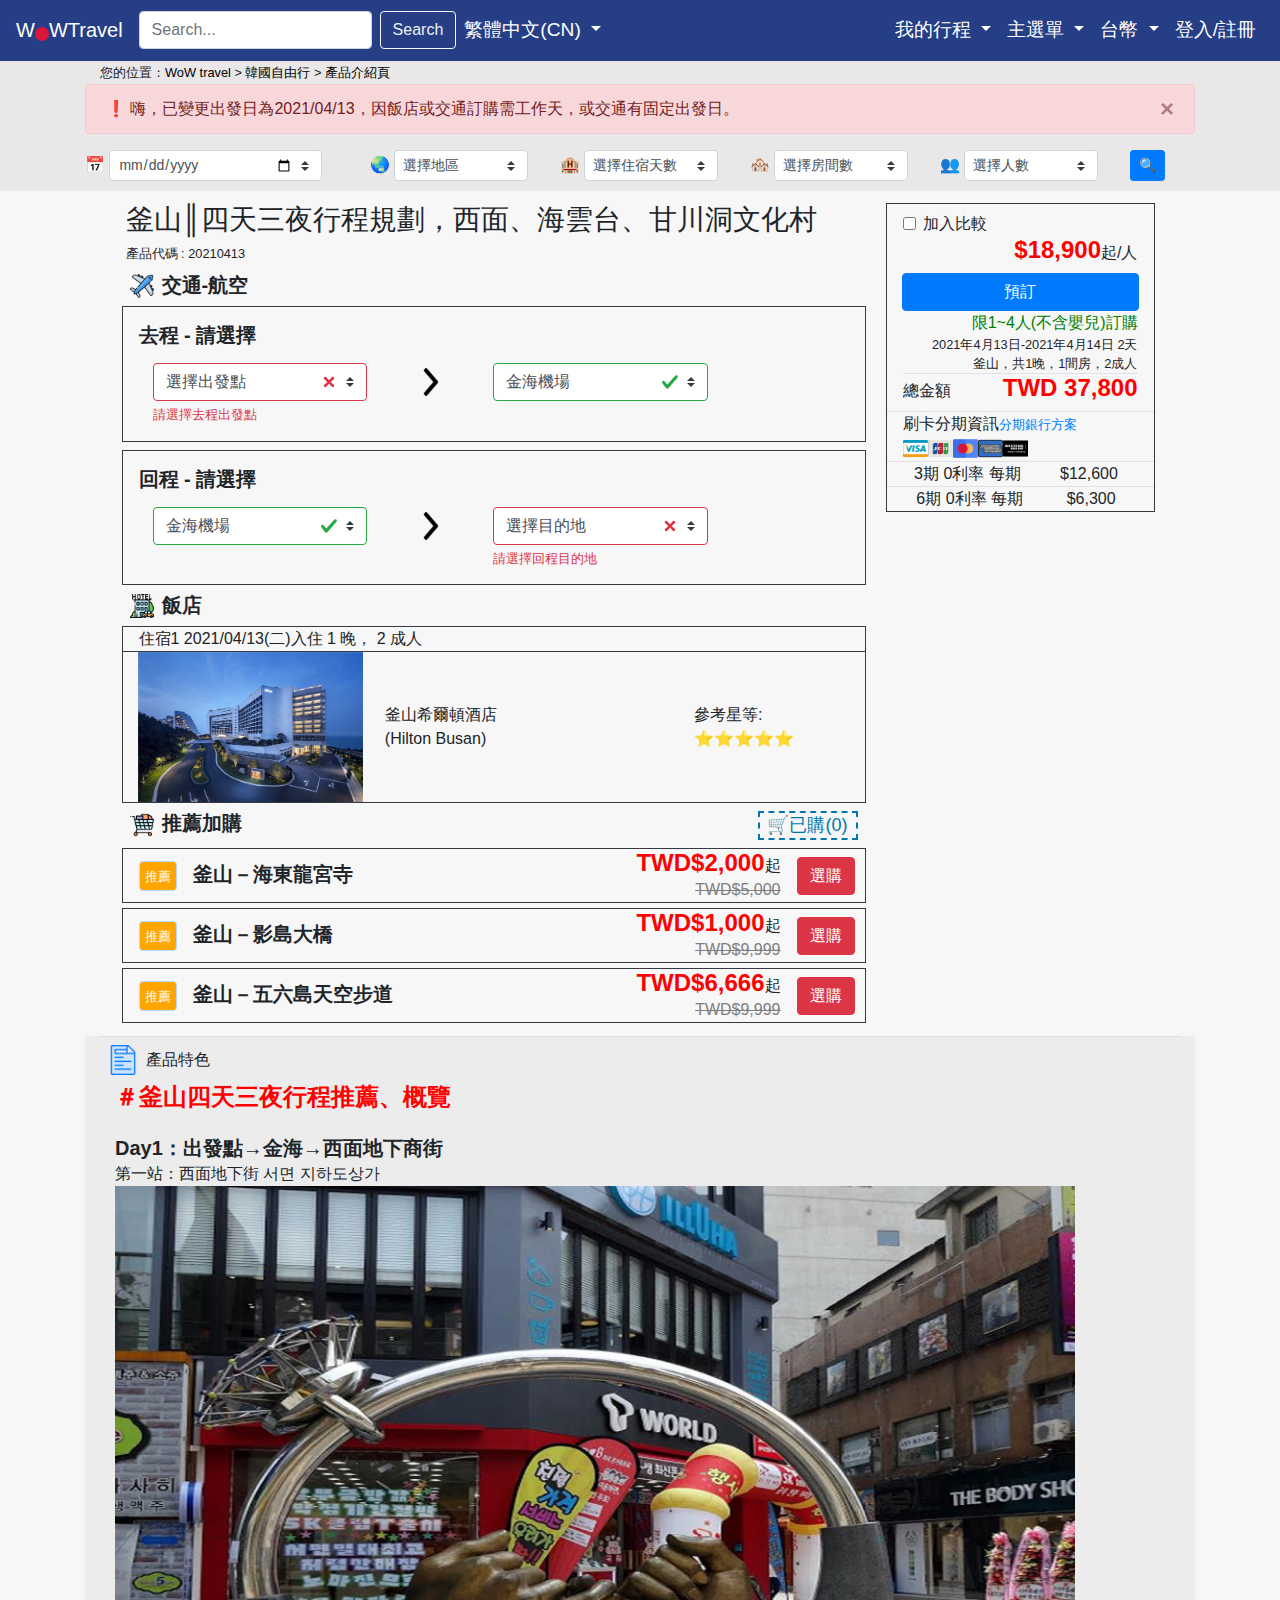
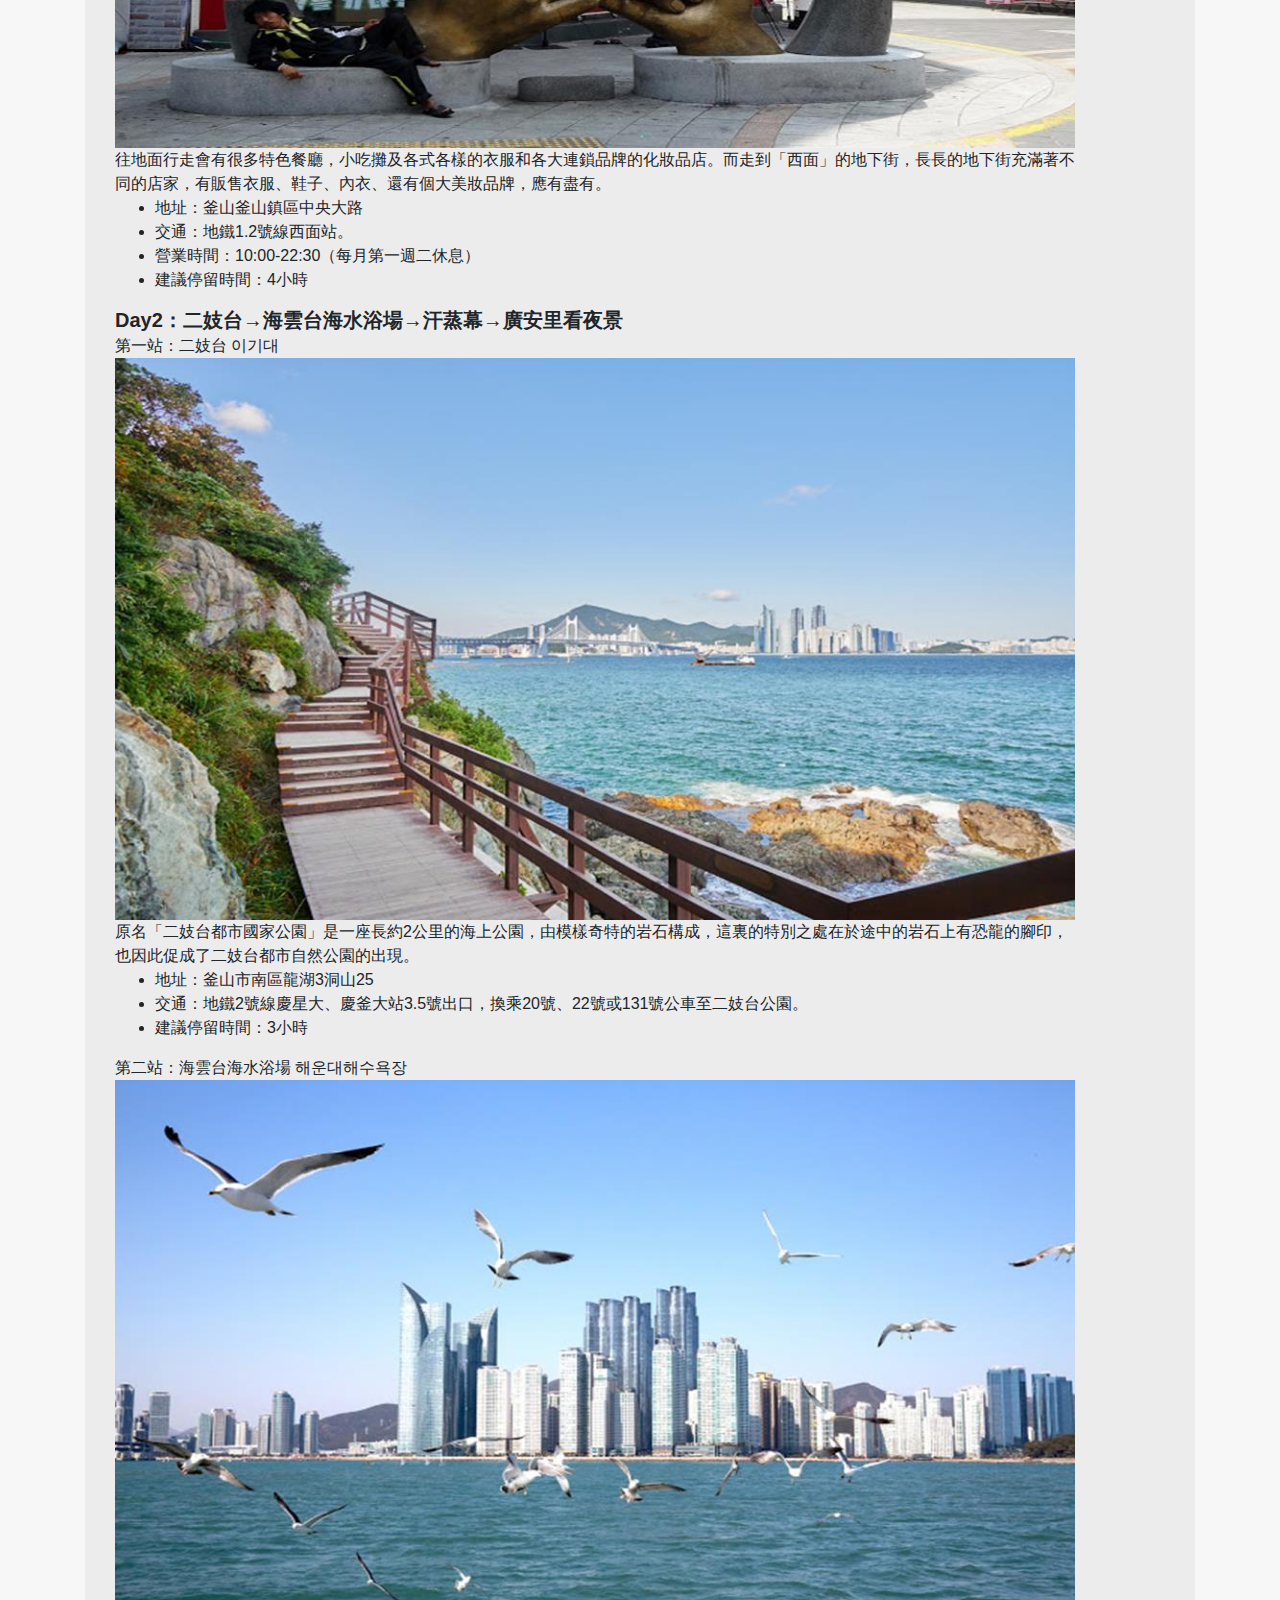
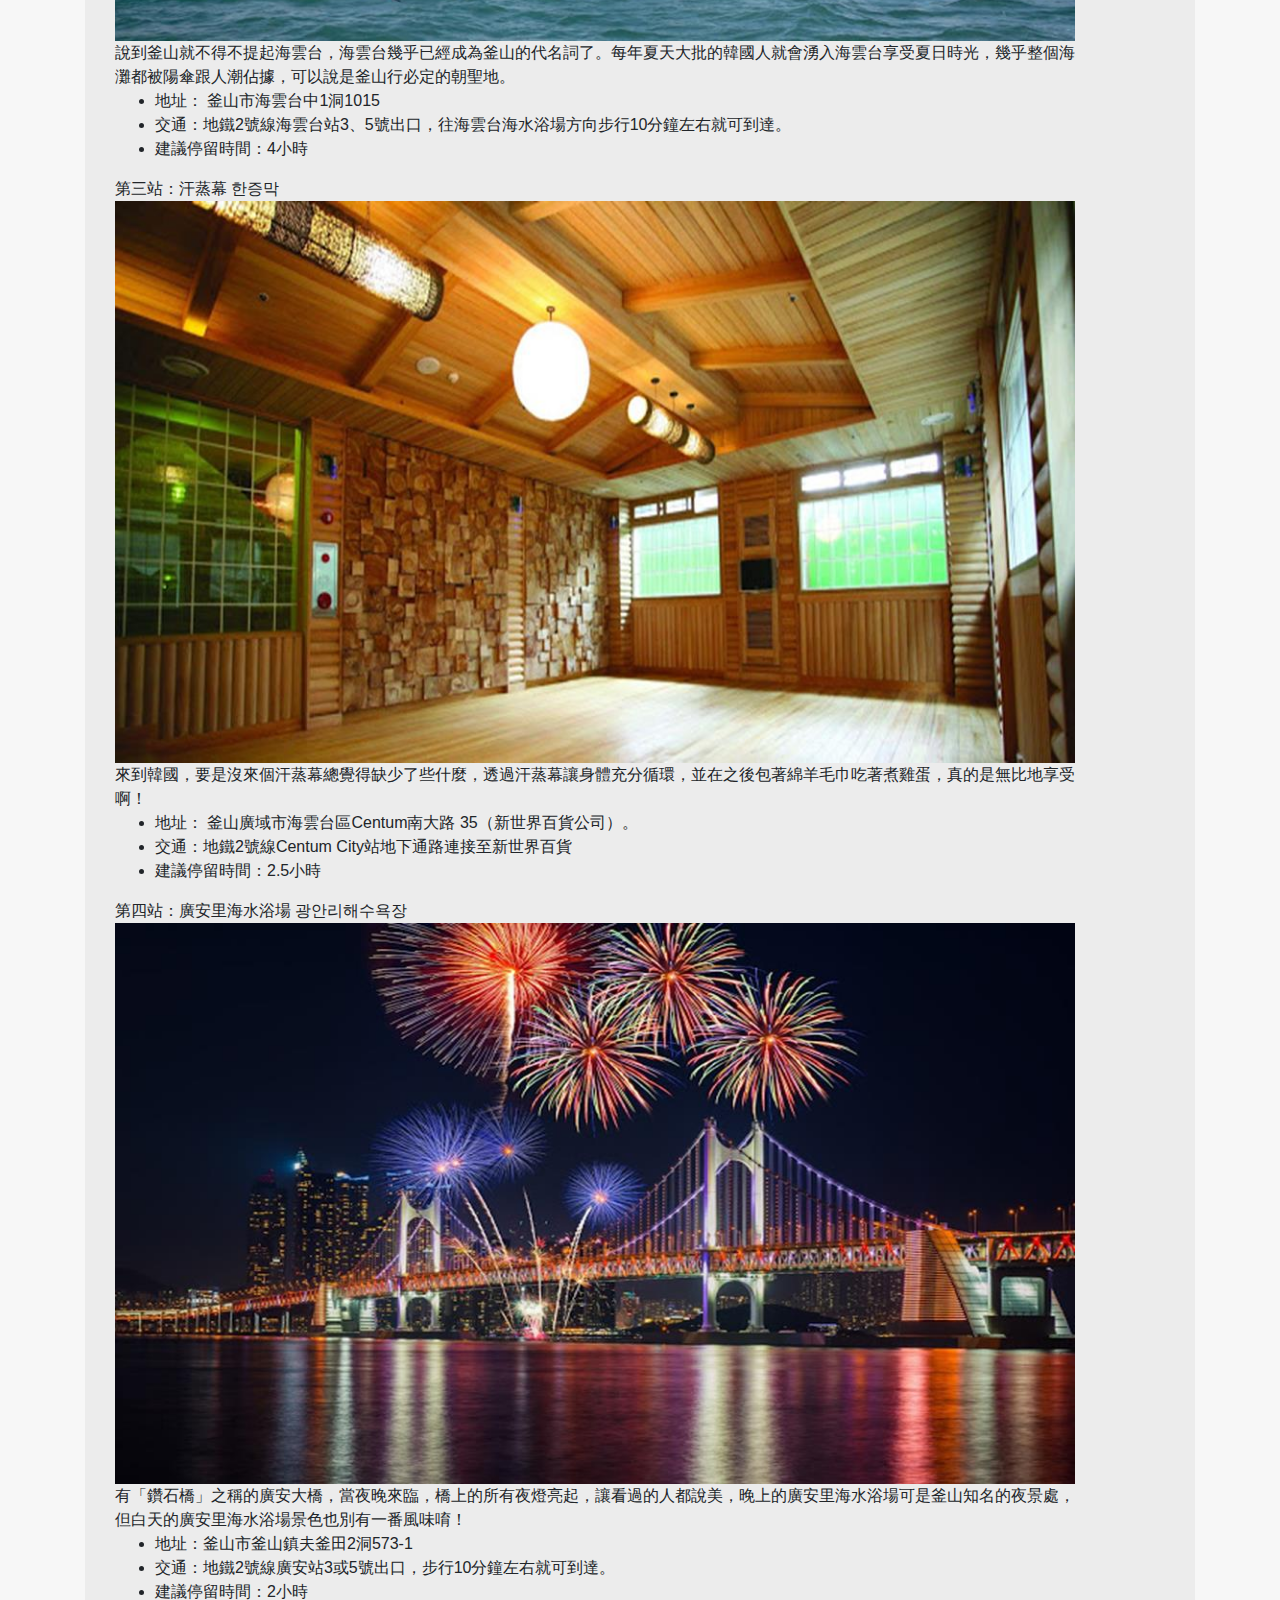
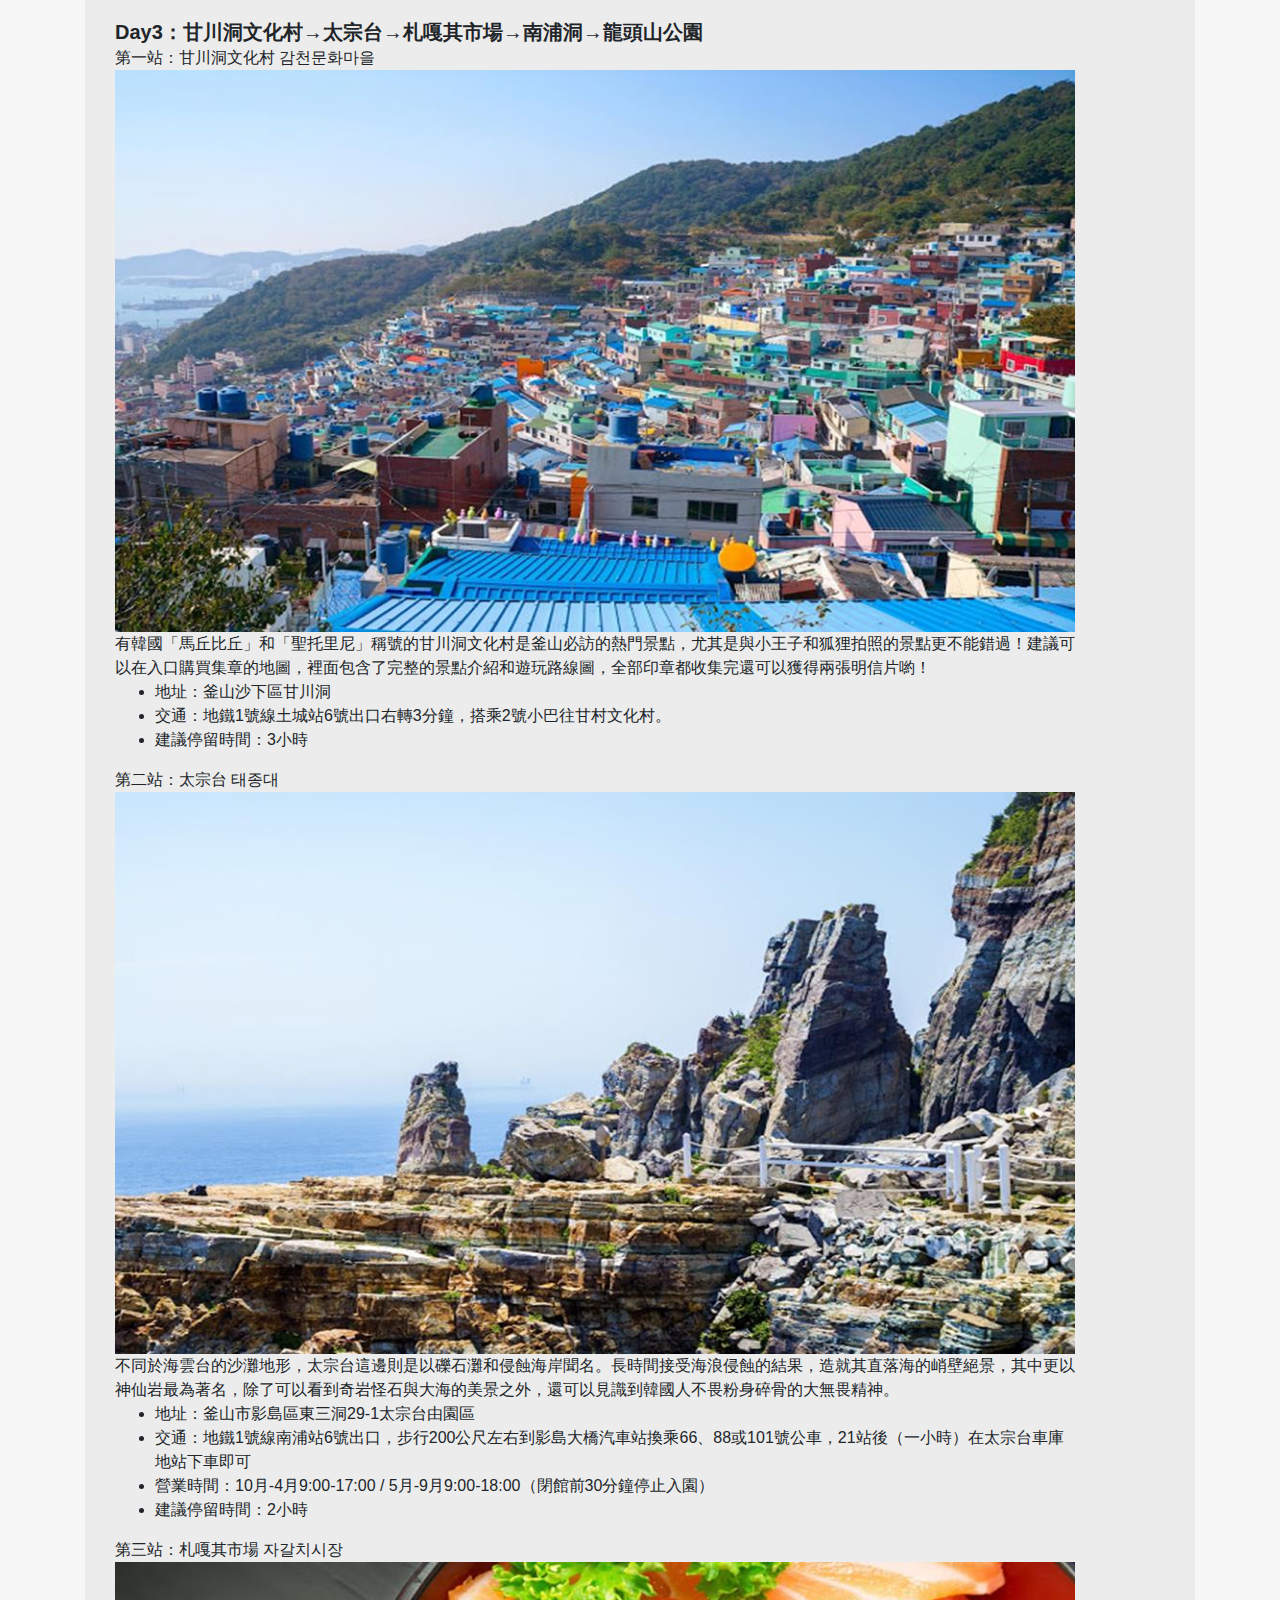
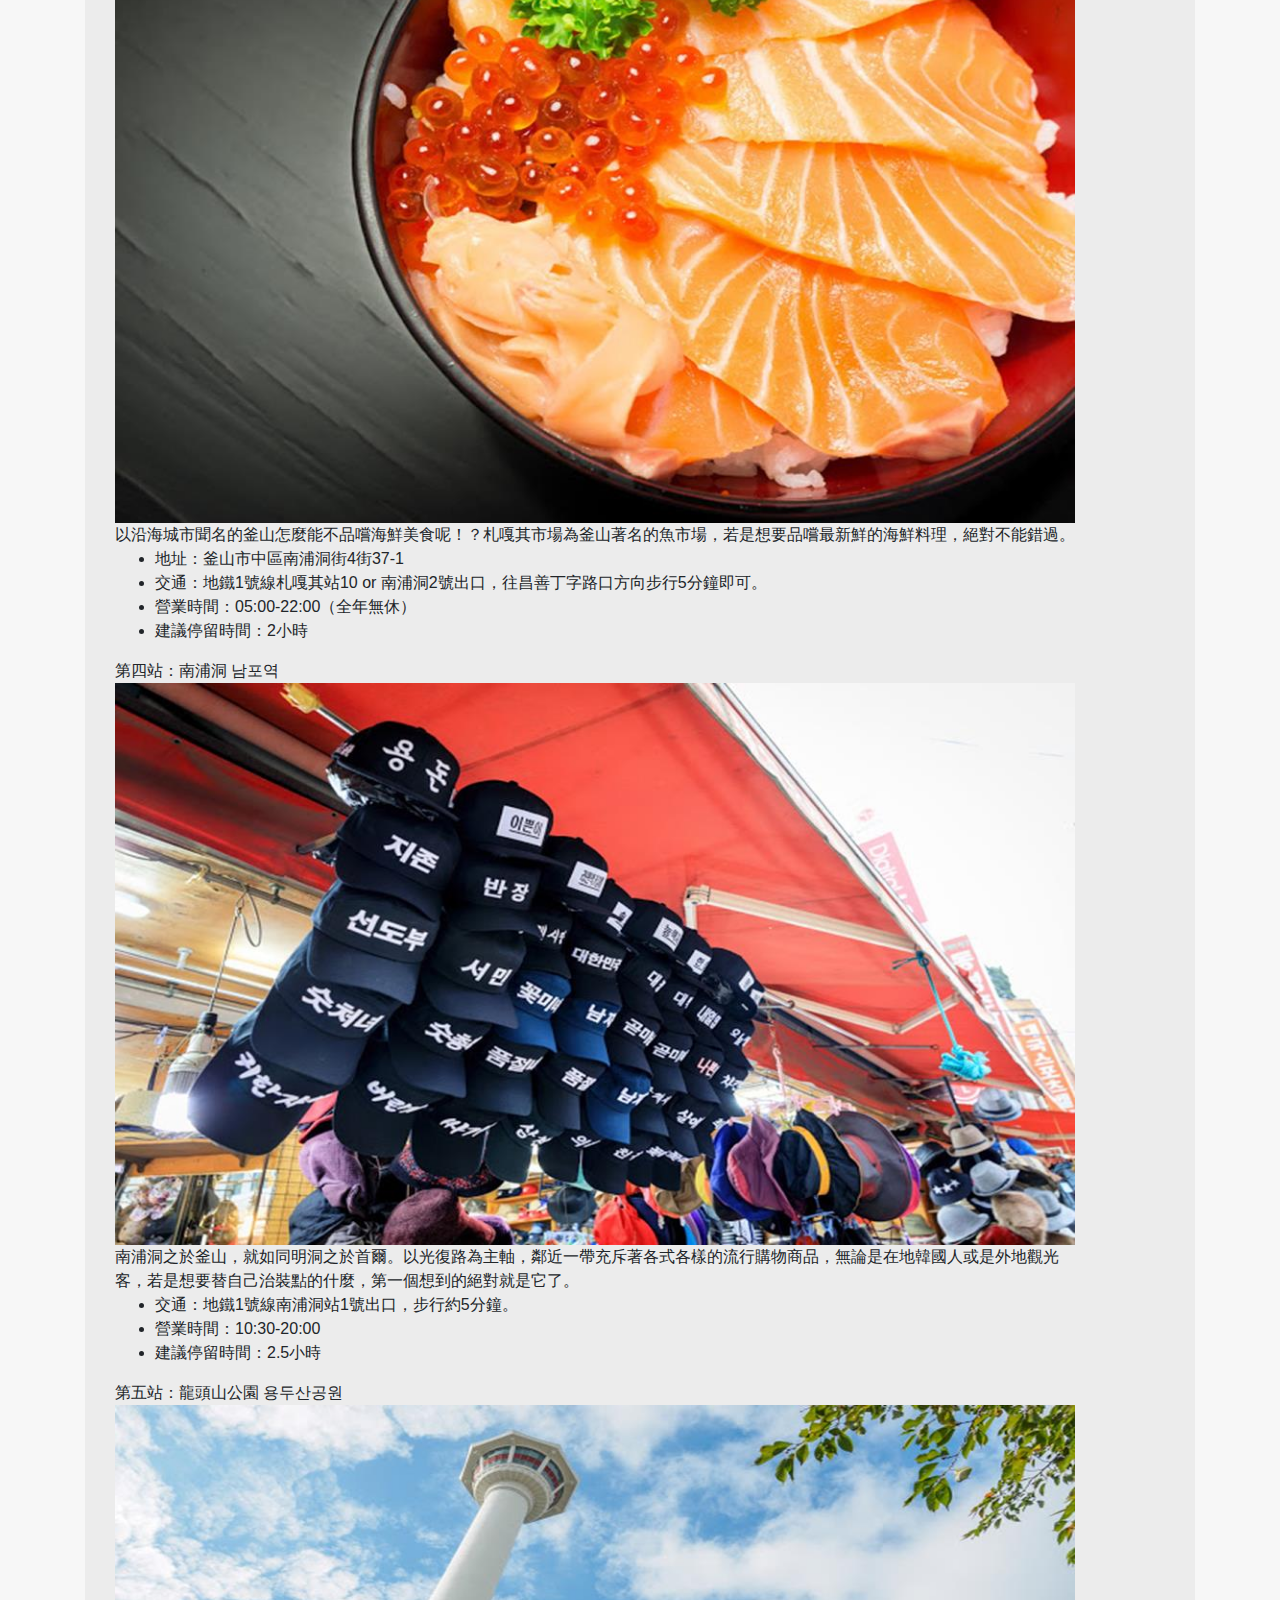
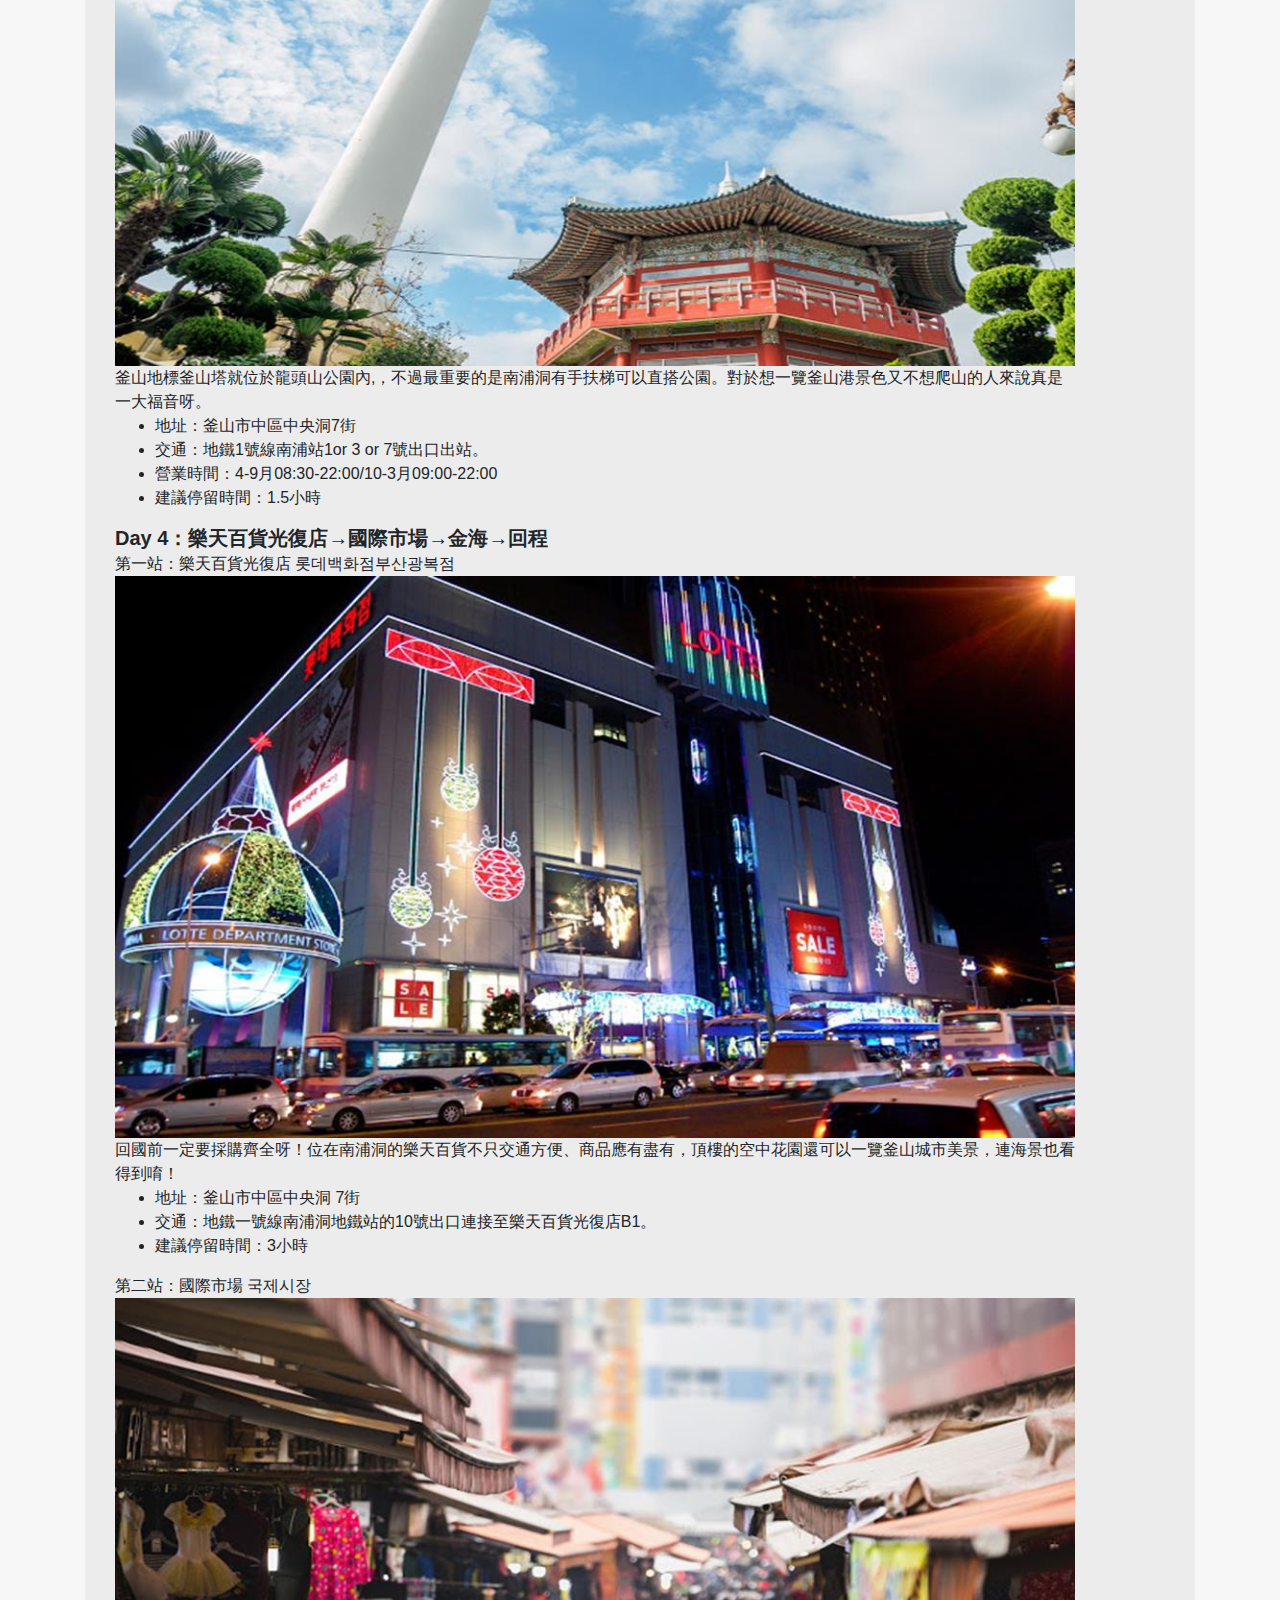
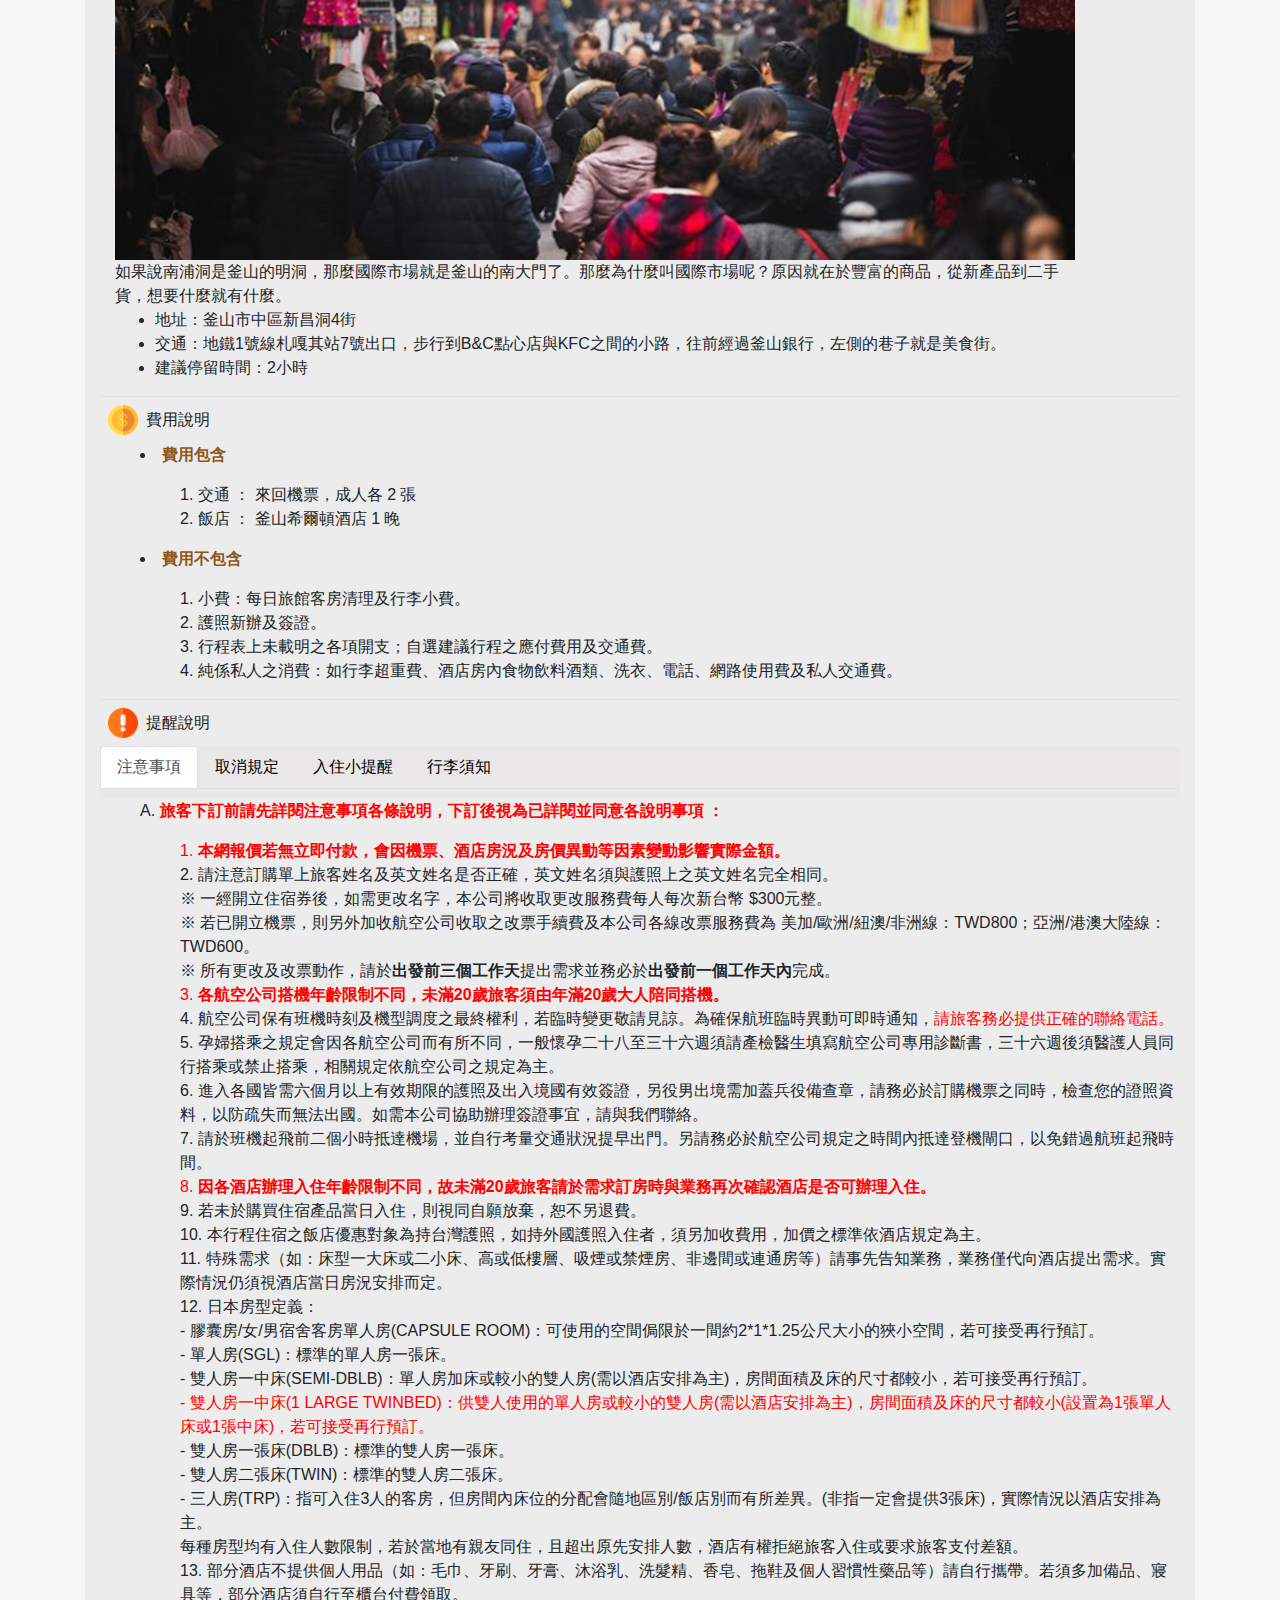
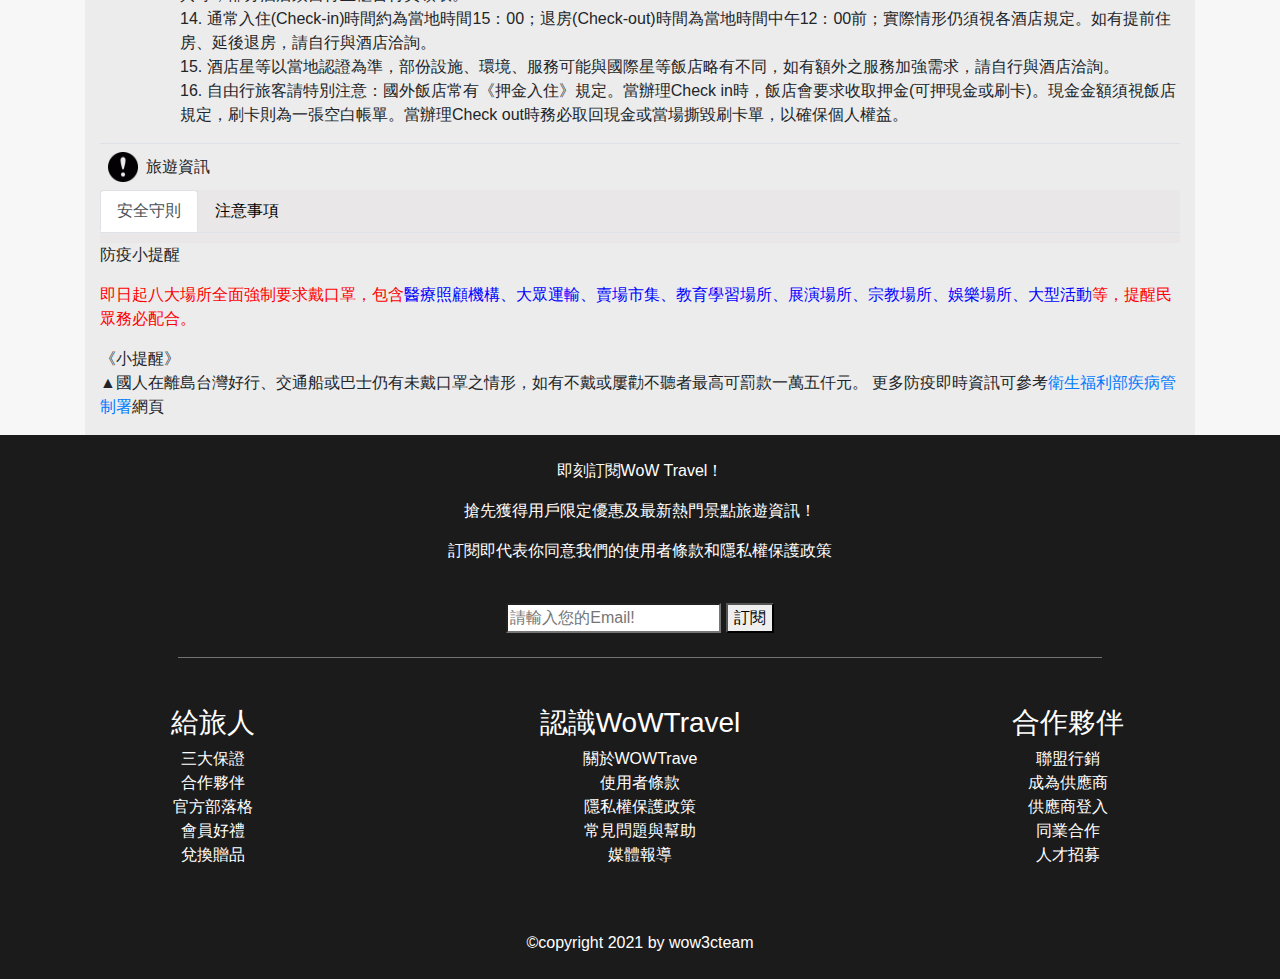
<file: page/Korea/list/index.html>
<!DOCTYPE html>
<html lang="zh-Hant-TW">

<head>
    <meta charset="UTF-8">
    <meta http-equiv="X-UA-Compatible" content="IE=edge">
    <meta name="viewport" content="width=device-width, initial-scale=1.0">
    <title>WoW travel</title>
    <!--web icon-->
    <link rel="Shortcut Icon" type="image/x-icon" href="../../jp/icon/wow_travel.ico">
    <!--CSS-->
    <link rel="stylesheet" href="../../../css/common.css">
    <!-- Bootstrap CSS -->
    <link rel="stylesheet" href="https://stackpath.bootstrapcdn.com/bootstrap/4.3.1/css/bootstrap.min.css" integrity="sha384-ggOyR0iXCbMQv3Xipma34MD+dH/1fQ784/j6cY/iJTQUOhcWr7x9JvoRxT2MZw1T" crossorigin="anonymous">
    <link rel="stylesheet" href="https://cdnjs.cloudflare.com/ajax/libs/font-awesome/5.15.3/css/all.min.css" integrity="sha512-iBBXm8fW90+nuLcSKlbmrPcLa0OT92xO1BIsZ+ywDWZCvqsWgccV3gFoRBv0z+8dLJgyAHIhR35VZc2oM/gI1w==" crossorigin="anonymous" />
    <script src="https://code.jquery.com/jquery-3.6.0.min.js" integrity="sha256-/xUj+3OJU5yExlq6GSYGSHk7tPXikynS7ogEvDej/m4=" crossorigin="anonymous"></script>
    <style>
        /* header */
        
        .logo {
            display: flex;
            align-items: center
        }
        
        .navbar-dark .navbar-nav .nav-link {
            color: rgba(255, 255, 255);
        }
        
        .dropdown-item:hover {
            color: rgb(38, 62, 133);
        }
        
        .bg-color {
            background-color: rgb(38, 62, 133);
        }
        
        .btn-outline-success {
            color: #ecf1ed;
            border-color: #f8faf9;
        }
        
        .bg-color {
            background-color: rgb(38, 62, 133);
        }
        /* 以下為新增 */
        /*nav*/
        
        nav {
            background-color: rgb(233, 231, 231);
            padding-bottom: 10px;
        }
        
        #nav {
            padding-top: 60px;
        }
        
        header a,
        nav a,
        footer a {
            text-decoration: none;
            color: black;
        }
        /*article*/
        
        article {
            background-color: rgb(247, 247, 247);
            min-height: 100vh;
        }
        
        #section img {
            height: 24px;
            width: 24px;
        }
        
        #card img {
            width: 25px;
        }
        
        #right-arrow img {
            height: 28px;
            margin-top: 5px;
            margin-right: 20px;
        }
        
        #hotel img {
            height: 150px;
            width: 225px;
        }
        
        #button a {
            color: white;
            text-decoration: none;
        }
        
        #recommend>div {
            margin-bottom: 5px;
        }
        
        .icon img {
            height: 30px;
            width: 30px;
        }
        
        #value {
            background-color: rgb(236, 236, 236);
        }
        
        #color_red {
            color: red;
        }
        
        #color_blue {
            color: blue;
        }
        
        #color_green {
            color: green;
        }
        
        #color_brown {
            color: rgb(142, 86, 26);
        }
        
        #color_gray {
            color: gray;
        }
        
        #item {
            list-style-position: inside;
        }
        
        #recommend-2 {
            color: white;
            background-color: orange;
            padding: 2px 5px;
        }
        
        #title {
            color: rgb(255, 0, 0);
        }
        
        #schedule img {
            height: auto;
            max-width: 100%;
        }
        
        #shopping_basket {
            border: 2px dashed #0076b3;
            color: #0076b3;
            font-size: 18px;
            text-align: center;
            line-height: 25px;
            width: 100px;
        }
    </style>
    <script>
        // GoTop
        $(document).ready(function() {
            $("#goTop").click(function() {
                $("html,body").animate({
                    scrollTop: 0
                }, 'slow');
                return false;
            });

            $(window).scroll(function() {
                if ($(this).scrollTop() > 830) {
                    $('#goTop').fadeIn(500);
                } else {
                    $('#goTop').fadeOut(500);
                }
            });
        });
    </script>
</head>

<body>

    <!---下方為goTop--->
    <a href="#" id="goTop">
        <i class="fas fa-angle-double-up"></i>
    </a>
    <!---下方為header--->
    <header class="navbar navbar-expand-lg bg-color navbar-dark fixed-top">
        <a class="navbar-brand d-flex justify-content-center" href="../../../index.html">W<div class="logo">
            <div class='nav_circle'></div>
        </div>WTravel</a>

        <button class="navbar-toggler" type="button" data-toggle="collapse" data-target="#navbarSupportedContent" aria-controls="navbarSupportedContent" aria-expanded="false" aria-label="Toggle navigation">
            <span class="navbar-toggler-icon"></span>
        </button>


        <div class=" collapse navbar-collapse " id="navbarSupportedContent">
            <form class="form-inline my-2 my-lg-0">
                <input class="form-control mr-sm-2" type="search" placeholder="Search..." aria-label="Search">
                <button class="btn btn-outline-success my-2 my-sm-0" type="submit">Search</button>
            </form>
            <ul class="navbar-nav mr-auto navbar-nav-scroll">
                <li class="nav-item dropdown ">
                    <a class="nav-link dropdown-toggle" href="#" id="navbarDropdown" role="button" data-toggle="dropdown" aria-haspopup="true" aria-expanded="false">
                        繁體中文(CN)
                    </a>
                    <div class="dropdown-menu" aria-labelledby="navbarDropdown">
                        <a class="dropdown-item" href="#">ไทย</a>
                        <a class="dropdown-item" href="#">English</a>
                        <a class="dropdown-item" href="#">日本語</a>
                        <a class="dropdown-item" href="#">한국어</a>
                    </div>
                </li>
            </ul>
            <ul class="navbar-nav ml-auto navbar-nav-scroll">
                <li class="nav-item dropdown">
                    <a class="myCart nav-link dropdown-toggle" href="#" id="navbarDropdown" role="button" data-toggle="dropdown" aria-haspopup="true" aria-expanded="false" style="color:white">
                        我的行程
                    </a>
                    <div class="myCartList dropdown-menu " aria-labelledby="navbarDropdown">

                        <a class="money dropdown-item">
                            <span class="text-muted">TWD&nbsp;</span>
                            <span class="result">0</span>
                        </a>
                        <a class="dropdown-item text-right" href="./page/jp/list/index.html">去結帳</a>
                    </div>
                </li>
                <li class="nav-item dropdown">
                    <a class="nav-link dropdown-toggle" href="#" id="navbarDropdown" role="button" data-toggle="dropdown" aria-haspopup="true" aria-expanded="false">
                        主選單
                    </a>
                    <div class="dropdown-menu" aria-labelledby="navbarDropdown">
                        <a class="dropdown-item" href="#">最新消息</a>
                        <a class="dropdown-item" href="#">國內自由行</a>
                        <a class="dropdown-item" href="#">國外自由行</a>
                        <a class="dropdown-item" href="#">常見問題</a>
                    </div>
                </li>
                <li class="nav-item dropdown">
                    <a class="nav-link dropdown-toggle" href="#" id="navbarDropdown" role="button" data-toggle="dropdown" aria-haspopup="true" aria-expanded="false">
                        台幣
                    </a>
                    <div class="dropdown-menu" aria-labelledby="navbarDropdown">
                        <a class="dropdown-item" href="#">£英鎊</a>
                        <a class="dropdown-item" href="#">$美元</a>
                        <a class="dropdown-item" href="#">₩韓元</a>
                        <a class="dropdown-item" href="#">¥日幣</a>
                    </div>
                </li>

                <li class="nav-item active">
                    <a class="nav-link" href="#">登入/註冊 <span class="sr-only">(current)</span></a>
                </li>
            </ul>
        </div>
    </header>

    <!---下方為nav--->

    <nav id="nav">
        <div class="container">
            <div class="col">
                <small>您的位置：<a href="../../../index.html">WoW travel</a> > <a href="#">韓國自由行</a> > <a href="./index.html">產品介紹頁</a></small>
            </div>

            <div class="col alert alert-danger alert-dismissible fade show" role="alert">
                ❗ 嗨，已變更出發日為2021/04/13，因飯店或交通訂購需工作天，或交通有固定出發日。
                <button type="button" class="close" data-dismiss="alert" aria-label="Close">
            <span aria-hidden="true">&times;</span>
          </button>
            </div>

            <div class="row ">
                <div class="col-xl-3 col-5">📅
                    <input type="date" min="2021-04-13" max="2021-04-14" class="col-10 date custom-select custom-select-sm">
                </div>

                <div class="col-xl-2 col-5">🌏
                    <select class="col-10 custom-select custom-select-sm">
                    <option selected>選擇地區</option>
                    <option value="首爾">首爾</option>
                    <option value="釜山">釜山</option>
                    <option value="濟州島">濟州島</option>
                    <option value="南怡島">南怡島</option>
                    <option value="江原道">江原道</option>
                  </select>
                </div>

                <div class="col-xl-2 col-5">🏨
                    <select class="col-10 custom-select custom-select-sm">
                    <option selected>選擇住宿天數</option>
                    <option value="1天">1天</option>
                    <option value="2天">2天</option>
                    <option value="3天">3天</option>
                    <option value="4天">4天</option>
                    <option value="5天">5天</option>
                    <option value="6天">6天</option>
                    <option value="7天">7天</option>
                    <option value="8天">8天</option>
                    <option value="9天">9天</option>
                    <option value="10天">10天</option>
                  </select>
                </div>

                <div class="col-xl-2 col-5">🏘
                    <select class="col-10 custom-select custom-select-sm">
                    <option selected>選擇房間數</option>
                    <option value="1間">1間</option>
                    <option value="2間">2間</option>
                    <option value="3間">3間</option>
                    <option value="4間">4間</option>
                    <option value="5間">5間</option>
                    <option value="6間">6間</option>
                    <option value="7間">7間</option>
                    <option value="8間">8間</option>
                    <option value="9間">9間</option>
                    <option value="10間">10間</option>
                  </select>
                </div>

                <div class="col-xl-2 col-5">👥
                    <select class="col-10 custom-select custom-select-sm">
                      <option selected>選擇人數</option>
                      <option value="1人">1人</option>
                      <option value="2人">2人</option>
                      <option value="3人">3人</option>
                      <option value="4人">4人</option>
                      <option value="5人">5人</option>
                      <option value="6人">6人</option>
                      <option value="7人">7人</option>
                      <option value="8人">8人</option>
                      <option value="9人">9人</option>
                      <option value="10人">10人</option>
                    </select>
                </div>

                <div class="col-1">
                    <button type="submit" class="btn btn-primary btn-sm" id="search">🔍</button>
                </div>

            </div>
        </div>
    </nav>

    <!---下方為article--->

    <article>
        <div class="container">
            <main>
                <div class="row justify-content-center">
                    <section id="section" class="p-2 col-12 col-lg-8">
                        <div>
                            <div class="m-1 h3">釜山║四天三夜行程規劃，西面、海雲台、甘川洞文化村</div>
                            <div class="m-1"><small>產品代碼 : 20210413</small></div>
                        </div>

                        <div>
                            <div class="m-2 h5"><img src="../../jp/icon/airplane.jpg"><strong class="pl-2">交通-航空</strong></div>
                            <div class="border border-dark mb-2">
                                <div class="m-3 h5"><strong>去程 - 請選擇</strong></div>
                                <div class="row mb-3 col-12">
                                    <div class="col-xl-5 col-8">
                                        <form class="was-validated">
                                            <div class="col-11">
                                                <select class="custom-select" required>
                                            <option value="">選擇出發點</option>
                                            <option value="台北松山機場">台北松山機場</option>
                                            <option value="桃園機場">桃園機場</option>
                                            <option value="台中機場">台中機場</option>
                                            <option value="嘉義機場">嘉義機場</option>
                                            <option value="台南機場">台南機場</option>
                                            <option value="高雄機場">高雄機場</option>
                                          </select>
                                                <div class="invalid-feedback">請選擇去程出發點</div>
                                            </div>
                                        </form>
                                    </div>
                                    <div id="right-arrow"><img src="../../jp/icon/right-arrow.png"></div>
                                    <div class="col-xl-5 col-8">
                                        <form class="was-validated">
                                            <div class="col-11">
                                                <select class="custom-select" required>
                                                <option value="金海機場">金海機場</option>
                                              </select>
                                                <div class="invalid-feedback">請選擇去程目的地</div>
                                            </div>
                                        </form>
                                    </div>
                                </div>
                            </div>

                            <div class="border border-dark m-0">
                                <div class="m-3 h5"><strong>回程 - 請選擇</strong></div>
                                <div class="row mb-3 col-12">
                                    <div class="col-xl-5 col-8">
                                        <form class="was-validated">
                                            <div class="col-11">
                                                <select class="custom-select" required>
                                                <option value="金海機場">金海機場</option>
                                              </select>
                                                <div class="invalid-feedback">請選擇回程出發點</div>
                                            </div>
                                        </form>
                                    </div>
                                    <div id="right-arrow"><img src="../../jp/icon/right-arrow.png"></div>
                                    <div class="col-xl-5 col-8">
                                        <form class="was-validated">
                                            <div class="col-11">
                                                <select class="custom-select" required>
                                            <option value="">選擇目的地</option>
                                            <option value="台北松山機場">台北松山機場</option>
                                            <option value="桃園機場">桃園機場</option>
                                            <option value="台中機場">台中機場</option>
                                            <option value="嘉義機場">嘉義機場</option>
                                            <option value="台南機場">台南機場</option>
                                            <option value="高雄機場">高雄機場</option>
                                          </select>
                                                <div class="invalid-feedback">請選擇回程目的地</div>
                                            </div>
                                        </form>
                                    </div>
                                </div>
                            </div>
                        </div>

                        <div>
                            <div class="m-2 h5"><img src="../../jp/icon/hotel.png"><strong class="pl-2">飯店</strong></div>
                            <div class="border border-dark">
                                <div class="ml-3">住宿1 2021/04/13(二)入住 1 晚， 2 成人</div>
                            </div>
                            <div id="hotel" class="row align-items-center border-bottom border-left border-right border-dark m-0">
                                <div class="col-12 col-xl-4"><img src="../image/Busan.jpg"></div>
                                <div class="col-12 col-xl-5">釜山希爾頓酒店</br>(Hilton Busan)</div>
                                <div class="col-12 col-xl-3">參考星等:<br>⭐⭐⭐⭐⭐</div>
                            </div>
                        </div>
                        <div id="recommend">
                            <div class="m-2 h5 d-flex flex-row justify-content-between">
                                <div><img src="../../jp/icon/shopping-cart.png"><strong class="pl-2">推薦加購</strong></div>
                                <div id="shopping_basket">🛒已購(<span id="number" value="0">0</span>)</div>
                            </div>
                            <div class="d-flex flex-row justify-content-between align-items-center border border-dark">
                                <div id="recommend-2" class=" ml-3 mb-0 alert alert-primary" role="alert" style="min-width:38px"><small>推薦</small></div>
                                <div class="ml-3 mt-1 mr-auto h5"><strong>釜山－海東龍宮寺</strong></div>
                                <div class="d-flex flex-column align-items-end mr-3" style="min-width:150px">
                                    <div><span id="color_red" class="h4"><strong>TWD$2,000</strong></span>起</div>
                                    <div id="color_gray"><del>TWD$5,000</del></div>
                                </div>
                                <div style="min-width:68px"><button id="buy_1" type="button" class="btn btn-danger mr-2">選購</button></div>
                            </div>
                            <div class="d-flex flex-row justify-content-between align-items-center border border-dark">
                                <div id="recommend-2" class=" ml-3 mb-0 alert alert-primary" role="alert" style="min-width:38px"><small>推薦</small></div>
                                <div class="ml-3 mt-1 mr-auto h5"><strong>釜山－影島大橋</strong></div>
                                <div class="d-flex flex-column align-items-end mr-3" style="min-width:150px">
                                    <div><span id="color_red" class="h4"><strong>TWD$1,000</strong></span>起</div>
                                    <div id="color_gray"><del>TWD$9,999</del></div>
                                </div>
                                <div style="min-width:68px"><button id="buy_2" type="button" class="btn btn-danger mr-2">選購</button></div>
                            </div>
                            <div class="d-flex flex-row align-items-center border border-dark">
                                <div id="recommend-2" class=" ml-3 mb-0 alert alert-primary" role="alert" style="min-width:38px"><small>推薦</small></div>
                                <div class="ml-3 mt-1 mr-auto h5"><strong>釜山－五六島天空步道</strong></div>
                                <div class="d-flex flex-column align-items-end mr-3" style="min-width:150px">
                                    <div><span id="color_red" class="h4"><strong>TWD$6,666</strong></span>起</div>
                                    <div id="color_gray"><del>TWD$9,999</del></div>
                                </div>
                                <div style="min-width:68px"><button id="buy_3" type="button" class="btn btn-danger mr-2">選購</button></div>
                            </div>
                        </div>
                    </section>

                    <!---下方為aside--->

                    <aside class="p-2 d-flex flex-column col-lg-3 col-12 m-1">
                        <div class="border border-dark">
                            <div class="ml-3 mt-2">
                                <div class="form-check">
                                    <input class="form-check-input" type="checkbox" value="" id="defaultCheck1">
                                    <label class="form-check-label" for="defaultCheck1">
                                  加入比較
                                </label>
                                </div>
                            </div>
                            <div class="d-flex flex-row justify-content-end align-items-baseline mr-3"><span id="color_red" class="h4"><strong>$18,900</strong></span>起/人</div>
                            <div class="col-12" id="button">

                                <!-- Button trigger modal -->

                                <button type="button" class="btn btn-primary w-100" data-toggle="modal" data-target="#exampleModal">
                                預訂
                              </button>

                                <!-- Modal -->

                                <div class="modal fade" id="exampleModal" tabindex="-1" aria-labelledby="exampleModalLabel" aria-hidden="true">
                                    <div class="modal-dialog">
                                        <div class="modal-content">
                                            <div class="modal-header">
                                                <h5 class="modal-title" id="exampleModalLabel">行程參考網站</h5>
                                                <button type="button" class="close" data-dismiss="modal" aria-label="Close">
                                        <span aria-hidden="true">&times;</span>
                                      </button>
                                            </div>
                                            <div class="modal-body">
                                                點擊前往，即可到達行程參考網站。
                                            </div>
                                            <div class="modal-footer">
                                                <button type="button" class="btn btn-secondary" data-dismiss="modal">取消</button>
                                                <button type="button" class="btn btn-primary"><a href="https://blog.kkday.com/3396/asia-korea-busan-4-days-travel-guide" target="_blank">前往</a></button>
                                            </div>
                                        </div>
                                    </div>
                                </div>
                            </div>
                            <div id="color_green" class="d-flex flex-row justify-content-end mr-3">限1~4人(不含嬰兒)訂購</div>
                            <div class="d-flex flex-row justify-content-end ml-3 mr-3"><small>2021年4月13日-2021年4月14日 2天</small></div>
                            <div class="d-flex flex-row justify-content-end mr-3"><small>釜山，共1晚，1間房，2成人</small></div>
                            <div class="d-flex flex-row justify-content-between align-items-baseline border-top mr-3 ml-3">
                                <div>總金額</div>
                                <div id="color_red" class="h4"><strong>TWD 37,800</strong></div>
                            </div>
                            <div class="d-flex flex-column border-top border-bottom">
                                <div class="ml-3 mr-3">刷卡分期資訊<small><a href="#">分期銀行方案</a></small></div>
                                <div id="card" class="d-flex flex-row justify-content-start ml-3"><img src="../../jp/icon/visa.png"><img src="../../jp/icon/jcb.png"><img src="../../jp/icon/mastercard.png"><img src="../../jp/icon/american-express.png"><img src="../../jp/icon/symbols.png"></div>
                            </div>
                            <div id="table" class="d-flex flex-column justify-content-between border-bottom">
                                <div class="d-flex flex-row justify-content-around ml-2">
                                    <div>3期 0利率 每期</div>
                                    <div class="mr-3">$12,600</div>
                                </div>
                            </div>
                            <div class="d-flex flex-row justify-content-around ml-2">
                                <div>6期 0利率 每期</div>
                                <div class="mr-3">$6,300</div>
                            </div>

                        </div>
                    </aside>
                </div>
            </main>
            <main id="value">
                <div class="col-12">
                    <section>
                        <div>
                            <div class="d-flex flex-column border-top">
                                <div class="d-flex flex-row align-items-center m-2 icon"><img src="../../jp/icon/file.png" class="mr-2">產品特色</div>
                                <div class="col-12 col-sm-11">
                                    <div id="schedule">
                                        <span id="title" class="h4"><strong>＃釜山四天三夜行程推薦、概覽</strong></span><br>
                                        <div>

                                        </div>
                                        <br><span class="h5"><strong>Day1：出發點→金海→西面地下商街</strong></span>

                                        <br>第一站：西面地下街 서면 지하도상가<br><img src="../image/西面地下街.jpg"><br> 往地面行走會有很多特色餐廳，小吃攤及各式各樣的衣服和各大連鎖品牌的化妝品店。而走到「西面」的地下街，長長的地下街充滿著不同的店家，有販售衣服、鞋子、內衣、還有個大美妝品牌，應有盡有。

                                        <br>
                                        <ul>
                                            <li>地址：釜山釜山鎮區中央大路</li>
                                            <li>交通：地鐵1.2號線西面站。</li>
                                            <li>營業時間：10:00-22:30（每月第一週二休息）</li>
                                            <li>建議停留時間：4小時</li>
                                        </ul>

                                        <span class="h5"><strong>Day2：二妓台→海雲台海水浴場→汗蒸幕→廣安里看夜景</strong></span><br> 第一站：二妓台 이기대<br><img src="../image/二妓台.jpg"><br> 原名「二妓台都市國家公園」是一座長約2公里的海上公園，由模樣奇特的岩石構成，這裏的特別之處在於途中的岩石上有恐龍的腳印，也因此促成了二妓台都市自然公園的出現。

                                        <br>
                                        <ul>
                                            <li>地址：釜山市南區龍湖3洞山25</li>
                                            <li>交通：地鐵2號線慶星大、慶釜大站3.5號出口，換乘20號、22號或131號公車至二妓台公園。</li>
                                            <li>建議停留時間：3小時</li>
                                        </ul>

                                        第二站：海雲台海水浴場 해운대해수욕장<br><img src="../image/海雲台海水浴場.jpg"><br> 說到釜山就不得不提起海雲台，海雲台幾乎已經成為釜山的代名詞了。每年夏天大批的韓國人就會湧入海雲台享受夏日時光，幾乎整個海灘都被陽傘跟人潮佔據，可以說是釜山行必定的朝聖地。

                                        <br>
                                        <ul>
                                            <li>地址： 釜山市海雲台中1洞1015</li>
                                            <li>交通：地鐵2號線海雲台站3、5號出口，往海雲台海水浴場方向步行10分鐘左右就可到達。</li>
                                            <li>建議停留時間：4小時</li>
                                        </ul>

                                        第三站：汗蒸幕 한증막<br><img src="../image/汗蒸幕.jpg"><br> 來到韓國，要是沒來個汗蒸幕總覺得缺少了些什麼，透過汗蒸幕讓身體充分循環，並在之後包著綿羊毛巾吃著煮雞蛋，真的是無比地享受啊！

                                        <br>
                                        <ul>
                                            <li>地址： 釜山廣域市海雲台區Centum南大路 35（新世界百貨公司）。</li>
                                            <li>交通：地鐵2號線Centum City站地下通路連接至新世界百貨</li>
                                            <li>建議停留時間：2.5小時</li>
                                        </ul>

                                        第四站：廣安里海水浴場 광안리해수욕장<br><img src="../image/廣安里海水浴場.jpg"><br> 有「鑽石橋」之稱的廣安大橋，當夜晚來臨，橋上的所有夜燈亮起，讓看過的人都說美，晚上的廣安里海水浴場可是釜山知名的夜景處，但白天的廣安里海水浴場景色也別有一番風味唷！

                                        <br>
                                        <ul>
                                            <li>地址：釜山市釜山鎮夫釜田2洞573-1</li>
                                            <li>交通：地鐵2號線廣安站3或5號出口，步行10分鐘左右就可到達。</li>
                                            <li>建議停留時間：2小時</li>
                                        </ul>

                                        <span class="h5"><strong>Day3：甘川洞文化村→太宗台→札嘎其市場→南浦洞→龍頭山公園</strong></span><br> 第一站：甘川洞文化村 감천문화마을<br><img src="../image/甘川洞文化村.jpg"><br> 有韓國「馬丘比丘」和「聖托里尼」稱號的甘川洞文化村是釜山必訪的熱門景點，尤其是與小王子和狐狸拍照的景點更不能錯過！建議可以在入口購買集章的地圖，裡面包含了完整的景點介紹和遊玩路線圖，全部印章都收集完還可以獲得兩張明信片喲！

                                        <br>
                                        <ul>
                                            <li>地址：釜山沙下區甘川洞</li>
                                            <li>交通：地鐵1號線土城站6號出口右轉3分鐘，搭乘2號小巴往甘村文化村。</li>
                                            <li>建議停留時間：3小時</li>
                                        </ul>

                                        第二站：太宗台 태종대<br><img src="../image/太宗台.jpg"><br> 不同於海雲台的沙灘地形，太宗台這邊則是以礫石灘和侵蝕海岸聞名。長時間接受海浪侵蝕的結果，造就其直落海的峭壁絕景，其中更以神仙岩最為著名，除了可以看到奇岩怪石與大海的美景之外，還可以見識到韓國人不畏粉身碎骨的大無畏精神。

                                        <br>
                                        <ul>
                                            <li> 地址：釜山市影島區東三洞29-1太宗台由園區</li>
                                            <li>交通：地鐵1號線南浦站6號出口，步行200公尺左右到影島大橋汽車站換乘66、88或101號公車，21站後（一小時）在太宗台車庫地站下車即可</li>
                                            <li>營業時間：10月-4月9:00-17:00 / 5月-9月9:00-18:00（閉館前30分鐘停止入園）</li>
                                            <li>建議停留時間：2小時</li>
                                        </ul>

                                        第三站：札嘎其市場 자갈치시장<br><img src="../image/札嘎其市場.jpg"><br> 以沿海城市聞名的釜山怎麼能不品嚐海鮮美食呢！？札嘎其市場為釜山著名的魚市場，若是想要品嚐最新鮮的海鮮料理，絕對不能錯過。

                                        <br>
                                        <ul>
                                            <li>地址：釜山市中區南浦洞街4街37-1</li>
                                            <li>交通：地鐵1號線札嘎其站10 or 南浦洞2號出口，往昌善丁字路口方向步行5分鐘即可。</li>
                                            <li>營業時間：05:00-22:00（全年無休）</li>
                                            <li>建議停留時間：2小時</li>
                                        </ul>

                                        第四站：南浦洞 남포역<br><img src="../image/南浦洞.jpg"><br> 南浦洞之於釜山，就如同明洞之於首爾。以光復路為主軸，鄰近一帶充斥著各式各樣的流行購物商品，無論是在地韓國人或是外地觀光客，若是想要替自己治裝點的什麼，第一個想到的絕對就是它了。

                                        <br>
                                        <ul>
                                            <li>交通：地鐵1號線南浦洞站1號出口，步行約5分鐘。</li>
                                            <li>營業時間：10:30-20:00</li>
                                            <li>建議停留時間：2.5小時</li>
                                        </ul>

                                        第五站：龍頭山公園 용두산공원<br><img src="../image/龍頭山公園.jpg"><br> 釜山地標釜山塔就位於龍頭山公園內,，不過最重要的是南浦洞有手扶梯可以直搭公園。對於想一覽釜山港景色又不想爬山的人來說真是一大福音呀。

                                        <br>
                                        <ul>
                                            <li>地址：釜山市中區中央洞7街</li>
                                            <li>交通：地鐵1號線南浦站1or 3 or 7號出口出站。</li>
                                            <li>營業時間：4-9月08:30-22:00/10-3月09:00-22:00</li>
                                            <li>建議停留時間：1.5小時</li>
                                        </ul>

                                        <span class="h5"><strong>Day 4：樂天百貨光復店→國際市場→金海→回程</strong></span><br> 第一站：樂天百貨光復店 롯데백화점부산광복점<br><img src="../image/樂天百貨光復店.jpg"><br> 回國前一定要採購齊全呀！位在南浦洞的樂天百貨不只交通方便、商品應有盡有，頂樓的空中花園還可以一覽釜山城市美景，連海景也看得到唷！

                                        <br>
                                        <ul>
                                            <li>地址：釜山市中區中央洞 7街</li>
                                            <li>交通：地鐵一號線南浦洞地鐵站的10號出口連接至樂天百貨光復店B1。</li>
                                            <li>建議停留時間：3小時</li>
                                        </ul>

                                        第二站：國際市場 국제시장<br><img src="../image/國際市場.jpg"><br> 如果說南浦洞是釜山的明洞，那麼國際市場就是釜山的南大門了。那麼為什麼叫國際市場呢？原因就在於豐富的商品，從新產品到二手貨，想要什麼就有什麼。

                                        <br>
                                        <ul>
                                            <li>地址：釜山市中區新昌洞4街</li>
                                            <li>交通：地鐵1號線札嘎其站7號出口，步行到B&C點心店與KFC之間的小路，往前經過釜山銀行，左側的巷子就是美食街。</li>
                                            <li>建議停留時間：2小時</li>
                                        </ul>
                                    </div>
                                </div>
                            </div>
                            <div class="d-flex flex-column border-top">
                                <div class="d-flex flex-row align-items-center m-2 icon"><img src="../../jp/icon/money.png" class="mr-2">費用說明</div>
                                <div>
                                    <ul id="item">
                                        <li> <span id="color_brown"><strong>費用包含</strong></span>
                                            <p>
                                                <ol>
                                                    <li>交通 ： 來回機票，成人各 2 張</li>
                                                    <li>飯店 ： 釜山希爾頓酒店 1 晚</li>
                                                </ol>
                                            </p>
                                        </li>
                                        <li> <span id="color_brown"><strong>費用不包含</strong></span>
                                            <p>
                                                <ol>
                                                    <li>小費：每日旅館客房清理及行李小費。</li>
                                                    <li>護照新辦及簽證。 </li>
                                                    <li>行程表上未載明之各項開支；自選建議行程之應付費用及交通費。</li>
                                                    <li>純係私人之消費：如行李超重費、酒店房內食物飲料酒類、洗衣、電話、網路使用費及私人交通費。</li>
                                                </ol>
                                            </p>
                                        </li>
                                    </ul>


                                </div>
                            </div>
                            <div class="d-flex flex-column border-top">
                                <div class="d-flex flex-row align-items-center m-2 icon"><img src="../../jp/icon/warn.png" class="mr-2">提醒說明</div>
                                <div>
                                    <nav>
                                        <div class="nav nav-tabs" id="nav-tab" role="tablist">
                                            <a class="nav-link active" id="nav-beware-tab" data-toggle="tab" href="#nav-beware" role="tab" aria-controls="nav-beware" aria-selected="true">注意事項</a>
                                            <a class="nav-link" id="nav-cancel-tab" data-toggle="tab" href="#nav-cancel" role="tab" aria-controls="nav-cancel" aria-selected="false">取消規定</a>
                                            <a class="nav-link" id="nav-remind-tab" data-toggle="tab" href="#nav-remind" role="tab" aria-controls="nav-remind" aria-selected="false">入住小提醒</a>
                                            <a class="nav-link" id="nav-inform-tab" data-toggle="tab" href="#nav-inform" role="tab" aria-controls="nav-inform" aria-selected="false">行李須知</a>
                                        </div>
                                    </nav>
                                    <div class="tab-content" id="nav-tabContent">
                                        <div class="tab-pane fade show active" id="nav-beware" role="tabpanel" aria-labelledby="nav-beware-tab">
                                            <ol id="item" type="A">
                                                <li><span id="color_red"><strong>旅客下訂前請先詳閱注意事項各條說明，下訂後視為已詳閱並同意各說明事項 ：</strong></span>
                                                    <p>
                                                        <ol>
                                                            <li id="color_red"><strong>本網報價若無立即付款，會因機票、酒店房況及房價異動等因素變動影響實際金額。</strong></li>
                                                            <li>請注意訂購單上旅客姓名及英文姓名是否正確，英文姓名須與護照上之英文姓名完全相同。<br>※ 一經開立住宿券後，如需更改名字，本公司將收取更改服務費每人每次新台幣 $300元整。<br>※ 若已開立機票，則另外加收航空公司收取之改票手續費及本公司各線改票服務費為 美加/歐洲/紐澳/非洲線：TWD800；亞洲/港澳大陸線：TWD600。<br>※ 所有更改及改票動作，請於<strong>出發前三個工作天</strong>提出需求並務必於<strong>出發前一個工作天內</strong>完成。</li>
                                                            <li id="color_red"><strong>各航空公司搭機年齡限制不同，未滿20歲旅客須由年滿20歲大人陪同搭機。</strong></li>
                                                            <li>航空公司保有班機時刻及機型調度之最終權利，若臨時變更敬請見諒。為確保航班臨時異動可即時通知，<span id="color_red">請旅客務必提供正確的聯絡電話。</span></li>
                                                            <li>孕婦搭乘之規定會因各航空公司而有所不同，一般懷孕二十八至三十六週須請產檢醫生填寫航空公司專用診斷書，三十六週後須醫護人員同行搭乘或禁止搭乘，相關規定依航空公司之規定為主。</li>
                                                            <li>進入各國皆需六個月以上有效期限的護照及出入境國有效簽證，另役男出境需加蓋兵役備查章，請務必於訂購機票之同時，檢查您的證照資料，以防疏失而無法出國。如需本公司協助辦理簽證事宜，請與我們聯絡。</li>
                                                            <li>請於班機起飛前二個小時抵達機場，並自行考量交通狀況提早出門。另請務必於航空公司規定之時間內抵達登機閘口，以免錯過航班起飛時間。</li>
                                                            <li id="color_red"><strong>因各酒店辦理入住年齡限制不同，故未滿20歲旅客請於需求訂房時與業務再次確認酒店是否可辦理入住。</strong></li>
                                                            <li>若未於購買住宿產品當日入住，則視同自願放棄，恕不另退費。</li>
                                                            <li>本行程住宿之飯店優惠對象為持台灣護照，如持外國護照入住者，須另加收費用，加價之標準依酒店規定為主。</li>
                                                            <li>特殊需求（如：床型一大床或二小床、高或低樓層、吸煙或禁煙房、非邊間或連通房等）請事先告知業務，業務僅代向酒店提出需求。實際情況仍須視酒店當日房況安排而定。</li>
                                                            <li>日本房型定義：<br>- 膠囊房/女/男宿舍客房單人房(CAPSULE ROOM)：可使用的空間侷限於一間約2*1*1.25公尺大小的狹小空間，若可接受再行預訂。<br>- 單人房(SGL)：標準的單人房一張床。<br>- 雙人房一中床(SEMI-DBLB)：單人房加床或較小的雙人房(需以酒店安排為主)，房間面積及床的尺寸都較小，若可接受再行預訂。<br><span id="color_red">- 雙人房一中床(1 LARGE
                                                                TWINBED)：供雙人使用的單人房或較小的雙人房(需以酒店安排為主)，房間面積及床的尺寸都較小(設置為1張單人床或1張中床)，若可接受再行預訂。</span>
                                                                <br>- 雙人房一張床(DBLB)：標準的雙人房一張床。<br>- 雙人房二張床(TWIN)：標準的雙人房二張床。<br>- 三人房(TRP)：指可入住3人的客房，但房間內床位的分配會隨地區別/飯店別而有所差異。(非指一定會提供3張床)，實際情況以酒店安排為主。<br>每種房型均有入住人數限制，若於當地有親友同住，且超出原先安排人數，酒店有權拒絕旅客入住或要求旅客支付差額。</li>
                                                            <li>部分酒店不提供個人用品（如：毛巾、牙刷、牙膏、沐浴乳、洗髮精、香皂、拖鞋及個人習慣性藥品等）請自行攜帶。若須多加備品、寢具等，部分酒店須自行至櫃台付費領取。</li>
                                                            <li>通常入住(Check-in)時間約為當地時間15：00；退房(Check-out)時間為當地時間中午12：00前；實際情形仍須視各酒店規定。如有提前住房、延後退房，請自行與酒店洽詢。</li>
                                                            <li>酒店星等以當地認證為準，部份設施、環境、服務可能與國際星等飯店略有不同，如有額外之服務加強需求，請自行與酒店洽詢。</li>
                                                            <li>自由行旅客請特別注意：國外飯店常有《押金入住》規定。當辦理Check in時，飯店會要求收取押金(可押現金或刷卡)。現金金額須視飯店規定，刷卡則為一張空白帳單。當辦理Check out時務必取回現金或當場撕毀刷卡單，以確保個人權益。</li>
                                                        </ol>
                                                    </p>
                                                </li>
                                            </ol>
                                        </div>
                                        <div class="tab-pane fade" id="nav-cancel" role="tabpanel" aria-labelledby="nav-cancel-tab">
                                            <ol id="item">
                                                <li>
                                                    <span id="color_red"><strong>「自由行取消作業費用規定」</strong></span>
                                                    <p>＊取消收取標準：以商品總價格(含稅) 減「本公司收取每人之退票手續費」減「航空公司退票手續費or罰金」減「飯店取消費用手續費or罰金」＝ 實際可退金額。 ＊機票取消之手續費或罰金，視各航空公司規定收取。 ＊飯店取消之手續費或罰金，依各個飯店回覆之金額為主。如為全程保證住房，欲取消行程，恕不另外退費。 ＊本公司收取每人之退票手續費，短程線 NT$1000，長程線NT$2000。</p>
                                                </li>
                                            </ol>
                                        </div>
                                        <div class="tab-pane fade" id="nav-remind" role="tabpanel" aria-labelledby="nav-remind-tab">
                                            <ol id="item">
                                                <li>國外酒店常有《押金入住》規定
                                                    <p>會在旅客辦理Check in時，要求以信用卡或現金預付一定金額作為在飯店內消費簽帳的保證金。入住期間無額外消費，押金將於退房時全數退予旅客，請於辦理Check out時取回押金。退還方式：若旅客以現金支付保證金，則取回現金；若以信用卡支付保證金，取回刷卡單後請當場撕毀，以確保個人權益。(因各酒店政策不同，要求收取的押金費用略有不同，實際狀況仍須以入住酒店規定為主)。</p>
                                                </li>
                                                <li>住宿城市稅(City Tax)：
                                                    <p>東京、大阪當地市政府會徵收住宿城市稅。收取金額：每人每晚約100~300元日幣，城市稅之金額會因各酒店而略有不同，實際金額依入住酒店規定為主，請於酒店現場確認。</p>
                                                </li>
                                                <li>溫泉稅
                                                    <p>為保持溫泉設施之環境衛生及維修消防設施的費用，日本政府規定須徵收入湯稅。因此，若入住擁有溫泉設施的酒店、溫泉旅館以及在洗浴中心消費時，會酌收入湯稅(每晚每人約50~150元日幣)。此費用須於當地支付，請至當地確認並依規定向飯店支付即可。</p>
                                                </li>
                                                <li>京都市住宿稅
                                                    <p>根據有關條例的規定，京都市將從2018年10月1日起，針對在京都市内住宿的旅客收取「京都市住宿税」，計算方式如下</p>
                                                    <p>住宿費<span id="color_green">（※不含餐飲費用、消費稅、地方消費税和溫泉稅等之純住宿費／每人每晚）</span></p>
                                                    <p>20,000日元以下・・・・・・・・・・・・・・・200日元/每人每晚</p>
                                                    <p>20,000日元以上～50,000日元以下・・・・・・・500日元/每人每晚</p>
                                                    <p>50,000日元以上 ・・・・・・・・・・・・・・1,000日元/每人每晚</p>
                                                    ※金額會因各酒店而略有不同，實際金額依入住酒店規定為主，請於酒店現場確認。
                                                </li>
                                            </ol>
                                        </div>
                                        <div class="tab-pane fade" id="nav-inform" role="tabpanel" aria-labelledby="nav-inform-tab">
                                            <ol id="item">
                                                <p>行李須知</p>
                                                <li>托運行李請依實際承運航空公司官網規定為主，機票之託運行李是根據航空公司於訂位系統中的票價規則進行自動分析而取得的，僅供參考，不保證其準確性。</li>
                                                <li>各航空公司或不同航線之機票售價不同，票價組合不一定包含有免費行李或免費餐食或免費選位(例如：廉價航空、美國及歐洲內陸航線等)，如需購買行李、餐食或選位，請至航空公司官網、機場櫃檯或於飛機上購買。</li>
                                                <li>行李是否可直掛目的地，須依航空公司、當地政府、機場規定為準。</li>
                                            </ol>
                                        </div>
                                    </div>
                                </div>
                            </div>
                            <div class="d-flex flex-column border-top">
                                <div class="d-flex flex-row align-items-center m-2 icon"><img src="../../jp/icon/exclamation-mark-in-a-circle.png" class="mr-2">旅遊資訊</div>
                                <div>
                                    <nav>
                                        <div class="nav nav-tabs" id="nav-tab" role="tablist">
                                            <a class="nav-link active" id="nav-rule-tab" data-toggle="tab" href="#nav-rule" role="tab" aria-controls="nav-rule" aria-selected="true">安全守則</a>
                                            <a class="nav-link" id="nav-beware_2-tab" data-toggle="tab" href="#nav-beware_2" role="tab" aria-controls="nav-beware_2" aria-selected="false">注意事項</a>
                                        </div>
                                    </nav>
                                    <div class="tab-content" id="nav-tabContent">
                                        <div class="tab-pane fade show active" id="nav-rule" role="tabpanel" aria-labelledby="nav-rule-tab">
                                            <p>防疫小提醒</p>
                                            <p id="color_red">即日起八大場所全面強制要求戴口罩，包含<span id="color_blue">醫療照顧機構、大眾運輸、賣場市集、教育學習場所、展演場所、宗教場所、娛樂場所、大型活動</span>等，提醒民眾務必配合。</p>
                                            <p>《小提醒》<br/>▲國人在離島台灣好行、交通船或巴士仍有未戴口罩之情形，如有不戴或屢勸不聽者最高可罰款一萬五仟元。 更多防疫即時資訊可參考<a href="https://www.cdc.gov.tw/">衛生福利部疾病管制署</a>網頁</p>
                                        </div>
                                        <div class="tab-pane fade" id="nav-beware_2" role="tabpanel" aria-labelledby="nav-beware_2-tab">
                                            <p><strong>廉價航空團體機票注意事項</strong></p>
                                            <p id="color_red"><strong>旅客下訂前請先詳閱注意事項各條說明，下訂後視為已詳閱並同意各說明事項 ：</strong></p>
                                            <p id="color_red"><strong>團體機位注意事項</strong></p>
                                            <ol id="item">
                                                <li>本行程為自由行不派領隊。</li>
                                                <li id="color_red"><strong>此機票購買後，不可取消、不可更改日期/航班/航點、不可累積里程、無退票價值，開票後不可改名或換人。</strong></li>
                                                <li>本自由行搭配機票若為廉價航空團體機票，依航空公司所制定的電子機票規格，電子機票內容會揭露團體全數旅客的英文姓名。</li>
                                                <li id="color_red"><strong>團體機位無法提早開票，出發前(最晚出發前一天)方可提供電子機票，若有特殊因素需提早拿到機票者請自行斟酌是否訂購。</strong></li>
                                                <li>本行程無送機人員,請自行至機場航空公司櫃檯辦理報到手續。</li>
                                                <li>請於飛機起飛兩個小時前辦理登機手續，逾時航空公司有權利拒絕提供登機服務。</li>
                                                <li id="color_red"><strong>因航空公司嬰兒名額有限，若有旅客須帶嬰兒，報名時請先與業務人員確認。(嬰兒實際名額依各航空公司規定為準)</strong></li>
                                                <li>手提行李額度、托運行李加購公斤數與售價，各航空公司保有調整的權利。</li>
                                                <li>台灣虎航如遇非人為因素(例如：颱風、天候等不可抗力因素)，造成航班時間變動或取消，將協助旅客更改航次，以利行程順暢，但不承擔賠償旅客損失責任，並保留航班時間調整及變更之權利。</li>
                                                <li>台灣虎航不提供輪椅、嬰兒搖籃服務及其它任何嬰兒用品，一位成人只能抱一位嬰幼兒坐在膝上(不提供搖籃)。</li>
                                                <li>虎航恕不提供選位服務</li>
                                                <li>台灣虎航機上禁帶外食</li>
                                            </ol>

                                            <p>※虎航東京加購行李費用(單程)：加買行李5公斤每人230元，10公斤每人500元，15公斤每人800元，20公斤每人1150元。</p>
                                            <p>註：請注意，任何單一行李仍不得超過30公斤。</p>
                                            <p id="color_red">※以上如有需求，請於<strong>開票前</strong>告知服務人員加購，於開票後恕無法加購。</p>
                                            <p><a href="https://static.liontech.com.tw/2trs/45/jpkr-191028.pdf">(2019/10/27起出發適用)廉航加購項目價格表</a></p>
                                        </div>
                                    </div>
                                </div>
                            </div>
                        </div>
                    </section>
                </div>
            </main>
        </div>
    </article>

    <!---下方為footer--->

    <footer>
        <div class="d-none d-md-flex flex-column align-items-center">
            <div class="info_left my-3 py-2">
                <p>即刻訂閱WoW Travel！</p>
                <p>搶先獲得用戶限定優惠及最新熱門景點旅遊資訊！</p>
                <p>訂閱即代表你同意我們的使用者條款和隱私權保護政策</p>
            </div>
            <div class="mail ">
                <span class="mail_icon"></span>
                <input type="search" id="search" placeholder="請輸入您的Email!" />
                <button type="button">訂閱</button>
            </div>
        </div>
        <div class="line m-0 p-4 w-100 d-none d-md-flex justify-content-center">
            <hr class="m-0 w-75" size="2" noshade="noshade" />
        </div>
        <div class="d-md-none d-sm-block footer_h3 col-md-12 col-12 py-4 pt-5">
            <h3>追蹤我們</h3>
            <div class='d-flex justify-content-center my-2'>
                <a href="#"> <i class="fab fa-line p-2" style="font-size: 2em; color: rgb(255, 255, 255)"></i></a>
                <a href="#"> <i class="fab fa-facebook p-2" style="font-size: 2em; color: rgb(255, 255, 255)"></i></a>
                <a href="#"><i class="fab fa-twitter p-2" style="font-size: 2em; color: rgb(240, 231, 230)"></i></a>
                <a href="#"><i class="fab fa-youtube p-2" style="font-size: 2em; color: rgb(240, 231, 230)"></i></a>
                <a href="#"><i class="fab fa-instagram p-2" style="font-size: 2em; color: rgb(240, 231, 230)"></i></a>
            </div>

        </div>
        <div class="container">
            <div class="row footer_row">

                <div class="col-md-3 col-12 my-4">
                    <ul class="footer_link p-0">
                        <h3>給旅人</h3>
                        <li><a href="">三大保證</a></li>
                        <li><a href="">合作夥伴</a></li>
                        <li><a href="">官方部落格</a></li>
                        <li><a href="">會員好禮</a></li>
                        <li><a href="">兌換贈品</a></li>
                    </ul>
                </div>
                <div class="col-md-6 col-12 my-4">
                    <ul class="footer_link text-center p-0">
                        <h3>認識WoWTravel</h3>
                        <li><a href="">關於WOWTrave</a></li>
                        <li><a href="">使用者條款</a></li>
                        <li><a href="">隱私權保護政策</a></li>
                        <li><a href="">常見問題與幫助</a></li>
                        <li><a href="">媒體報導</a></li>
                    </ul>
                </div>
                <div class="col-md-3 col-12 my-4">
                    <ul class="footer_link p-0">
                        <h3>合作夥伴</h3>
                        <li><a href="">聯盟行銷</a></li>
                        <li><a href="">成為供應商</a></li>
                        <li><a href="">供應商登入</a></li>
                        <li><a href="">同業合作</a></li>
                        <li><a href="">人才招募</a></li>
                    </ul>
                </div>
                <div class="footer_bottom col-md-12 col-12 my-4">
                    &copy;copyright 2021 by wow3cteam
                </div>
            </div>
        </div>
    </footer>
    <script>
        $(document).ready(function() {
            $('.close').click(function() {
                $('.full-screen').hide();
            })
        })
    </script>
    <script>
        // var x = 0

        // function add_purchase(obj) {
        //     if (document.getElementById(obj.id).innerHTML == "選購") {
        //         x++;
        //         document.getElementById("number").innerHTML = x;
        //         document.getElementById(obj.id).innerHTML = "已選購";
        //         document.getElementById(obj.id).style = "background-color:gray;box-shadow:none;border:gray";
        //     } else {
        //         x--;
        //         document.getElementById("number").innerHTML = x;
        //         document.getElementById(obj.id).innerHTML = "選購";
        //         document.getElementById(obj.id).style = "background-color:#dc3545;box-shadow:2px, #dc3545";
        //     }
        // }

        $(document).ready(function() {
            $("#recommend button").click(function() {
                var id = $(this).attr('id') // 回傳id
                var text = "#" + id; // 使用id前方需加"#"，class前方需加"."
                if ($(text).text() == "選購") {
                    $(text).text("已選購");
                    $(text).css({
                        "background-color": "gray",
                        "border-width": "1px",
                        "border-color": "gray"
                    });
                    $(text).toggleClass("btn-danger btn-secondary")
                    $("#number").text(function(i, origText) {
                        return parseInt(origText) + 1;
                    });
                } else if ($(text).text() == "已選購") {
                    $(text).text("選購");
                    $(text).css({
                        "background-color": "#dc3545",
                        "border-width": "1px",
                        "border-color": "#dc3545"
                    });
                    $(text).toggleClass("btn-danger btn-secondary")
                    $("#number").text(function(i, origText) {
                        return parseInt(origText) - 1;
                    });
                }
            })
        })
    </script>
    <script src="https://cdnjs.cloudflare.com/ajax/libs/popper.js/1.14.7/umd/popper.min.js" integrity="sha384-UO2eT0CpHqdSJQ6hJty5KVphtPhzWj9WO1clHTMGa3JDZwrnQq4sF86dIHNDz0W1" crossorigin="anonymous"></script>
    <script src="https://stackpath.bootstrapcdn.com/bootstrap/4.3.1/js/bootstrap.min.js" integrity="sha384-JjSmVgyd0p3pXB1rRibZUAYoIIy6OrQ6VrjIEaFf/nJGzIxFDsf4x0xIM+B07jRM" crossorigin="anonymous"></script>
</body>

</html>
</file>
<file: css/common.css>
/* Read Me 
共用CSS檔

使用方式：
在<head>中上方添加<link rel="stylesheet" href="路徑位置">

使用須知：
1.如果在自己網頁中加入相同class名稱的css，將會優先採用自己網頁中的css
2.若要改寫此檔內容須經過小組討論哦！
*/


/* Nav */

.nav-item {
    font-size: 1.2em;
}

.nav_circle {
    width: 14px;
    height: 14px;
    border-radius: 50%;
    background-color: crimson;
    margin-top: 8px;
    animation: logo active 3s;
}

.btn-outline-success {
    color: #ecf1ed;
    border-color: #f8faf9;
}

.navbar-dark .navbar-nav .nav-link {
    color: rgba(255, 255, 255);
}

.dropdown-item:hover {
    color: rgb(38, 62, 133);
}


/* Footer */

footer {
    background-color: rgb(27, 27, 27);
}

.footer_h3,
.footer_row h3,
.footer_bottom,
.info_left p {
    color: white;
    text-align: center;
}

.footer_link {
    padding-left: 0px;
}

.footer_link li {
    list-style: none;
    text-align: center;
}

.footer_link a {
    text-decoration: none;
    color: white
}


/* goTop */

#goTop {
    display: none;
    position: fixed;
    z-index: 2;
    right: 30px;
    bottom: 30px;
    width: 50px;
    height: 50px;
    color: white;
    background: rgb(84, 110, 187, .6);
    line-height: 50px;
    border-radius: 50%;
    transition: all 0.7s;
    text-align: center;
}

#goTop:hover {
    background: rgb(84, 110, 187);
}
</file>
